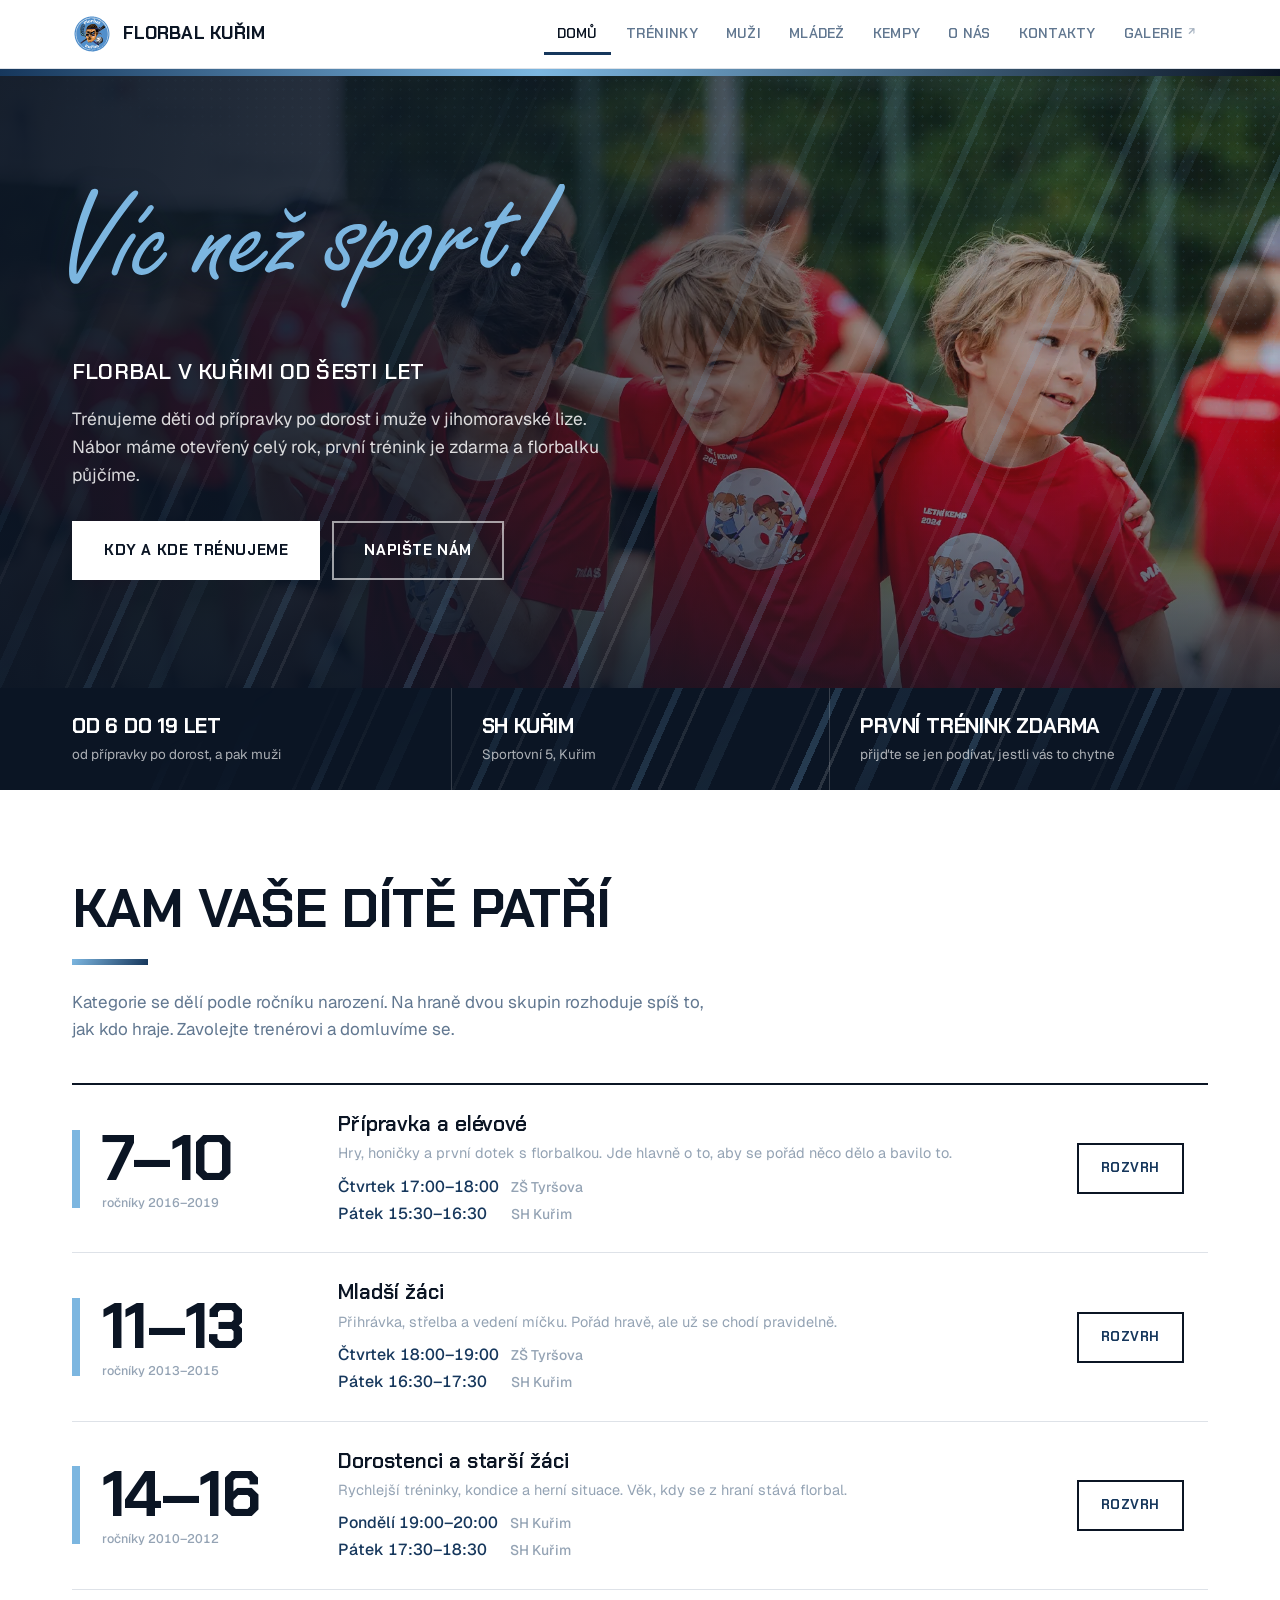
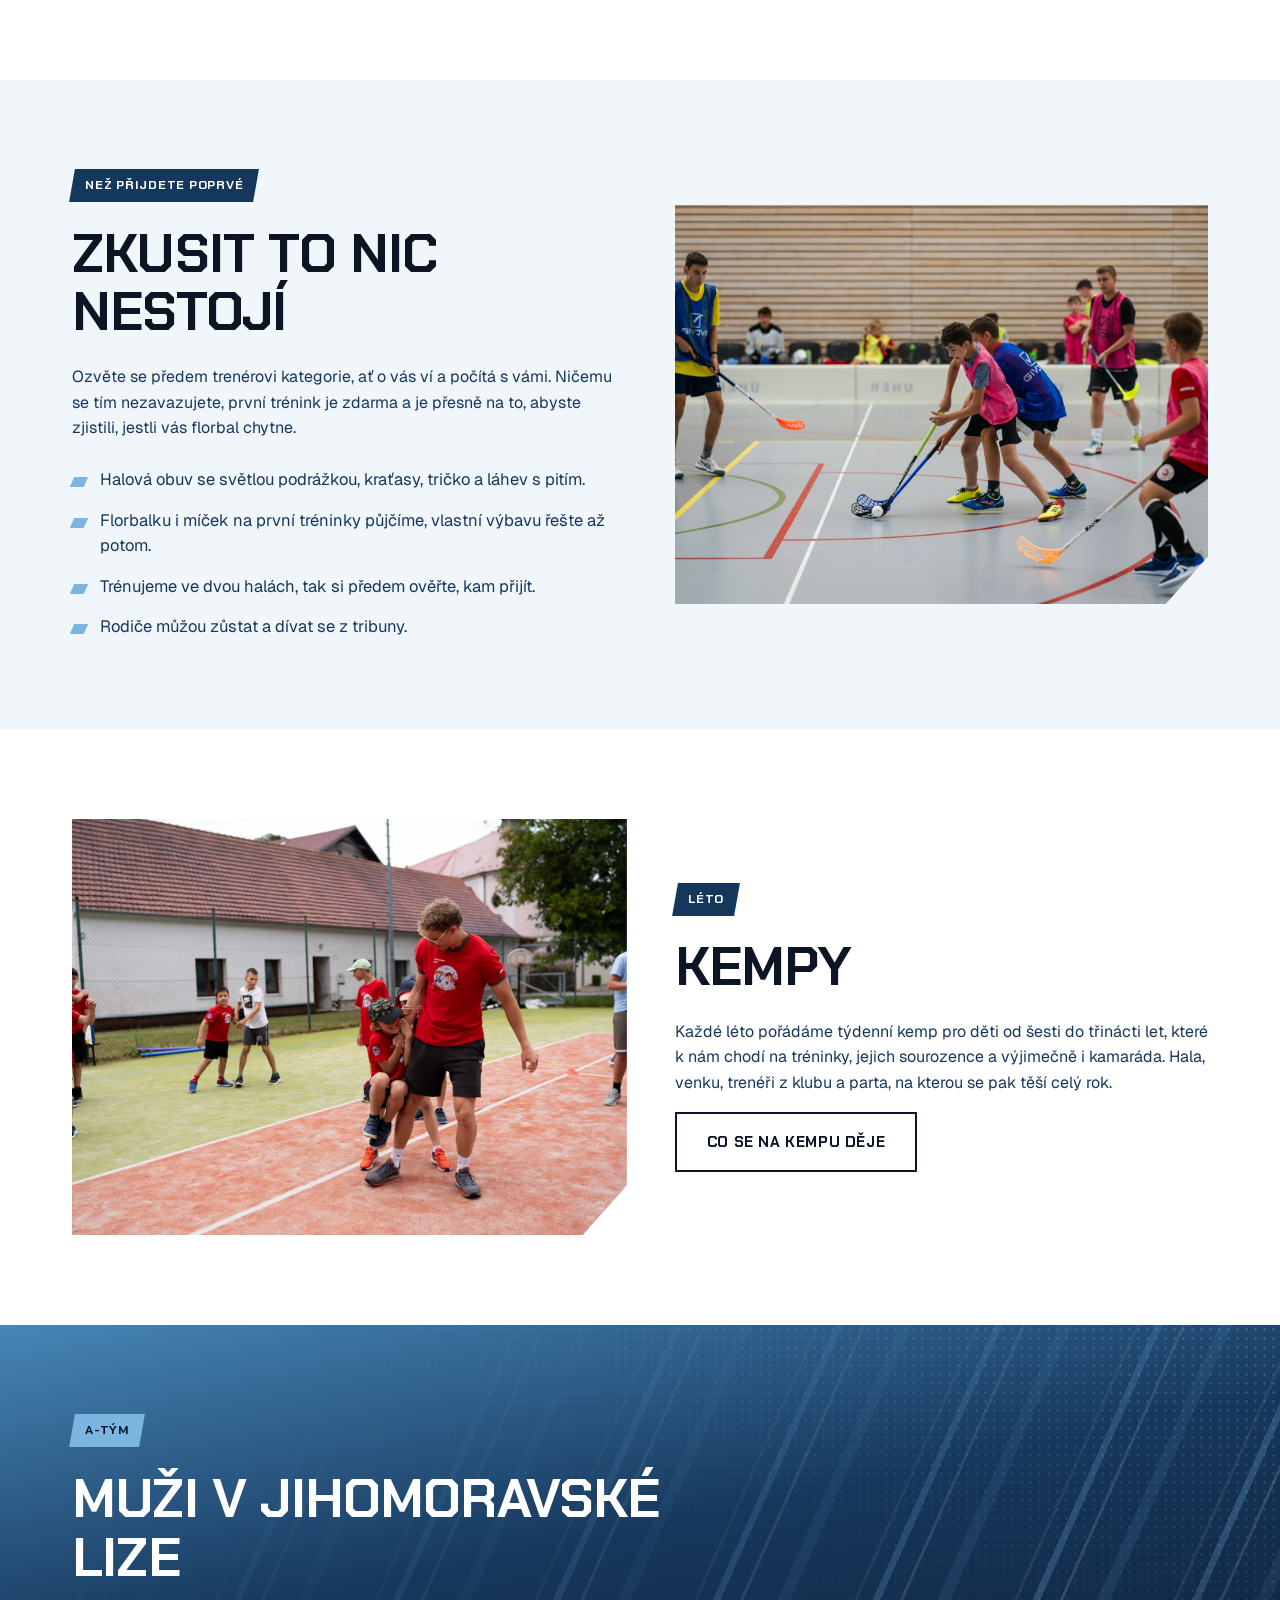
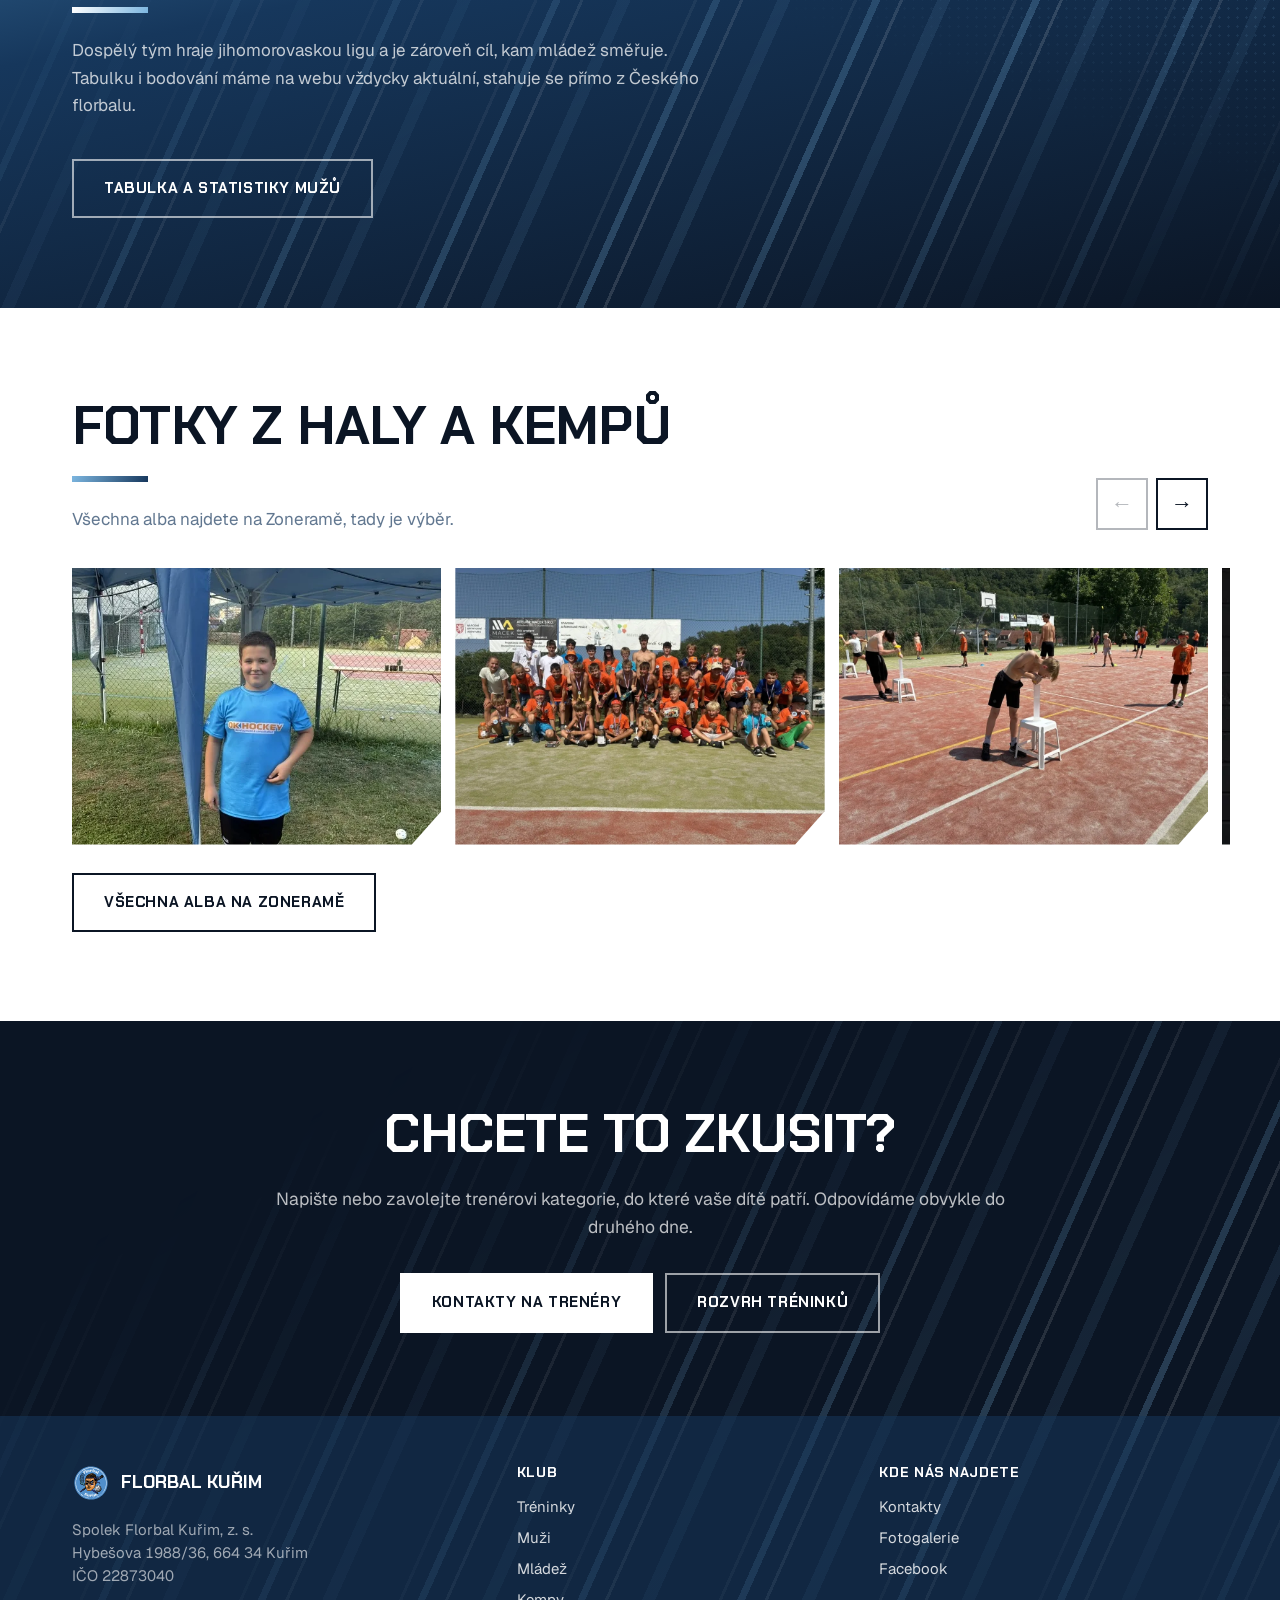
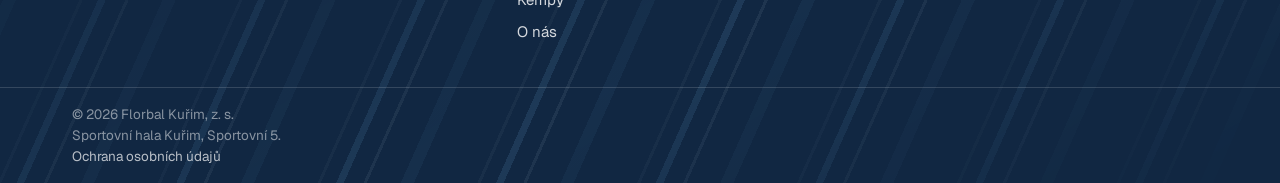
<file: index.html>
<!DOCTYPE html>
<html lang="cs">
<head>
<meta charset="utf-8">
<meta name="viewport" content="width=device-width,initial-scale=1">
<title>Florbal Kuřim | florbal pro děti i dospělé</title>
<meta name="description" content="Florbalový klub v Kuřimi. Trénujeme děti od přípravky po dorost i muže v jihomoravské lize. Nábor je otevřený celý rok, první trénink je zdarma.">
<link rel="canonical" href="https://florbalkurim.cz/">
<meta property="og:title" content="Florbal Kuřim">
<meta property="og:description" content="Florbalový klub v Kuřimi. Trénujeme děti od přípravky po dorost i muže v jihomoravské lize. Nábor je otevřený celý rok, první trénink je zdarma.">
<meta property="og:type" content="website">
<meta property="og:url" content="https://florbalkurim.cz/">
<meta property="og:site_name" content="Florbal Kuřim">
<meta property="og:locale" content="cs_CZ">
<meta property="og:image" content="https://florbalkurim.cz/nahled.jpg">
<meta property="og:image:width" content="1200">
<meta property="og:image:height" content="630">
<meta property="og:image:alt" content="Logo klubu Florbal Kuřim a slogan Víc než sport!">
<meta name="twitter:card" content="summary_large_image">
<link rel="icon" href="logo.svg" type="image/svg+xml">
<link rel="preconnect" href="https://fonts.googleapis.com">
<link rel="preconnect" href="https://fonts.gstatic.com" crossorigin>
<link href="https://fonts.googleapis.com/css2?family=Chakra+Petch:wght@600;700&family=Geist:wght@400;500;600&display=swap" rel="stylesheet">
<link rel="stylesheet" href="styl.css">
</head>
<body>

<header class="hlavicka">
  <div class="obal">
    <a class="znacka" href="./">
      <img src="logo.svg" alt=""><span>Florbal Kuřim</span>
    </a>
    <button class="prepinac" aria-label="Menu" aria-expanded="false" aria-controls="menu"><span></span></button>
    <nav class="menu" id="menu">
      <a href="./" aria-current="page">Domů</a>
      <a href="treninky/">Tréninky</a>
      <a href="muzi/">Muži</a>
      <a href="mladez/">Mládež</a>
      <a href="kempy-a-tabory/">Kempy</a>
      <a href="o-nas/">O nás</a>
      <a href="kontakty/">Kontakty</a>
      <a class="ven" href="https://FlorbalKurim.zonerama.com" target="_blank" rel="noopener">Galerie</a>
    </nav>
  </div>
</header>
<div class="lem"></div>

<section class="hero">
  <img class="fotka" src="fotky/hero.webp" alt=""
       data-misto="Široká fotka z haly, dění vpravo, vlevo místo na nadpis">
  <div class="stin"></div>
  <div class="srafy tmave"></div>
  <div class="rastr svetly"></div>
  <div class="obal">
    <div class="hero-text">
      <h1 class="slogan"><img src="slogan.svg" alt="Víc než sport!" width="558" height="143"></h1>
      <p class="podnadpis">Florbal v Kuřimi od šesti let</p>
      <p>Trénujeme děti od přípravky po dorost i muže v jihomoravské lize.
         Nábor máme otevřený celý rok, první trénink je zdarma a florbalku půjčíme.</p>
      <div class="tlacitka">
        <a class="tlacitko" href="treninky/">Kdy a kde trénujeme</a>
        <a class="tlacitko prazdne" href="kontakty/#napiste-nam">Napište nám</a>
      </div>
    </div>
  </div>
</section>

<section class="fakta">
  <div class="srafy tmave"></div>
  <div class="obal">
    <div><b>od 6 do 19 let</b><small>od přípravky po dorost, a pak muži</small></div>
    <div><b>SH Kuřim</b><small>Sportovní 5, Kuřim</small></div>
    <div><b>první trénink zdarma</b><small>přijďte se jen podívat, jestli vás to chytne</small></div>
  </div>
</section>

<section class="sekce">
  <div class="obal">
    <div class="hlava-sekce">
      <h2>Kam vaše dítě patří</h2>
      <p>Kategorie se dělí podle ročníku narození. Na hraně dvou skupin rozhoduje spíš to,
         jak kdo hraje. Zavolejte trenérovi a domluvíme se.</p>
    </div>

    <div class="kategorie">

      <article class="kat">
        <div class="srafy"></div>
        <div class="vek" data-vek="7-10">7–10 <small>ročníky <span class="rocniky-auto"></span></small></div>
        <div>
          <h3>Přípravka a elévové</h3>
          <p class="rocniky">Hry, honičky a první dotek s florbalkou. Jde hlavně o to, aby se pořád něco dělo a bavilo to.</p>
          <p class="rozvrh">Čtvrtek 17:00–18:00<em>ZŠ Tyršova</em>Pátek 15:30–16:30<em>SH Kuřim</em></p>
        </div>
        <a class="odkaz" href="treninky/">Rozvrh</a>
      </article>

      <article class="kat">
        <div class="srafy"></div>
        <div class="vek" data-vek="11-13">11–13 <small>ročníky <span class="rocniky-auto"></span></small></div>
        <div>
          <h3>Mladší žáci</h3>
          <p class="rocniky">Přihrávka, střelba a vedení míčku. Pořád hravě, ale už se chodí pravidelně.</p>
          <p class="rozvrh">Čtvrtek 18:00–19:00<em>ZŠ Tyršova</em>Pátek 16:30–17:30<em>SH Kuřim</em></p>
        </div>
        <a class="odkaz" href="treninky/">Rozvrh</a>
      </article>

      <article class="kat">
        <div class="srafy"></div>
        <div class="vek" data-vek="14-16">14–16 <small>ročníky <span class="rocniky-auto"></span></small></div>
        <div>
          <h3>Dorostenci a starší žáci</h3>
          <p class="rocniky">Rychlejší tréninky, kondice a herní situace. Věk, kdy se z hraní stává florbal.</p>
          <p class="rozvrh">Pondělí 19:00–20:00<em>SH Kuřim</em>Pátek 17:30–18:30<em>SH Kuřim</em></p>
        </div>
        <a class="odkaz" href="treninky/">Rozvrh</a>
      </article>

    </div>
  </div>
</section>

<section class="sekce svetla">
  <div class="obal">
    <div class="dvojice">
      <div>
        <span class="stitek"><span>Než přijdete poprvé</span></span>
        <h2>Zkusit to nic nestojí</h2>
        <p>Ozvěte se předem trenérovi kategorie, ať o vás ví a počítá s vámi.
           Ničemu se tím nezavazujete, první trénink je zdarma a je přesně na to,
           abyste zjistili, jestli vás florbal chytne.</p>
        <ul class="seznam">
          <li>Halová obuv se světlou podrážkou, kraťasy, tričko a láhev s pitím.</li>
          <li>Florbalku i míček na první tréninky půjčíme, vlastní výbavu řešte až potom.</li>
          <li>Trénujeme ve dvou halách, tak si předem ověřte, kam přijít.</li>
          <li>Rodiče můžou zůstat a dívat se z tribuny.</li>
        </ul>
      </div>
      <div class="ram">
        <img src="fotky/trenink.webp" alt="Trénink mládeže v hale" data-misto="Fotka z tréninku mládeže (4:3)">
      </div>
    </div>
  </div>
</section>

<section class="sekce">
  <div class="obal">
    <div class="dvojice">
      <div class="ram">
        <img src="fotky/kemp.webp" alt="Letní florbalový kemp" data-misto="Fotka z kempu (4:3)">
      </div>
      <div>
        <span class="stitek"><span>Léto</span></span>
        <h2>Kempy</h2>
        <p>Každé léto pořádáme týdenní kemp pro děti od šesti do třinácti let, které k nám
           chodí na tréninky, jejich sourozence a výjimečně i kamaráda. Hala, venku, trenéři
           z klubu a parta, na kterou se pak těší celý rok.</p>
        <p><a class="tlacitko svetle" href="kempy-a-tabory/">Co se na kempu děje</a></p>
      </div>
    </div>
  </div>
</section>

<section class="sekce tmava">
  <div class="srafy tmave"></div>
  <div class="rastr svetly"></div>
  <div class="obal">
    <div class="hlava-sekce">
      <span class="stitek"><span>A-tým</span></span>
      <h2>Muži v jihomoravské lize</h2>
      <p>Dospělý tým hraje jihomorovaskou ligu a je zároveň cíl, kam mládež směřuje.
         Tabulku i bodování máme na webu vždycky aktuální, stahuje se přímo
         z Českého florbalu.</p>
    </div>
    <p><a class="tlacitko prazdne" href="muzi/">Tabulka a statistiky mužů</a></p>
  </div>
</section>

<section class="sekce">
  <div class="obal">
    <div class="hlava-karusel">
      <div class="hlava-sekce">
        <h2>Fotky z haly a kempů</h2>
        <p>Všechna alba najdete na Zoneramě, tady je výběr.</p>
      </div>
      <div class="karusel-sipky">
        <button class="karusel-sipka" data-smer="-1" aria-label="Předchozí fotky" aria-controls="karusel">&#8592;</button>
        <button class="karusel-sipka" data-smer="1" aria-label="Další fotky" aria-controls="karusel">&#8594;</button>
      </div>
    </div>
    <div class="karusel" id="karusel" data-sada="hlavni" tabindex="0" aria-label="Fotky z galerie">
      <a class="karusel-snimek ram" href="https://FlorbalKurim.zonerama.com" target="_blank" rel="noopener"><img src="fotky/g1.webp" alt="Fotka z florbalu v Kuřimi" loading="lazy" data-misto="Fotka 1"></a>
      <a class="karusel-snimek ram" href="https://FlorbalKurim.zonerama.com" target="_blank" rel="noopener"><img src="fotky/g2.webp" alt="Fotka z florbalu v Kuřimi" loading="lazy" data-misto="Fotka 2"></a>
      <a class="karusel-snimek ram" href="https://FlorbalKurim.zonerama.com" target="_blank" rel="noopener"><img src="fotky/g3.webp" alt="Fotka z florbalu v Kuřimi" loading="lazy" data-misto="Fotka 3"></a>
    </div>
    <p style="margin-top:28px">
      <a class="tlacitko svetle" href="https://FlorbalKurim.zonerama.com" target="_blank" rel="noopener">Všechna alba na Zoneramě</a>
    </p>
  </div>
</section>

<div class="zaver">
  <div class="srafy tmave"></div>
  <section class="vyzva">
  <div class="obal">
    <h2>Chcete to zkusit?</h2>
    <p>Napište nebo zavolejte trenérovi kategorie, do které vaše dítě patří.
       Odpovídáme obvykle do druhého dne.</p>
    <div class="tlacitka">
      <a class="tlacitko" href="kontakty/">Kontakty na trenéry</a>
      <a class="tlacitko prazdne" href="treninky/">Rozvrh tréninků</a>
    </div>
  </div>
</section>

<footer class="paticka">
  <div class="obal">
    <div>
      <div class="znacka-p"><img src="logo.svg" alt=""><span>Florbal Kuřim</span></div>
      <p style="margin:0;color:rgba(255,255,255,.6)">Spolek Florbal Kuřim, z. s.<br>
         Hybešova 1988/36, 664 34 Kuřim<br>IČO 22873040</p>
    </div>
    <div>
      <h3>Klub</h3>
      <a href="treninky/">Tréninky</a>
      <a href="muzi/">Muži</a>
      <a href="mladez/">Mládež</a>
      <a href="kempy-a-tabory/">Kempy</a>
      <a href="o-nas/">O nás</a>
    </div>
    <div>
      <h3>Kde nás najdete</h3>
      <a href="kontakty/">Kontakty</a>
      <a href="https://FlorbalKurim.zonerama.com" target="_blank" rel="noopener">Fotogalerie</a>
      <a href="https://www.facebook.com/florbalkurim/" target="_blank" rel="noopener">Facebook</a>
    </div>
  </div>
  <div class="dole"><div class="obal">© <span class="rok-auto"></span> Florbal Kuřim, z. s.<br>Sportovní hala Kuřim, Sportovní 5.<br><a href="ochrana-osobnich-udaju/">Ochrana osobních údajů</a></div></div>
</footer>
</div>

<script src="web.js"></script>
</body>
</html>
</file>
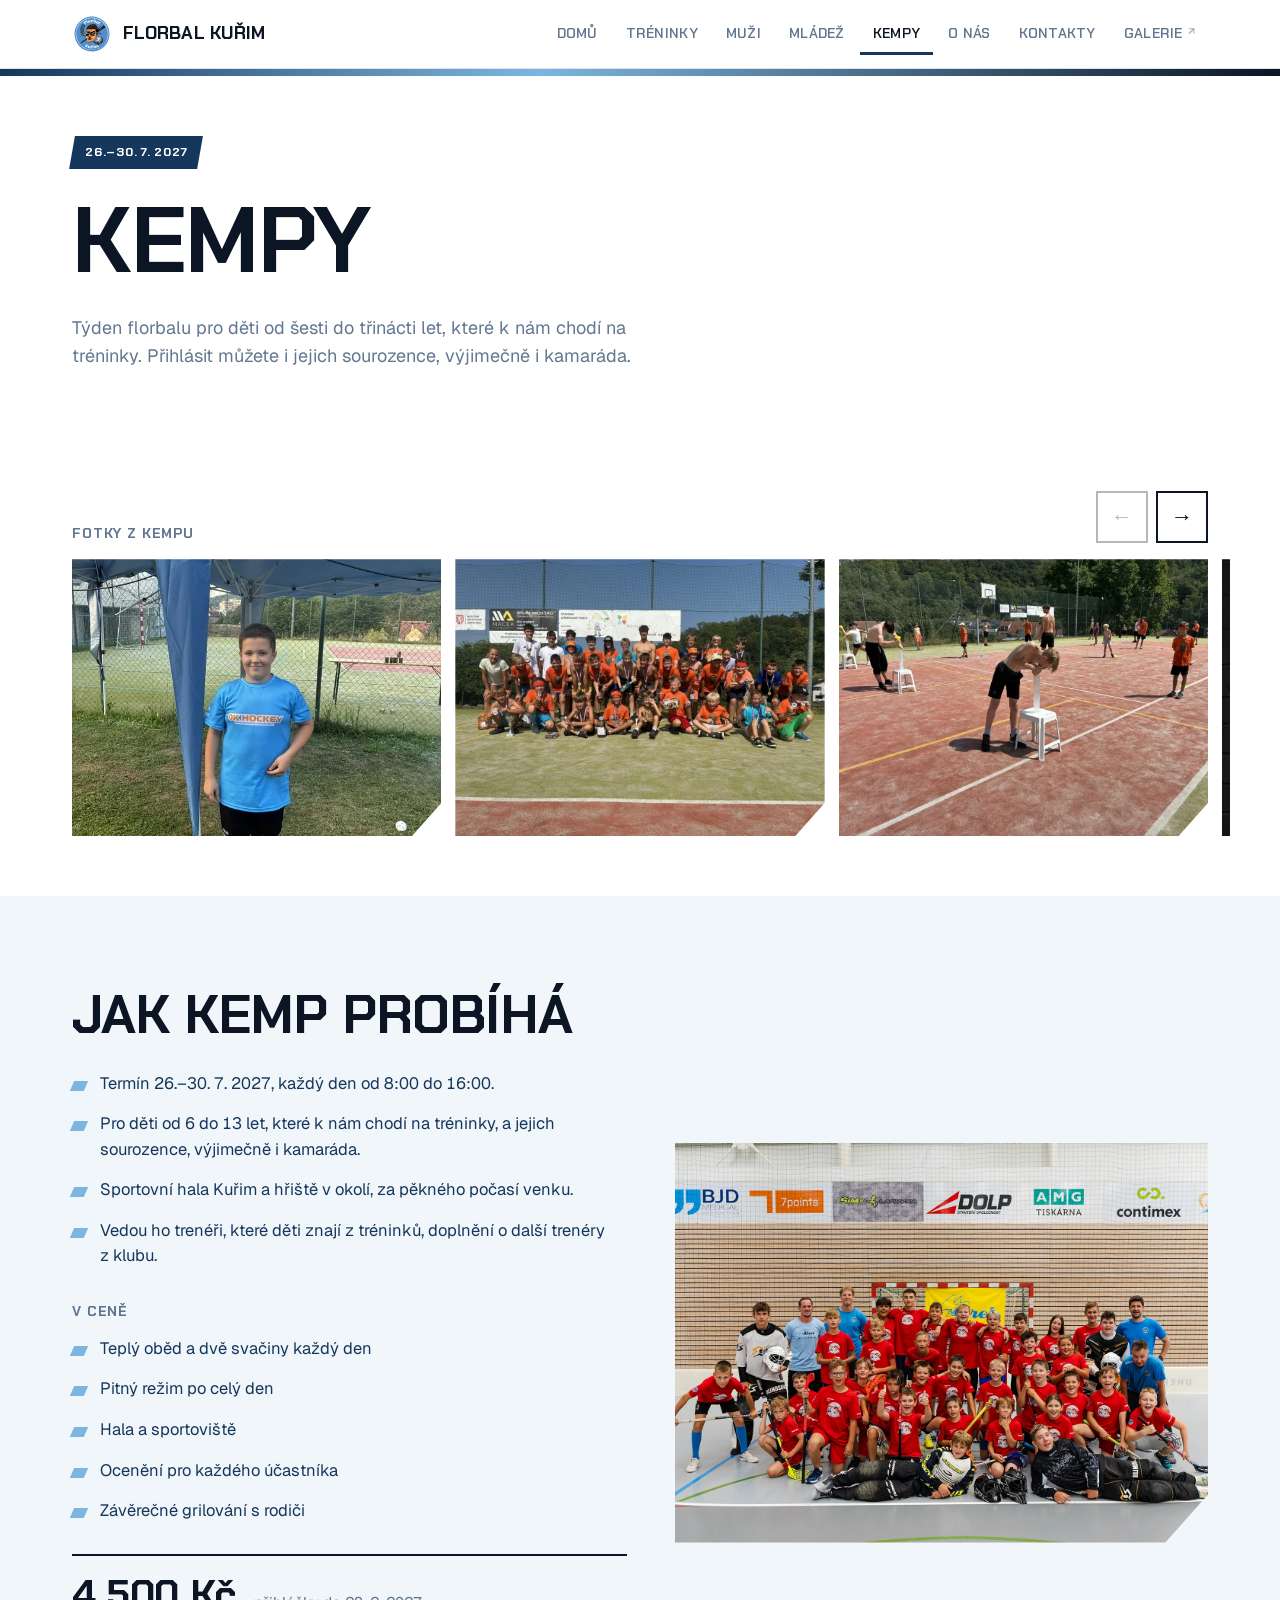
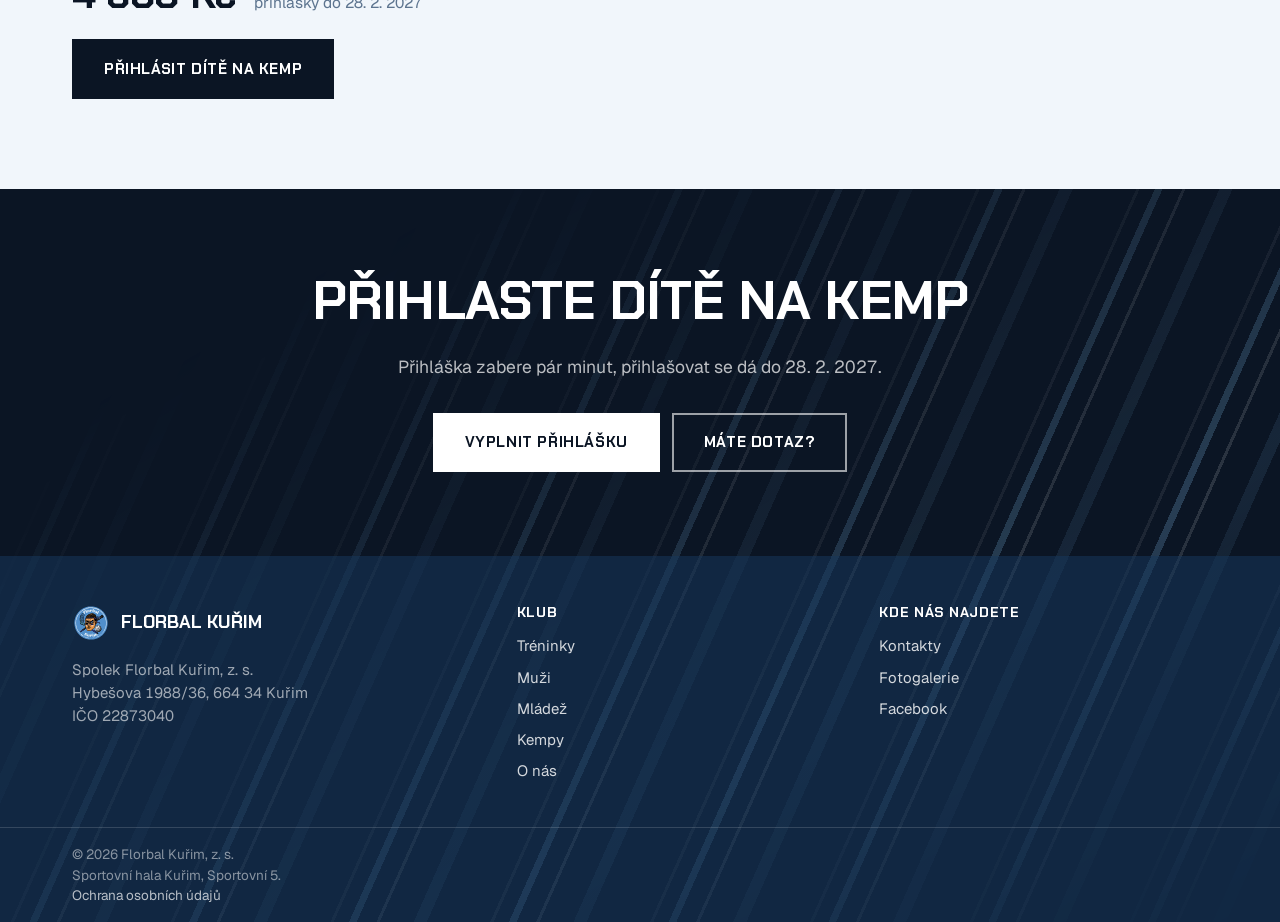
<file: kempy-a-tabory/index.html>
<!DOCTYPE html>
<html lang="cs">
<head>
<meta charset="utf-8">
<meta name="viewport" content="width=device-width,initial-scale=1">
<title>Kempy | Florbal Kuřim</title>
<meta name="description" content="Letní florbalový kemp pro děti v Kuřimi. Otevřený i dětem, které florbal nikdy nehrály.">
<link rel="canonical" href="https://florbalkurim.cz/kempy-a-tabory/">
<meta property="og:title" content="Kempy | Florbal Kuřim">
<meta property="og:description" content="Letní florbalový kemp pro děti v Kuřimi. Otevřený i dětem, které florbal nikdy nehrály.">
<meta property="og:type" content="website">
<meta property="og:url" content="https://florbalkurim.cz/kempy-a-tabory/">
<meta property="og:site_name" content="Florbal Kuřim">
<meta property="og:locale" content="cs_CZ">
<meta property="og:image" content="https://florbalkurim.cz/nahled.jpg">
<meta property="og:image:width" content="1200">
<meta property="og:image:height" content="630">
<meta property="og:image:alt" content="Logo klubu Florbal Kuřim a slogan Víc než sport!">
<meta name="twitter:card" content="summary_large_image">
<link rel="icon" href="../logo.svg" type="image/svg+xml">
<link rel="preconnect" href="https://fonts.googleapis.com">
<link rel="preconnect" href="https://fonts.gstatic.com" crossorigin>
<link href="https://fonts.googleapis.com/css2?family=Chakra+Petch:wght@600;700&family=Geist:wght@400;500;600&display=swap" rel="stylesheet">
<link rel="stylesheet" href="../styl.css">
</head>
<body>

<header class="hlavicka">
  <div class="obal">
    <a class="znacka" href="../">
      <img src="../logo.svg" alt=""><span>Florbal Kuřim</span>
    </a>
    <button class="prepinac" aria-label="Menu" aria-expanded="false" aria-controls="menu"><span></span></button>
    <nav class="menu" id="menu">
      <a href="../">Domů</a>
      <a href="../treninky/">Tréninky</a>
      <a href="../muzi/">Muži</a>
      <a href="../mladez/">Mládež</a>
      <a href="../kempy-a-tabory/" aria-current="page">Kempy</a>
      <a href="../o-nas/">O nás</a>
      <a href="../kontakty/">Kontakty</a>
      <a class="ven" href="https://FlorbalKurim.zonerama.com" target="_blank" rel="noopener">Galerie</a>
    </nav>
  </div>
</header>
<div class="lem"></div>

<section class="sekce tesna">
  <div class="obal">
    <span class="stitek"><span>26.–30. 7. 2027</span></span>
    <h1>Kempy</h1>
    <p class="vede">Týden florbalu pro děti od šesti do třinácti let, které k nám chodí
       na tréninky. Přihlásit můžete i jejich sourozence, výjimečně i kamaráda.</p>
  </div>
</section>

<section class="sekce tesna">
  <div class="obal">
    <div class="hlava-karusel">
      <h2 class="mezititulek">Fotky z kempu</h2>
      <div class="karusel-sipky">
        <button class="karusel-sipka" data-smer="-1" aria-label="Předchozí fotky" aria-controls="karusel-kemp">&#8592;</button>
        <button class="karusel-sipka" data-smer="1" aria-label="Další fotky" aria-controls="karusel-kemp">&#8594;</button>
      </div>
    </div>
    <div class="karusel" id="karusel-kemp" data-sada="kemp" tabindex="0" aria-label="Fotky z kempu">
      <a class="karusel-snimek ram" href="https://FlorbalKurim.zonerama.com" target="_blank" rel="noopener"><img src="../fotky/kemp1.webp" alt="Fotka z kempu" loading="lazy" data-misto="Fotka z kempu 1"></a>
      <a class="karusel-snimek ram" href="https://FlorbalKurim.zonerama.com" target="_blank" rel="noopener"><img src="../fotky/kemp2.webp" alt="Fotka z kempu" loading="lazy" data-misto="Fotka z kempu 2"></a>
      <a class="karusel-snimek ram" href="https://FlorbalKurim.zonerama.com" target="_blank" rel="noopener"><img src="../fotky/kemp3.webp" alt="Fotka z kempu" loading="lazy" data-misto="Fotka z kempu 3"></a>
    </div>
  </div>
</section>

<section class="sekce svetla">
  <div class="obal">
    <div class="dvojice">
      <div>
        <h2>Jak kemp probíhá</h2>
        <ul class="seznam">
          <li>Termín 26.–30. 7. 2027, každý den od 8:00 do 16:00.</li>
          <li>Pro děti od 6 do 13 let, které k nám chodí na tréninky, a jejich sourozence, výjimečně i kamaráda.</li>
          <li>Sportovní hala Kuřim a hřiště v okolí, za pěkného počasí venku.</li>
          <li>Vedou ho trenéři, které děti znají z tréninků, doplnění o další trenéry z klubu.</li>
        </ul>

        <h3 class="podnadpis-kemp">V ceně</h3>
        <ul class="seznam">
          <li>Teplý oběd a dvě svačiny každý den</li>
          <li>Pitný režim po celý den</li>
          <li>Hala a sportoviště</li>
          <li>Ocenění pro každého účastníka</li>
          <li>Závěrečné grilování s rodiči</li>
        </ul>

        <p class="cena"><b>4 500 Kč</b><span>přihlášky do 28. 2. 2027</span></p>
        <p class="kemp-akce"><a class="tlacitko" href="prihlaska/">Přihlásit dítě na kemp</a></p>
      </div>
      <div class="ram">
        <img src="../fotky/kemp-velka.webp" alt="Děti na kempu"
             data-misto="Větší fotka z kempu, nejlepší jakou máš">
      </div>
    </div>
  </div>
</section>

<div class="zaver">
  <div class="srafy tmave"></div>
  <section class="vyzva">
    <div class="obal">
      <h2>Přihlaste dítě na kemp</h2>
      <p>Přihláška zabere pár minut, přihlašovat se dá do 28. 2. 2027.</p>
      <div class="tlacitka"><a class="tlacitko" href="prihlaska/">Vyplnit přihlášku</a><a class="tlacitko prazdne" href="../kontakty/#napiste-nam">Máte dotaz?</a></div>
    </div>
  </section>
  <footer class="paticka">
    <div class="obal">
      <div>
        <div class="znacka-p"><img src="../logo.svg" alt=""><span>Florbal Kuřim</span></div>
        <p style="margin:0;color:rgba(255,255,255,.6)">Spolek Florbal Kuřim, z. s.<br>
           Hybešova 1988/36, 664 34 Kuřim<br>IČO 22873040</p>
      </div>
      <div>
        <h3>Klub</h3>
        <a href="../treninky/">Tréninky</a>
        <a href="../muzi/">Muži</a>
        <a href="../mladez/">Mládež</a>
        <a href="../kempy-a-tabory/">Kempy</a>
        <a href="../o-nas/">O nás</a>
      </div>
      <div>
        <h3>Kde nás najdete</h3>
        <a href="../kontakty/">Kontakty</a>
        <a href="https://FlorbalKurim.zonerama.com" target="_blank" rel="noopener">Fotogalerie</a>
      <a href="https://www.facebook.com/florbalkurim/" target="_blank" rel="noopener">Facebook</a>
      </div>
    </div>
    <div class="dole"><div class="obal">© <span class="rok-auto"></span> Florbal Kuřim, z. s.<br>Sportovní hala Kuřim, Sportovní 5.<br><a href="../ochrana-osobnich-udaju/">Ochrana osobních údajů</a></div></div>
  </footer>
</div>

<script src="../web.js"></script>
</body>
</html>
</file>
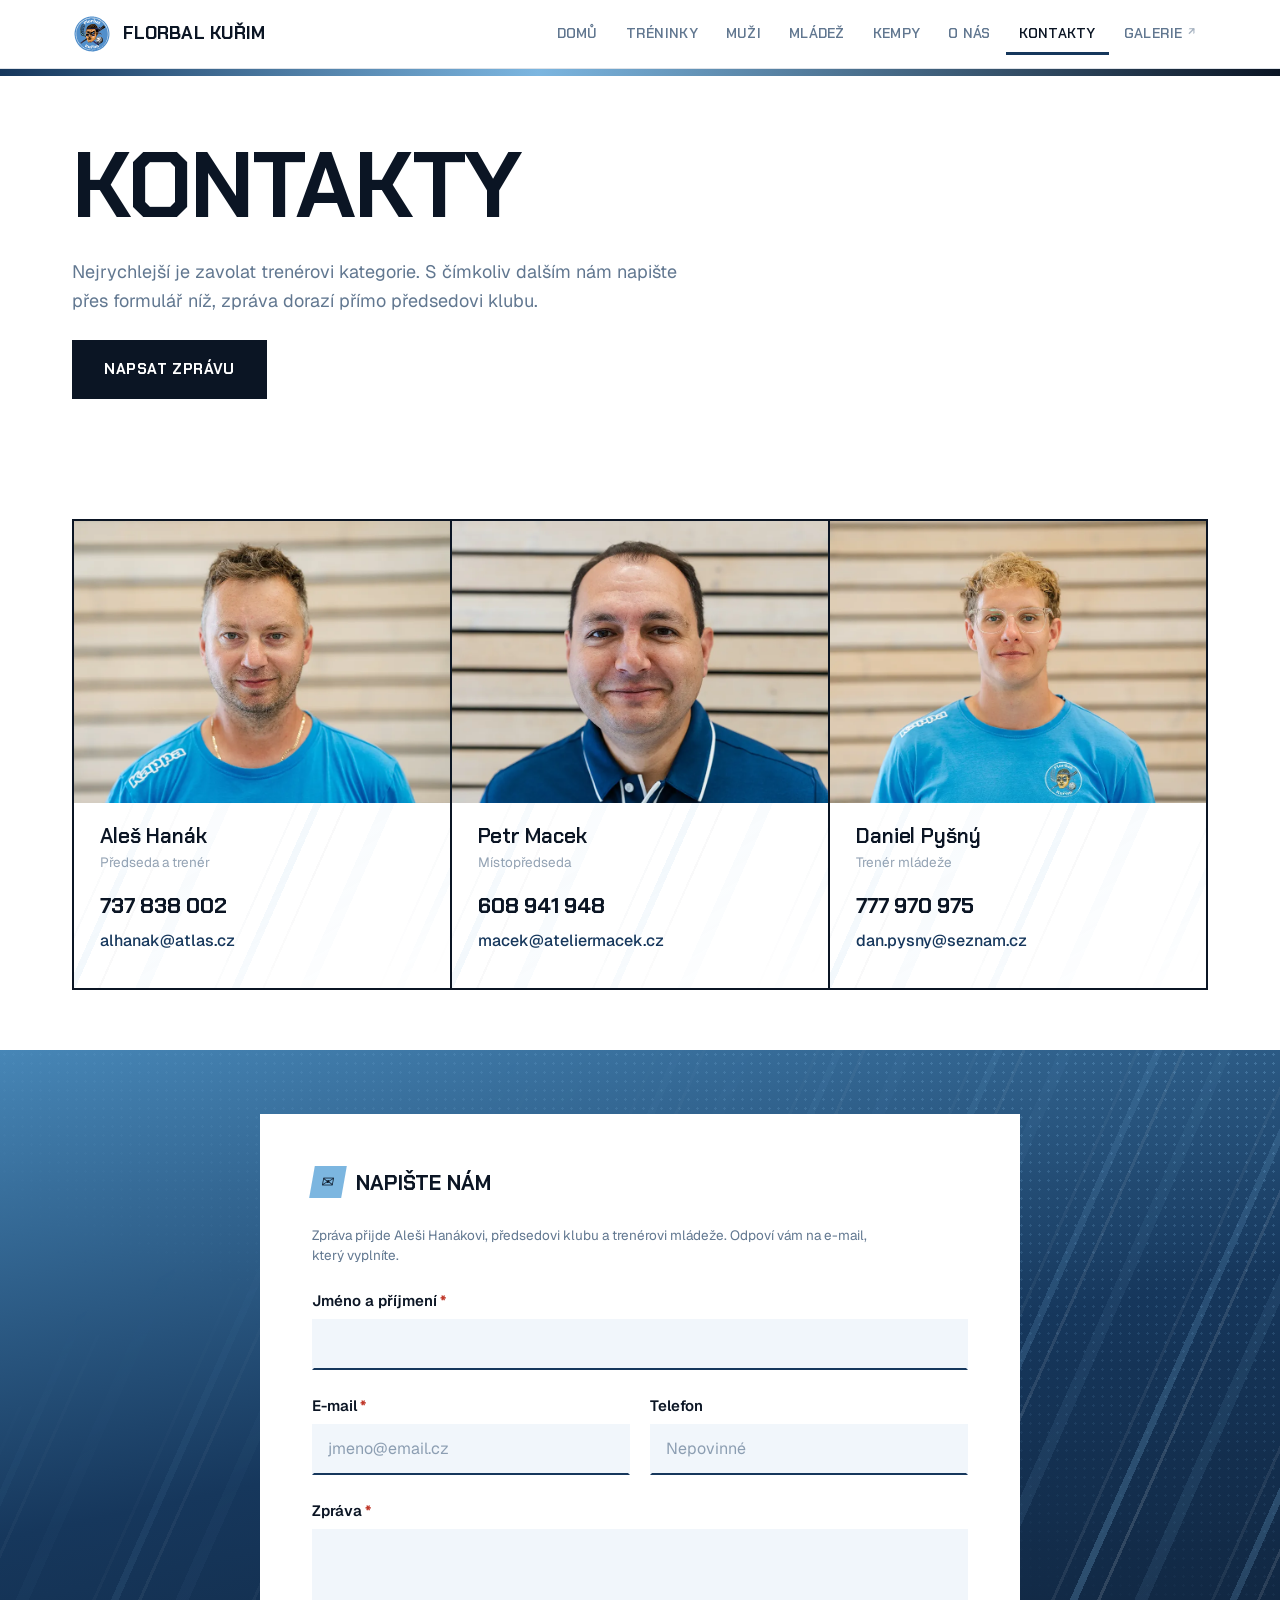
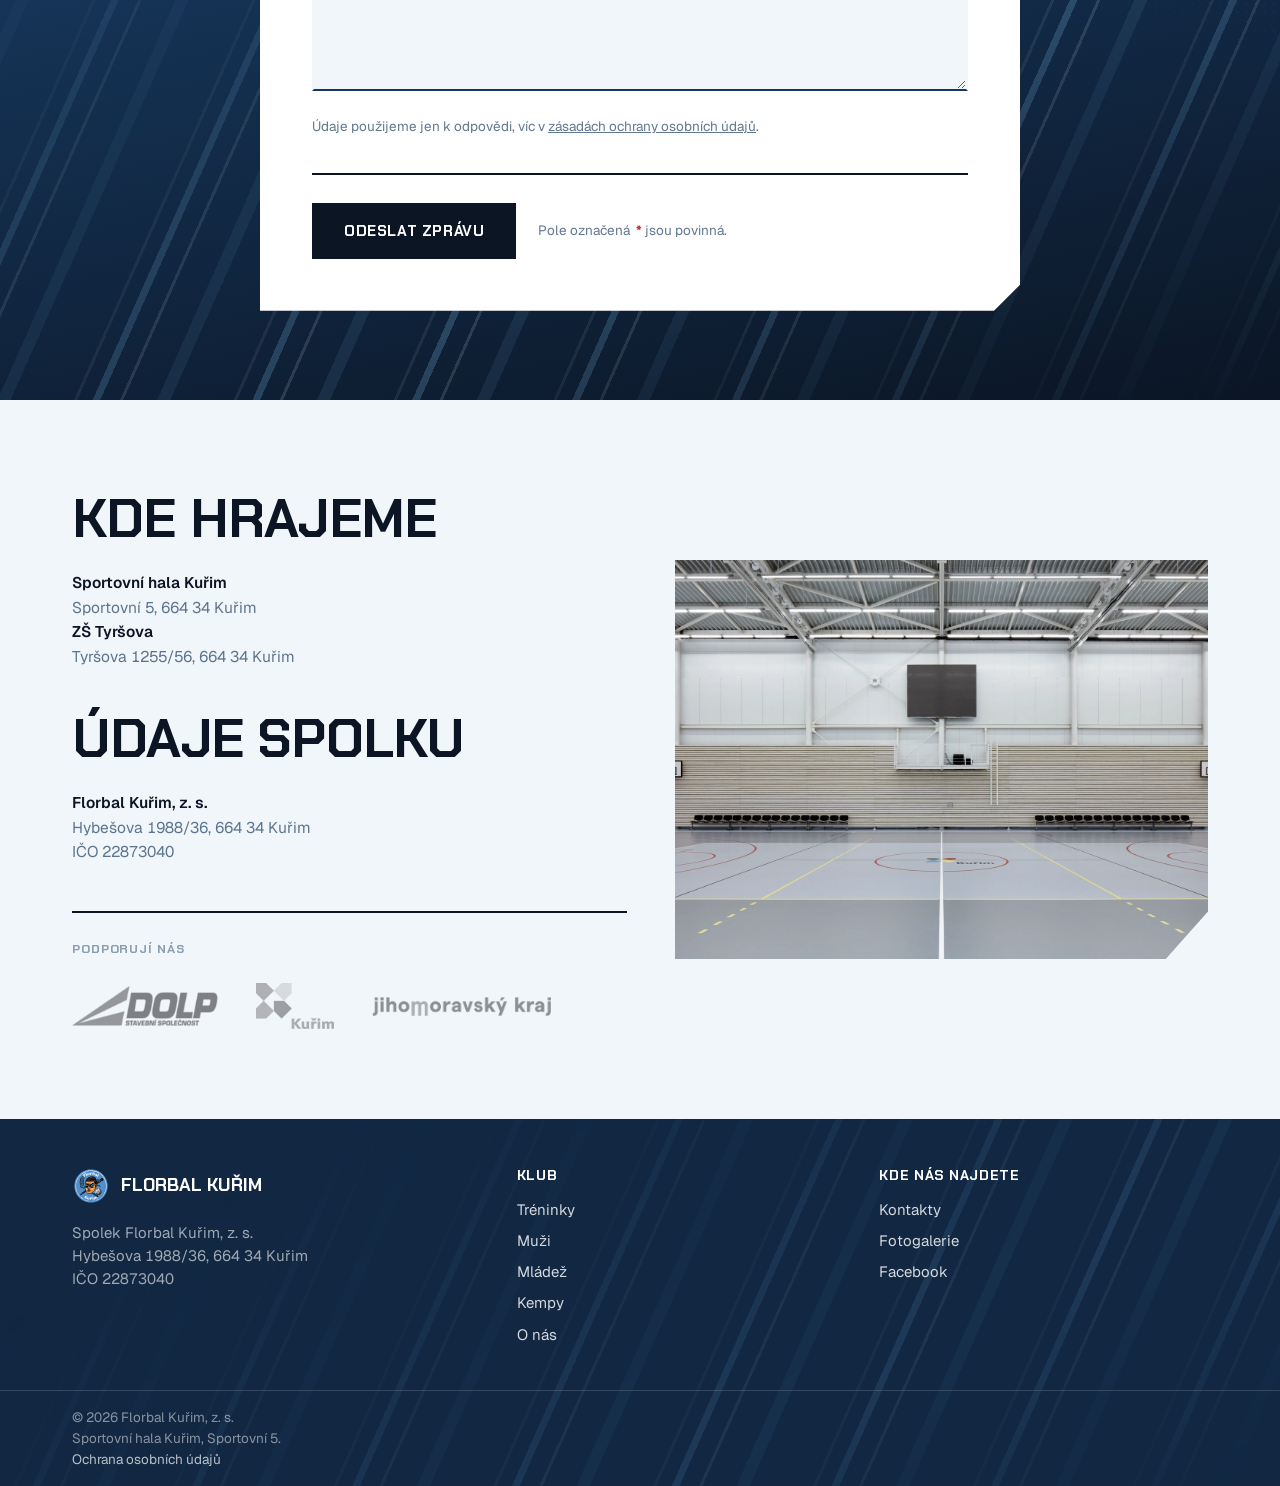
<file: kontakty/index.html>
<!DOCTYPE html>
<html lang="cs">
<head>
<meta charset="utf-8">
<meta name="viewport" content="width=device-width,initial-scale=1">
<title>Kontakty | Florbal Kuřim</title>
<meta name="description" content="Kontakty na trenéry a vedení klubu Florbal Kuřim, adresa haly a údaje spolku.">
<link rel="canonical" href="https://florbalkurim.cz/kontakty/">
<meta property="og:title" content="Kontakty | Florbal Kuřim">
<meta property="og:description" content="Kontakty na trenéry a vedení klubu Florbal Kuřim, adresa haly a údaje spolku.">
<meta property="og:type" content="website">
<meta property="og:url" content="https://florbalkurim.cz/kontakty/">
<meta property="og:site_name" content="Florbal Kuřim">
<meta property="og:locale" content="cs_CZ">
<meta property="og:image" content="https://florbalkurim.cz/nahled.jpg">
<meta property="og:image:width" content="1200">
<meta property="og:image:height" content="630">
<meta property="og:image:alt" content="Logo klubu Florbal Kuřim a slogan Víc než sport!">
<meta name="twitter:card" content="summary_large_image">
<link rel="icon" href="../logo.svg" type="image/svg+xml">
<link rel="preconnect" href="https://fonts.googleapis.com">
<link rel="preconnect" href="https://fonts.gstatic.com" crossorigin>
<link href="https://fonts.googleapis.com/css2?family=Chakra+Petch:wght@600;700&family=Geist:wght@400;500;600&display=swap" rel="stylesheet">
<link rel="stylesheet" href="../styl.css">
</head>
<body>

<header class="hlavicka">
  <div class="obal">
    <a class="znacka" href="../">
      <img src="../logo.svg" alt=""><span>Florbal Kuřim</span>
    </a>
    <button class="prepinac" aria-label="Menu" aria-expanded="false" aria-controls="menu"><span></span></button>
    <nav class="menu" id="menu">
      <a href="../">Domů</a>
      <a href="../treninky/">Tréninky</a>
      <a href="../muzi/">Muži</a>
      <a href="../mladez/">Mládež</a>
      <a href="../kempy-a-tabory/">Kempy</a>
      <a href="../o-nas/">O nás</a>
      <a href="../kontakty/" aria-current="page">Kontakty</a>
      <a class="ven" href="https://FlorbalKurim.zonerama.com" target="_blank" rel="noopener">Galerie</a>
    </nav>
  </div>
</header>
<div class="lem"></div>

<section class="sekce tesna">
  <div class="obal">
    <h1>Kontakty</h1>
    <p class="vede">Nejrychlejší je zavolat trenérovi kategorie. S čímkoliv dalším
       nám napište přes formulář níž, zpráva dorazí přímo předsedovi klubu.</p>
    <p class="kontakt-skok"><a class="tlacitko" href="#napiste-nam">Napsat zprávu</a></p>
  </div>
</section>

<section class="sekce tesna">
  <div class="obal">
    <div class="mrizka">
      <div class="karta">
        <div class="srafy"></div>
        <div class="portret">
          <img src="../fotky/ales-hanak.webp" alt="Aleš Hanák" data-misto="Fotka Aleš Hanák">
        </div>
        <h3>Aleš Hanák</h3>
        <p class="role">Předseda a trenér</p>
        <a class="tel" href="tel:+420737838002">737 838 002</a>
        <a data-ucet="alhanak" data-domena="atlas.cz">e-mail</a>
      </div>
      <div class="karta">
        <div class="srafy"></div>
        <div class="portret">
          <img src="../fotky/petr-macek.webp" alt="Petr Macek" data-misto="Fotka Petr Macek">
        </div>
        <h3>Petr Macek</h3>
        <p class="role">Místopředseda</p>
        <a class="tel" href="tel:+420608941948">608 941 948</a>
        <a data-ucet="macek" data-domena="ateliermacek.cz">e-mail</a>
      </div>
      <div class="karta">
        <div class="srafy"></div>
        <div class="portret">
          <img src="../fotky/daniel-pysny.webp" alt="Daniel Pyšný" data-misto="Fotka Daniel Pyšný">
        </div>
        <h3>Daniel Pyšný</h3>
        <p class="role">Trenér mládeže</p>
        <a class="tel" href="tel:+420777970975">777 970 975</a>
        <a data-ucet="dan.pysny" data-domena="seznam.cz">e-mail</a>
      </div>
    </div>
  </div>
</section>

<section class="sekce tmava sekce-formular" id="napiste-nam">
  <div class="srafy tmave"></div>
  <div class="rastr svetly"></div>
  <div class="obal">

    <div class="formular-karta hlaseni" id="dotaz-odeslan" tabindex="-1">
      <div class="hotovo-ikona" aria-hidden="true">✓</div>
      <h2>Zpráva je odeslaná</h2>
      <p id="dotaz-odeslan-text">Děkujeme, odpovíme vám co nejdřív na e-mail, který jste vyplnili.</p>
      <p class="napoveda">Kopie zprávy vám přišla e-mailem. Když ji nenajdete, mrkněte do spamu.</p>
    </div>

    <form class="formular formular-karta" id="dotaz" action="#" method="POST" novalidate>
      <div class="past" aria-hidden="true"><label>Toto pole nevyplňujte <input type="text" name="web_firmy" tabindex="-1" autocomplete="off"></label></div>
      <fieldset>
        <legend><span class="krok">✉</span>Napište nám</legend>
        <p class="napoveda siroke">Zpráva přijde Aleši Hanákovi, předsedovi klubu a trenérovi mládeže. Odpoví vám na e-mail, který vyplníte.</p>
        <div class="pole siroke">
          <label for="d-jmeno">Jméno a příjmení<span class="povinne" aria-hidden="true">*</span></label>
          <input id="d-jmeno" name="jmeno" required autocomplete="name" data-chyba="Napište prosím své jméno.">
        </div>
        <div class="pole">
          <label for="d-email">E-mail<span class="povinne" aria-hidden="true">*</span></label>
          <input id="d-email" name="email" type="email" required autocomplete="email" inputmode="email"
                 placeholder="jmeno@email.cz" pattern="[^@\s]+@[^@\s]+\.[^@\s]{2,}"
                 data-chyba="Napište platný e-mail, jinak vám nemůžeme odpovědět.">
        </div>
        <div class="pole">
          <label for="d-telefon">Telefon</label>
          <input id="d-telefon" name="telefon" type="tel" autocomplete="tel" inputmode="tel" placeholder="Nepovinné">
        </div>
        <div class="pole siroke">
          <label for="d-zprava">Zpráva<span class="povinne" aria-hidden="true">*</span></label>
          <textarea id="d-zprava" name="zprava" rows="6" required data-chyba="Napište prosím zprávu."></textarea>
        </div>
        <p class="napoveda siroke">Údaje použijeme jen k odpovědi, víc v <a href="../ochrana-osobnich-udaju/">zásadách ochrany osobních údajů</a>.</p>
      </fieldset>
      <p class="chyba-odeslani" id="dotaz-chyba" role="alert"></p>
      <div class="odeslat">
        <button class="tlacitko" type="submit">Odeslat zprávu</button>
        <p class="napoveda">Pole označená <span class="povinne">*</span> jsou povinná.</p>
        <p class="odesilam" id="dotaz-odesilam" role="status">Odesíláme zprávu, chvilku to trvá.</p>
      </div>
    </form>

  </div>
</section>


<section class="sekce svetla">
  <div class="obal">
    <div class="dvojice">
      <div>
        <h2>Kde hrajeme</h2>
        <p class="udaje">
          <b>Sportovní hala Kuřim</b><br>Sportovní 5, 664 34 Kuřim<br>
          <b>ZŠ Tyršova</b><br>Tyršova 1255/56, 664 34 Kuřim
        </p>
        <h2 style="margin-top:40px">Údaje spolku</h2>
        <p class="udaje">
          <b>Florbal Kuřim, z. s.</b><br>
          Hybešova 1988/36, 664 34 Kuřim<br>
          IČO 22873040
        </p>

        <div class="podpora">
          <p class="podpora-nadpis">Podporují nás</p>
          <div class="loga">
            <img class="l-dolp" src="../fotky/logo-dolp.webp"
                 alt="DOLP stavební společnost" data-misto="Logo DOLP">
            <img class="l-kurim" src="../fotky/logo-kurim.webp"
                 alt="Město Kuřim" data-misto="Logo Kuřim">
            <img class="l-jmk" src="../fotky/logo-jmk.webp"
                 alt="Jihomoravský kraj" data-misto="Logo JMK">
          </div>
        </div>
      </div>
      <div class="ram">
        <img src="../fotky/hala.webp" alt="Sportovní hala Kuřim"
             data-misto="Fotka haly nebo výřez z mapy">
      </div>
    </div>
  </div>
</section>

<div class="zaver">
  <div class="srafy tmave"></div>

  <footer class="paticka">
    <div class="obal">
      <div>
        <div class="znacka-p"><img src="../logo.svg" alt=""><span>Florbal Kuřim</span></div>
        <p style="margin:0;color:rgba(255,255,255,.6)">Spolek Florbal Kuřim, z. s.<br>
           Hybešova 1988/36, 664 34 Kuřim<br>IČO 22873040</p>
      </div>
      <div>
        <h3>Klub</h3>
        <a href="../treninky/">Tréninky</a>
        <a href="../muzi/">Muži</a>
        <a href="../mladez/">Mládež</a>
        <a href="../kempy-a-tabory/">Kempy</a>
        <a href="../o-nas/">O nás</a>
      </div>
      <div>
        <h3>Kde nás najdete</h3>
        <a href="../kontakty/">Kontakty</a>
        <a href="https://FlorbalKurim.zonerama.com" target="_blank" rel="noopener">Fotogalerie</a>
      <a href="https://www.facebook.com/florbalkurim/" target="_blank" rel="noopener">Facebook</a>
      </div>
    </div>
    <div class="dole"><div class="obal">© <span class="rok-auto"></span> Florbal Kuřim, z. s.<br>Sportovní hala Kuřim, Sportovní 5.<br><a href="../ochrana-osobnich-udaju/">Ochrana osobních údajů</a></div></div>
  </footer>
</div>

<script src="../web.js"></script>
<script src="../kontakt.js"></script>
</body>
</html>
</file>
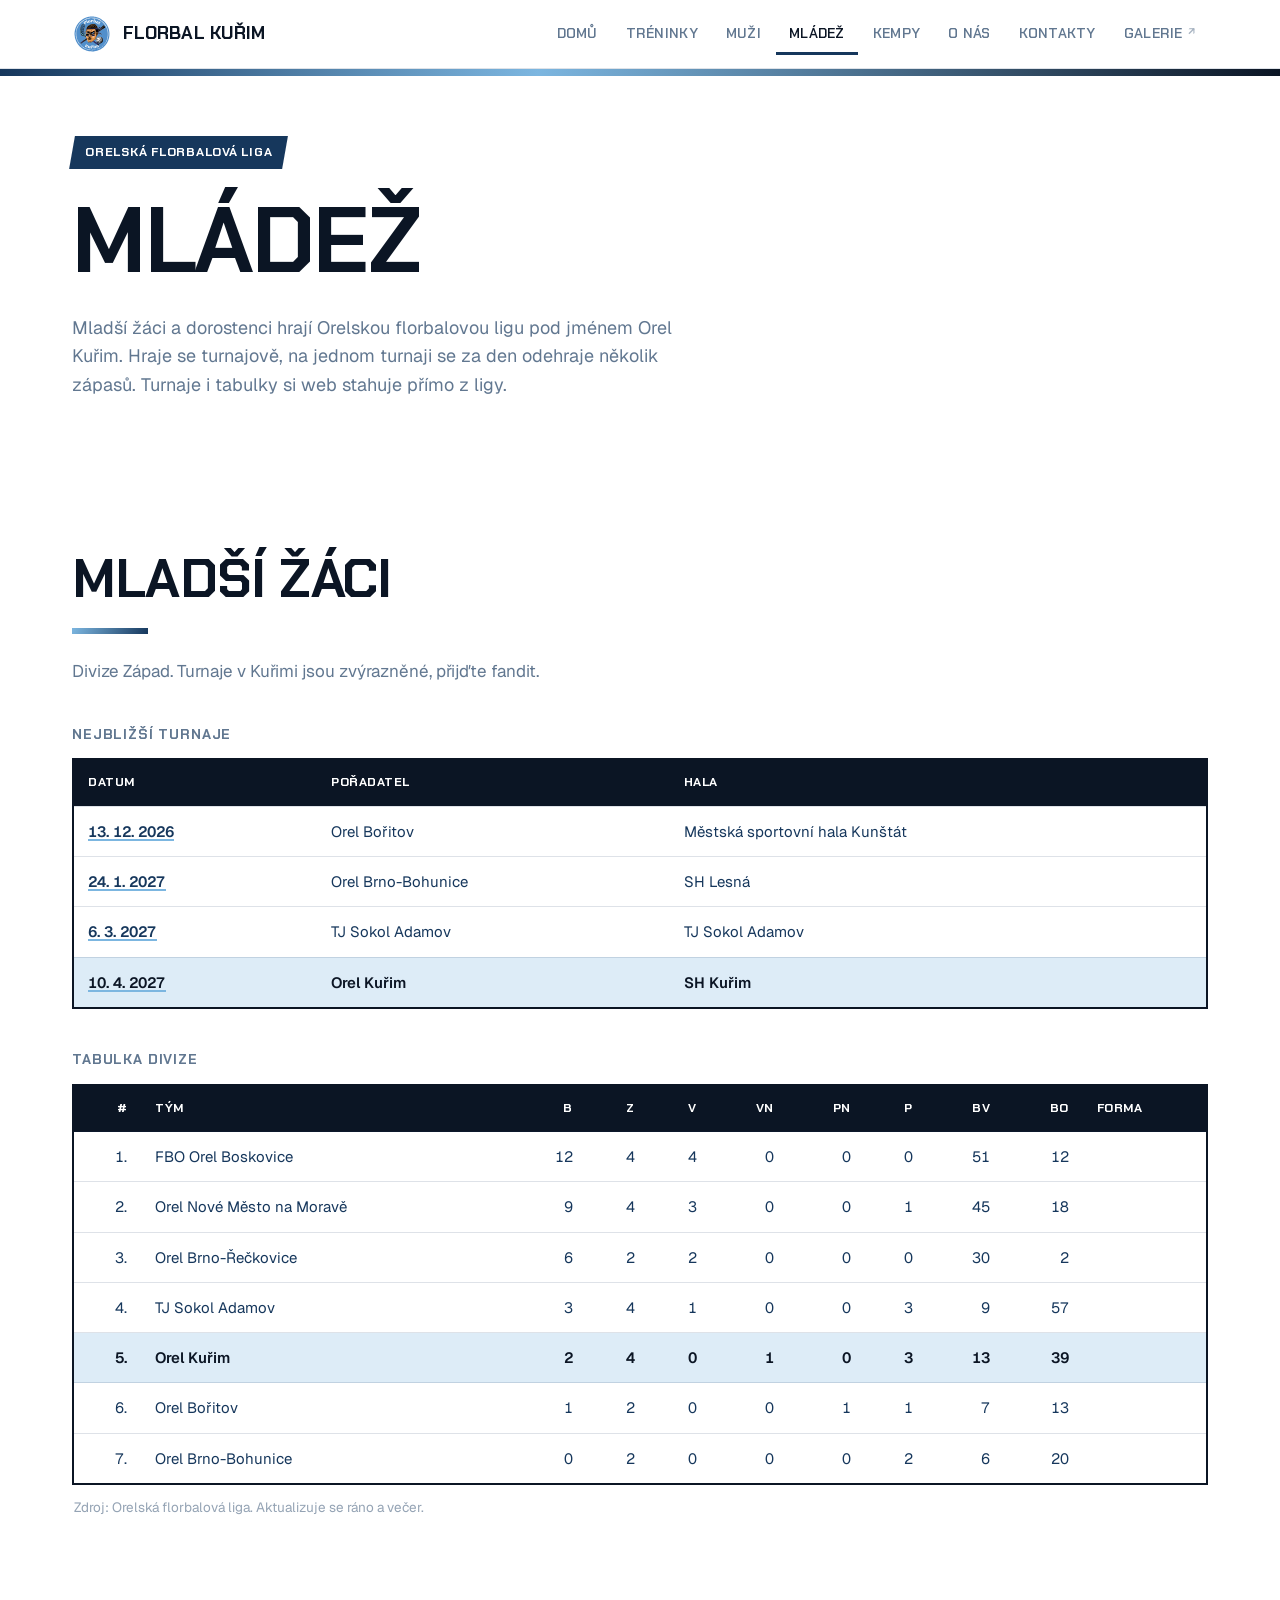
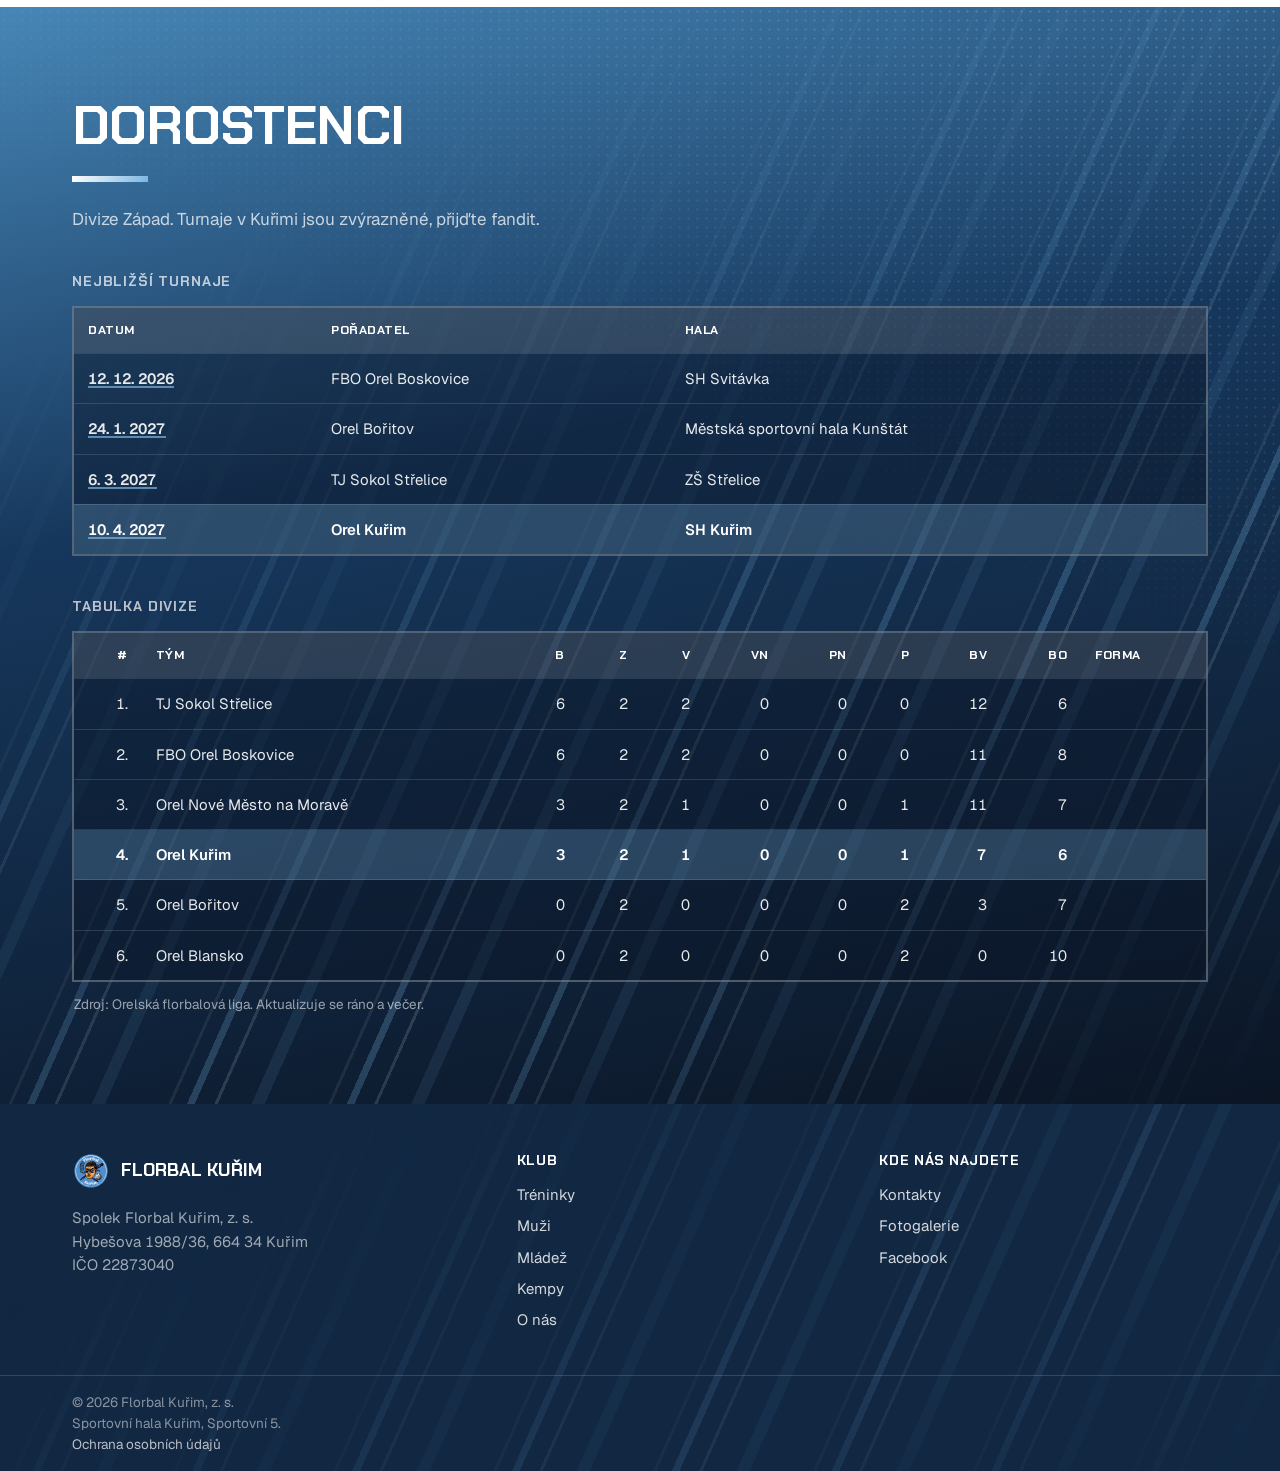
<file: mladez/index.html>
<!DOCTYPE html>
<html lang="cs">
<head>
<meta charset="utf-8">
<meta name="viewport" content="width=device-width,initial-scale=1">
<title>Mládež | Florbal Kuřim</title>
<meta name="description" content="Mladší žáci a dorostenci Florbalu Kuřim v Orelské florbalové lize. Nejbližší turnaje a tabulky divize Západ.">
<link rel="canonical" href="https://florbalkurim.cz/mladez/">
<meta property="og:title" content="Mládež | Florbal Kuřim">
<meta property="og:description" content="Mladší žáci a dorostenci Florbalu Kuřim v Orelské florbalové lize. Nejbližší turnaje a tabulky divize Západ.">
<meta property="og:type" content="website">
<meta property="og:url" content="https://florbalkurim.cz/mladez/">
<meta property="og:site_name" content="Florbal Kuřim">
<meta property="og:locale" content="cs_CZ">
<meta property="og:image" content="https://florbalkurim.cz/nahled.jpg">
<meta property="og:image:width" content="1200">
<meta property="og:image:height" content="630">
<meta property="og:image:alt" content="Logo klubu Florbal Kuřim a slogan Víc než sport!">
<meta name="twitter:card" content="summary_large_image">
<link rel="icon" href="../logo.svg" type="image/svg+xml">
<link rel="preconnect" href="https://fonts.googleapis.com">
<link rel="preconnect" href="https://fonts.gstatic.com" crossorigin>
<link href="https://fonts.googleapis.com/css2?family=Chakra+Petch:wght@600;700&family=Geist:wght@400;500;600&display=swap" rel="stylesheet">
<link rel="stylesheet" href="../styl.css">
</head>
<body>

<header class="hlavicka">
  <div class="obal">
    <a class="znacka" href="../">
      <img src="../logo.svg" alt=""><span>Florbal Kuřim</span>
    </a>
    <button class="prepinac" aria-label="Menu" aria-expanded="false" aria-controls="menu"><span></span></button>
    <nav class="menu" id="menu">
      <a href="../">Domů</a>
      <a href="../treninky/">Tréninky</a>
      <a href="../muzi/">Muži</a>
      <a href="../mladez/" aria-current="page">Mládež</a>
      <a href="../kempy-a-tabory/">Kempy</a>
      <a href="../o-nas/">O nás</a>
      <a href="../kontakty/">Kontakty</a>
      <a class="ven" href="https://FlorbalKurim.zonerama.com" target="_blank" rel="noopener">Galerie</a>
    </nav>
  </div>
</header>
<div class="lem"></div>

<section class="sekce tesna">
  <div class="obal">
    <span class="stitek"><span>Orelská florbalová liga</span></span>
    <h1>Mládež</h1>
    <p class="vede">Mladší žáci a dorostenci hrají Orelskou florbalovou ligu pod jménem Orel Kuřim.
       Hraje se turnajově, na jednom turnaji se za den odehraje několik zápasů.
       Turnaje i tabulky si web stahuje přímo z ligy.</p>
  </div>
</section>

<section class="sekce" id="mladsi-zaci">
  <div class="obal">
    <div class="hlava-sekce">
      <h2>Mladší žáci</h2>
      <p>Divize Západ. Turnaje v Kuřimi jsou zvýrazněné, přijďte fandit.</p>
    </div>

    <h3 class="mezititulek">Nejbližší turnaje</h3>
    <div class="tabulka-obal">
      <table>
        <thead><tr><th>Datum</th><th>Pořadatel</th><th class="skryt-mobil">Hala</th></tr></thead>
        <tbody id="turnaje-mladsi-zaci">
          <tr><td colspan="3" style="text-align:center;padding:26px">Načítám turnaje…</td></tr>
        </tbody>
      </table>
    </div>

    <h3 class="mezititulek">Tabulka divize</h3>
    <div class="tabulka-obal">
      <table>
        <thead id="hlava-mladsi-zaci"></thead>
        <tbody id="tabulka-mladsi-zaci">
          <tr><td style="text-align:center;padding:26px">Načítám tabulku…</td></tr>
        </tbody>
      </table>
    </div>
    <p class="poznamka-dat">Zdroj: Orelská florbalová liga. Aktualizuje se ráno a večer.</p>
  </div>
</section>

<section class="sekce tmava" id="dorostenci">
  <div class="srafy tmave"></div>
  <div class="rastr svetly"></div>
  <div class="obal">
    <div class="hlava-sekce">
      <h2>Dorostenci</h2>
      <p>Divize Západ. Turnaje v Kuřimi jsou zvýrazněné, přijďte fandit.</p>
    </div>

    <h3 class="mezititulek">Nejbližší turnaje</h3>
    <div class="tabulka-obal">
      <table>
        <thead><tr><th>Datum</th><th>Pořadatel</th><th class="skryt-mobil">Hala</th></tr></thead>
        <tbody id="turnaje-dorostenci">
          <tr><td colspan="3" style="text-align:center;padding:26px">Načítám turnaje…</td></tr>
        </tbody>
      </table>
    </div>

    <h3 class="mezititulek">Tabulka divize</h3>
    <div class="tabulka-obal">
      <table>
        <thead id="hlava-dorostenci"></thead>
        <tbody id="tabulka-dorostenci">
          <tr><td style="text-align:center;padding:26px">Načítám tabulku…</td></tr>
        </tbody>
      </table>
    </div>
    <p class="poznamka-dat">Zdroj: Orelská florbalová liga. Aktualizuje se ráno a večer.</p>
  </div>
</section>
<div class="zaver">
  <div class="srafy tmave"></div>

  <footer class="paticka">
    <div class="obal">
      <div>
        <div class="znacka-p"><img src="../logo.svg" alt=""><span>Florbal Kuřim</span></div>
        <p style="margin:0;color:rgba(255,255,255,.6)">Spolek Florbal Kuřim, z. s.<br>
           Hybešova 1988/36, 664 34 Kuřim<br>IČO 22873040</p>
      </div>
      <div>
        <h3>Klub</h3>
        <a href="../treninky/">Tréninky</a>
        <a href="../muzi/">Muži</a>
        <a href="../mladez/">Mládež</a>
        <a href="../kempy-a-tabory/">Kempy</a>
        <a href="../o-nas/">O nás</a>
      </div>
      <div>
        <h3>Kde nás najdete</h3>
        <a href="../kontakty/">Kontakty</a>
        <a href="https://FlorbalKurim.zonerama.com" target="_blank" rel="noopener">Fotogalerie</a>
      <a href="https://www.facebook.com/florbalkurim/" target="_blank" rel="noopener">Facebook</a>
      </div>
    </div>
    <div class="dole"><div class="obal">© <span class="rok-auto"></span> Florbal Kuřim, z. s.<br>Sportovní hala Kuřim, Sportovní 5.<br><a href="../ochrana-osobnich-udaju/">Ochrana osobních údajů</a></div></div>
  </footer>
</div>

<script src="../web.js"></script>
</body>
</html>
</file>
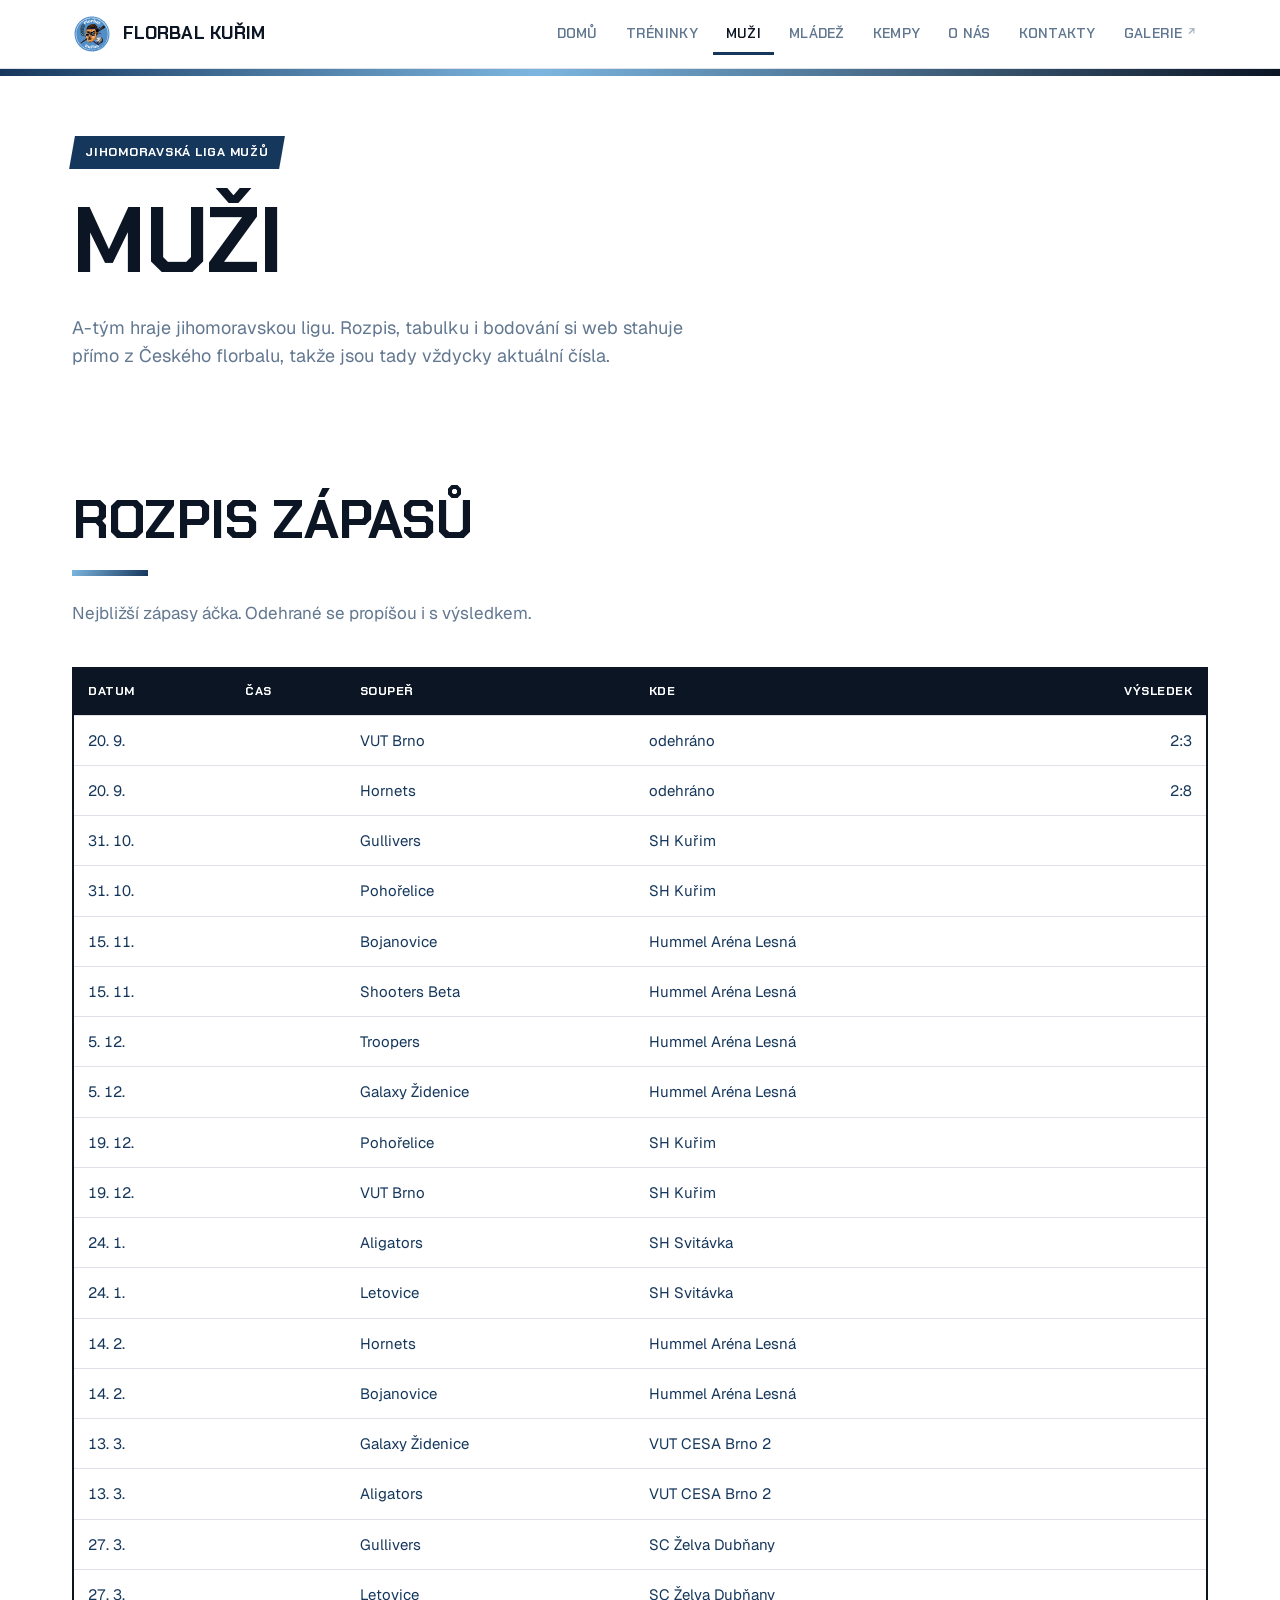
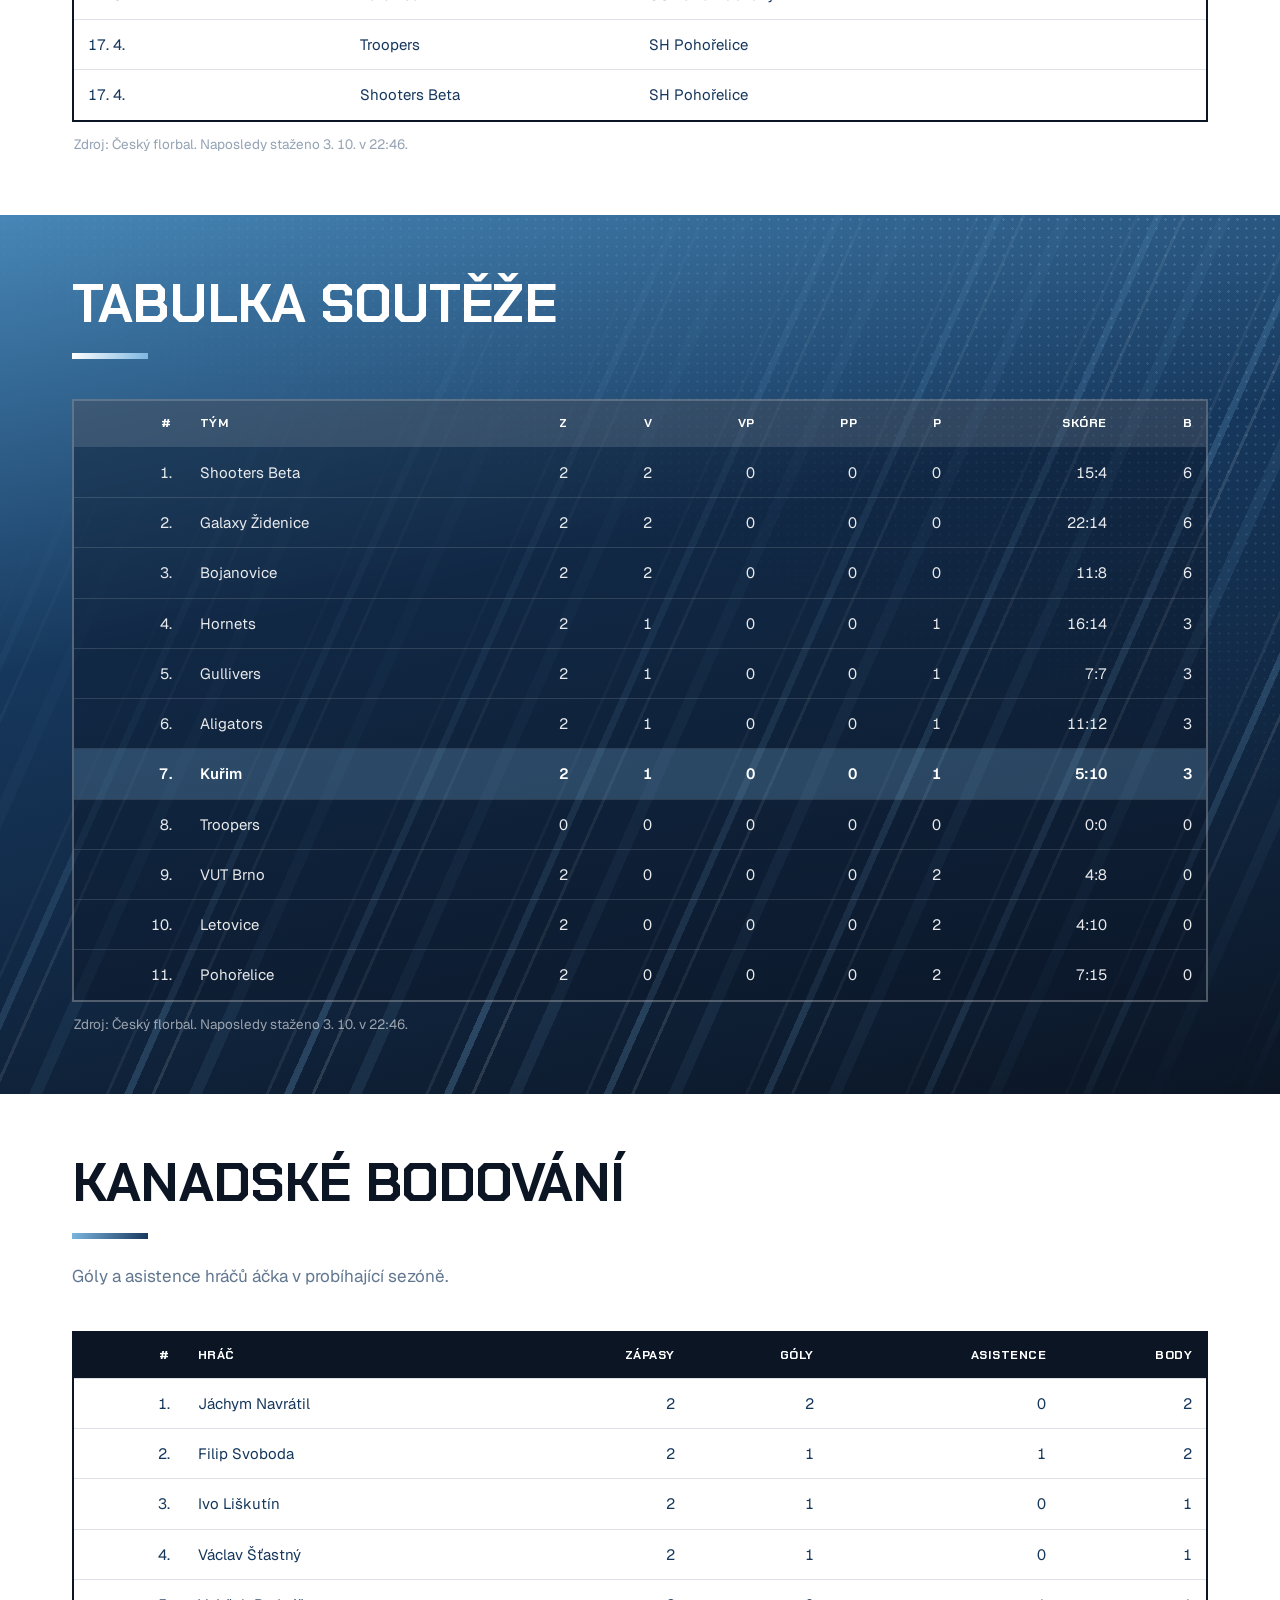
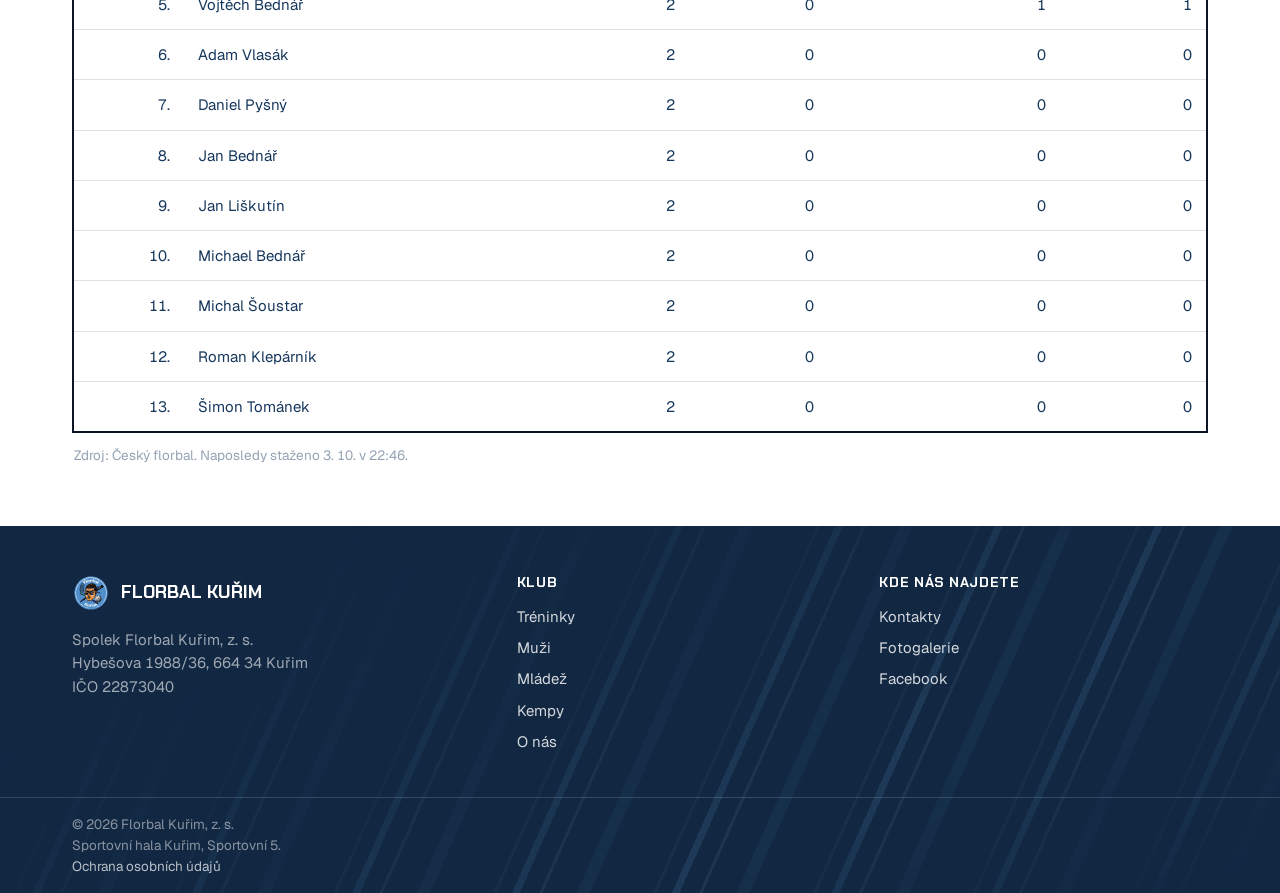
<file: muzi/index.html>
<!DOCTYPE html>
<html lang="cs">
<head>
<meta charset="utf-8">
<meta name="viewport" content="width=device-width,initial-scale=1">
<title>Muži | Florbal Kuřim</title>
<meta name="description" content="A-tým Florbalu Kuřim v jihomoravské lize. Rozpis zápasů, aktuální tabulka soutěže a kanadské bodování hráčů.">
<link rel="canonical" href="https://florbalkurim.cz/muzi/">
<meta property="og:title" content="Muži | Florbal Kuřim">
<meta property="og:description" content="A-tým Florbalu Kuřim v jihomoravské lize. Rozpis zápasů, aktuální tabulka soutěže a kanadské bodování hráčů.">
<meta property="og:type" content="website">
<meta property="og:url" content="https://florbalkurim.cz/muzi/">
<meta property="og:site_name" content="Florbal Kuřim">
<meta property="og:locale" content="cs_CZ">
<meta property="og:image" content="https://florbalkurim.cz/nahled.jpg">
<meta property="og:image:width" content="1200">
<meta property="og:image:height" content="630">
<meta property="og:image:alt" content="Logo klubu Florbal Kuřim a slogan Víc než sport!">
<meta name="twitter:card" content="summary_large_image">
<link rel="icon" href="../logo.svg" type="image/svg+xml">
<link rel="preconnect" href="https://fonts.googleapis.com">
<link rel="preconnect" href="https://fonts.gstatic.com" crossorigin>
<link href="https://fonts.googleapis.com/css2?family=Chakra+Petch:wght@600;700&family=Geist:wght@400;500;600&display=swap" rel="stylesheet">
<link rel="stylesheet" href="../styl.css">
</head>
<body>

<header class="hlavicka">
  <div class="obal">
    <a class="znacka" href="../">
      <img src="../logo.svg" alt=""><span>Florbal Kuřim</span>
    </a>
    <button class="prepinac" aria-label="Menu" aria-expanded="false" aria-controls="menu"><span></span></button>
    <nav class="menu" id="menu">
      <a href="../">Domů</a>
      <a href="../treninky/">Tréninky</a>
      <a href="../muzi/" aria-current="page">Muži</a>
      <a href="../mladez/">Mládež</a>
      <a href="../kempy-a-tabory/">Kempy</a>
      <a href="../o-nas/">O nás</a>
      <a href="../kontakty/">Kontakty</a>
      <a class="ven" href="https://FlorbalKurim.zonerama.com" target="_blank" rel="noopener">Galerie</a>
    </nav>
  </div>
</header>
<div class="lem"></div>

<section class="sekce tesna">
  <div class="obal">
    <span class="stitek"><span>Jihomoravská liga mužů</span></span>
    <h1>Muži</h1>
    <p class="vede">A-tým hraje jihomoravskou ligu. Rozpis, tabulku i bodování si web stahuje
       přímo z Českého florbalu, takže jsou tady vždycky aktuální čísla.</p>
  </div>
</section>

<section class="sekce tesna">
  <div class="obal">
    <div class="hlava-sekce">
      <h2>Rozpis zápasů</h2>
      <p>Nejbližší zápasy áčka. Odehrané se propíšou i s výsledkem.</p>
    </div>
    <div class="tabulka-obal">
      <table>
        <thead>
          <tr><th>Datum</th><th class="skryt-mobil">Čas</th><th>Soupeř</th>
              <th class="skryt-mobil">Kde</th><th class="cislo">Výsledek</th></tr>
        </thead>
        <tbody id="zapasy">
          <tr><td colspan="5" style="text-align:center;padding:26px">
            Načítám rozpis…</td></tr>
        </tbody>
      </table>
    </div>
    <p class="poznamka-dat">Zdroj: Český florbal. Aktualizuje se ráno a večer.</p>
  </div>
</section>

<section class="sekce tmava tesna">
  <div class="srafy tmave"></div>
  <div class="rastr svetly"></div>
  <div class="obal">
    <div class="hlava-sekce"><h2>Tabulka soutěže</h2></div>
    <div class="tabulka-obal">
      <table>
        <thead>
          <tr><th class="cislo">#</th><th>Tým</th><th class="cislo">Z</th>
              <th class="cislo skryt-mobil">V</th><th class="cislo skryt-mobil">VP</th>
              <th class="cislo skryt-mobil">PP</th><th class="cislo skryt-mobil">P</th>
              <th class="cislo skryt-mobil">Skóre</th><th class="cislo">B</th></tr>
        </thead>
        <tbody id="tabulka">
          <tr><td colspan="9" style="text-align:center;padding:26px">
            Načítám tabulku…</td></tr>
        </tbody>
      </table>
    </div>
    <p class="poznamka-dat">Zdroj: Český florbal. Aktualizuje se ráno a večer.</p>
  </div>
</section>

<section class="sekce tesna">
  <div class="obal">
    <div class="hlava-sekce">
      <h2>Kanadské bodování</h2>
      <p>Góly a asistence hráčů áčka v probíhající sezóně.</p>
    </div>
    <div class="tabulka-obal">
      <table>
        <thead>
          <tr><th class="cislo">#</th><th>Hráč</th><th class="cislo skryt-mobil">Zápasy</th>
              <th class="cislo">Góly</th><th class="cislo skryt-mobil">Asistence</th>
              <th class="cislo">Body</th></tr>
        </thead>
        <tbody id="hraci">
          <tr><td colspan="6" style="text-align:center;padding:26px">
            Načítám bodování…</td></tr>
        </tbody>
      </table>
    </div>
    <p class="poznamka-dat">Zdroj: Český florbal. Aktualizuje se ráno a večer.</p>
  </div>
</section>

<div class="zaver">
  <div class="srafy tmave"></div>

  <footer class="paticka">
    <div class="obal">
      <div>
        <div class="znacka-p"><img src="../logo.svg" alt=""><span>Florbal Kuřim</span></div>
        <p style="margin:0;color:rgba(255,255,255,.6)">Spolek Florbal Kuřim, z. s.<br>
           Hybešova 1988/36, 664 34 Kuřim<br>IČO 22873040</p>
      </div>
      <div>
        <h3>Klub</h3>
        <a href="../treninky/">Tréninky</a>
        <a href="../muzi/">Muži</a>
        <a href="../mladez/">Mládež</a>
        <a href="../kempy-a-tabory/">Kempy</a>
        <a href="../o-nas/">O nás</a>
      </div>
      <div>
        <h3>Kde nás najdete</h3>
        <a href="../kontakty/">Kontakty</a>
        <a href="https://FlorbalKurim.zonerama.com" target="_blank" rel="noopener">Fotogalerie</a>
      <a href="https://www.facebook.com/florbalkurim/" target="_blank" rel="noopener">Facebook</a>
      </div>
    </div>
    <div class="dole"><div class="obal">© <span class="rok-auto"></span> Florbal Kuřim, z. s.<br>Sportovní hala Kuřim, Sportovní 5.<br><a href="../ochrana-osobnich-udaju/">Ochrana osobních údajů</a></div></div>
  </footer>
</div>

<script src="../web.js"></script>
</body>
</html>
</file>
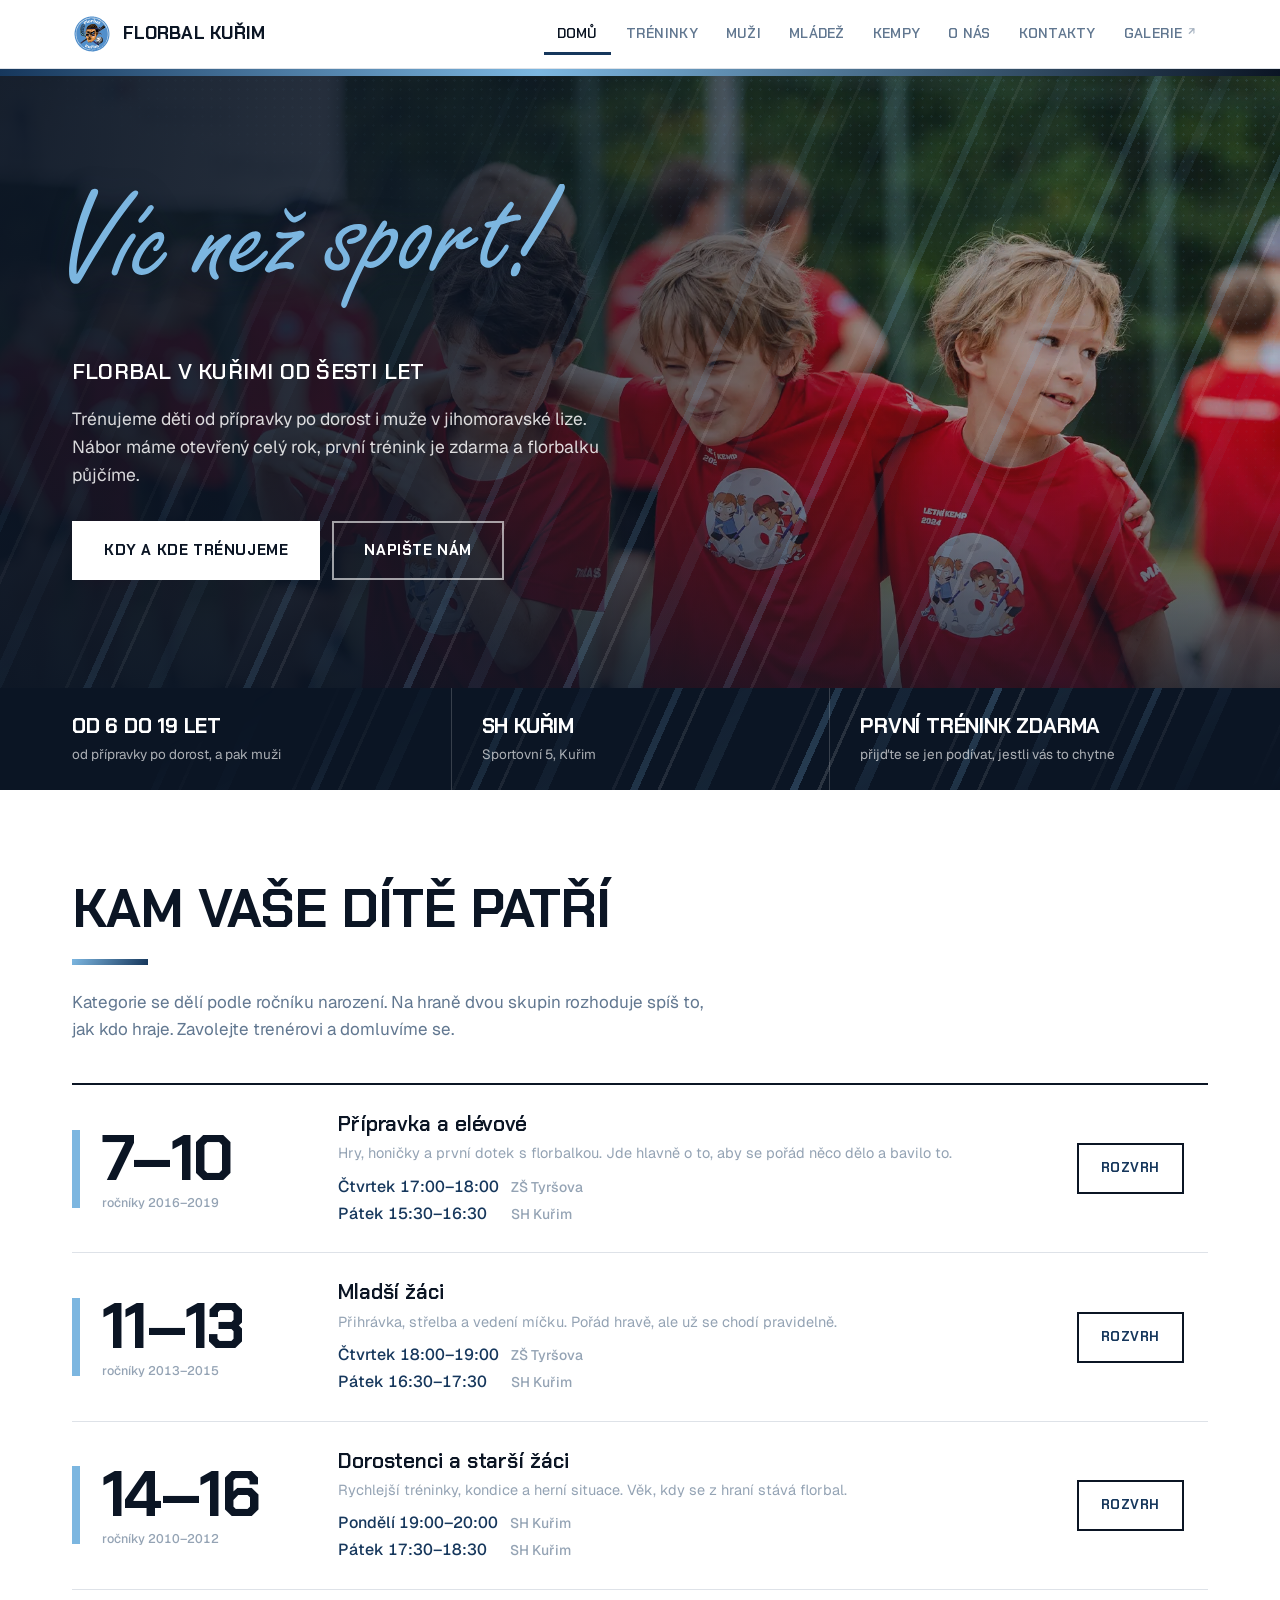
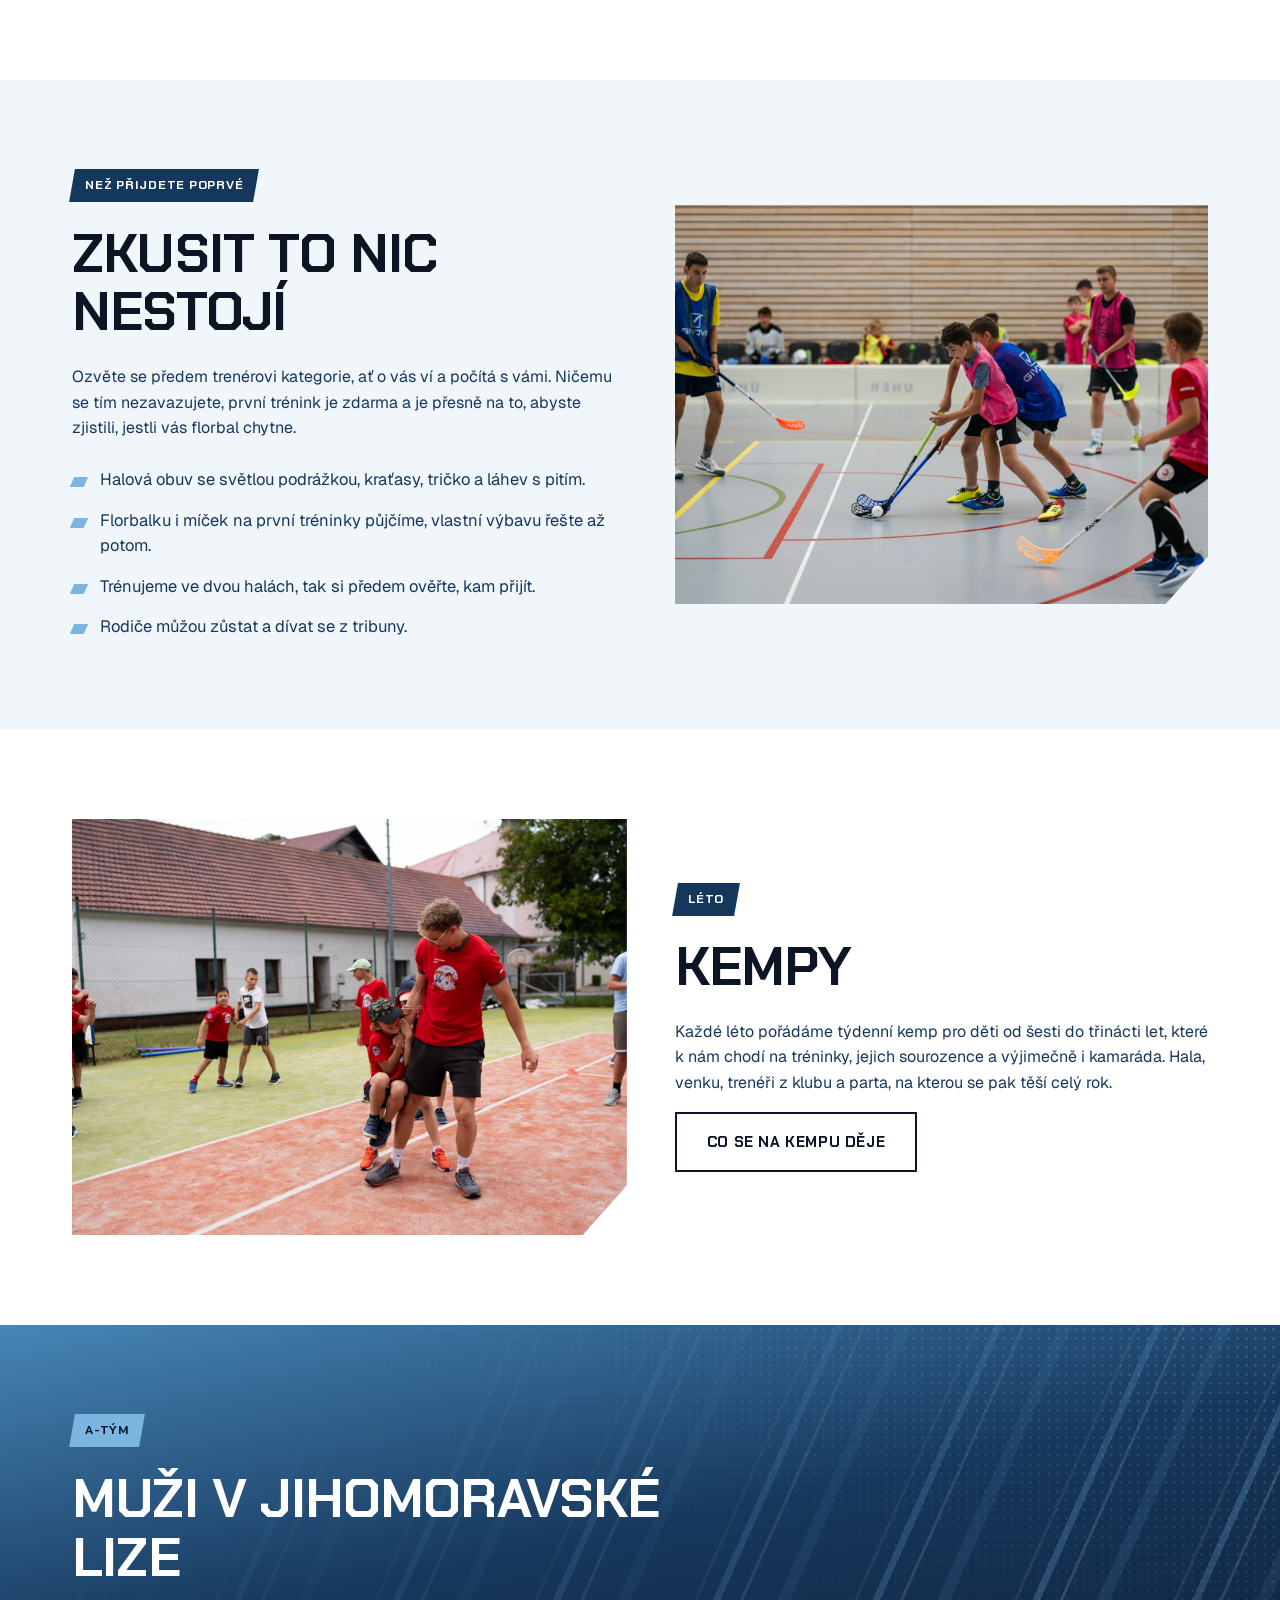
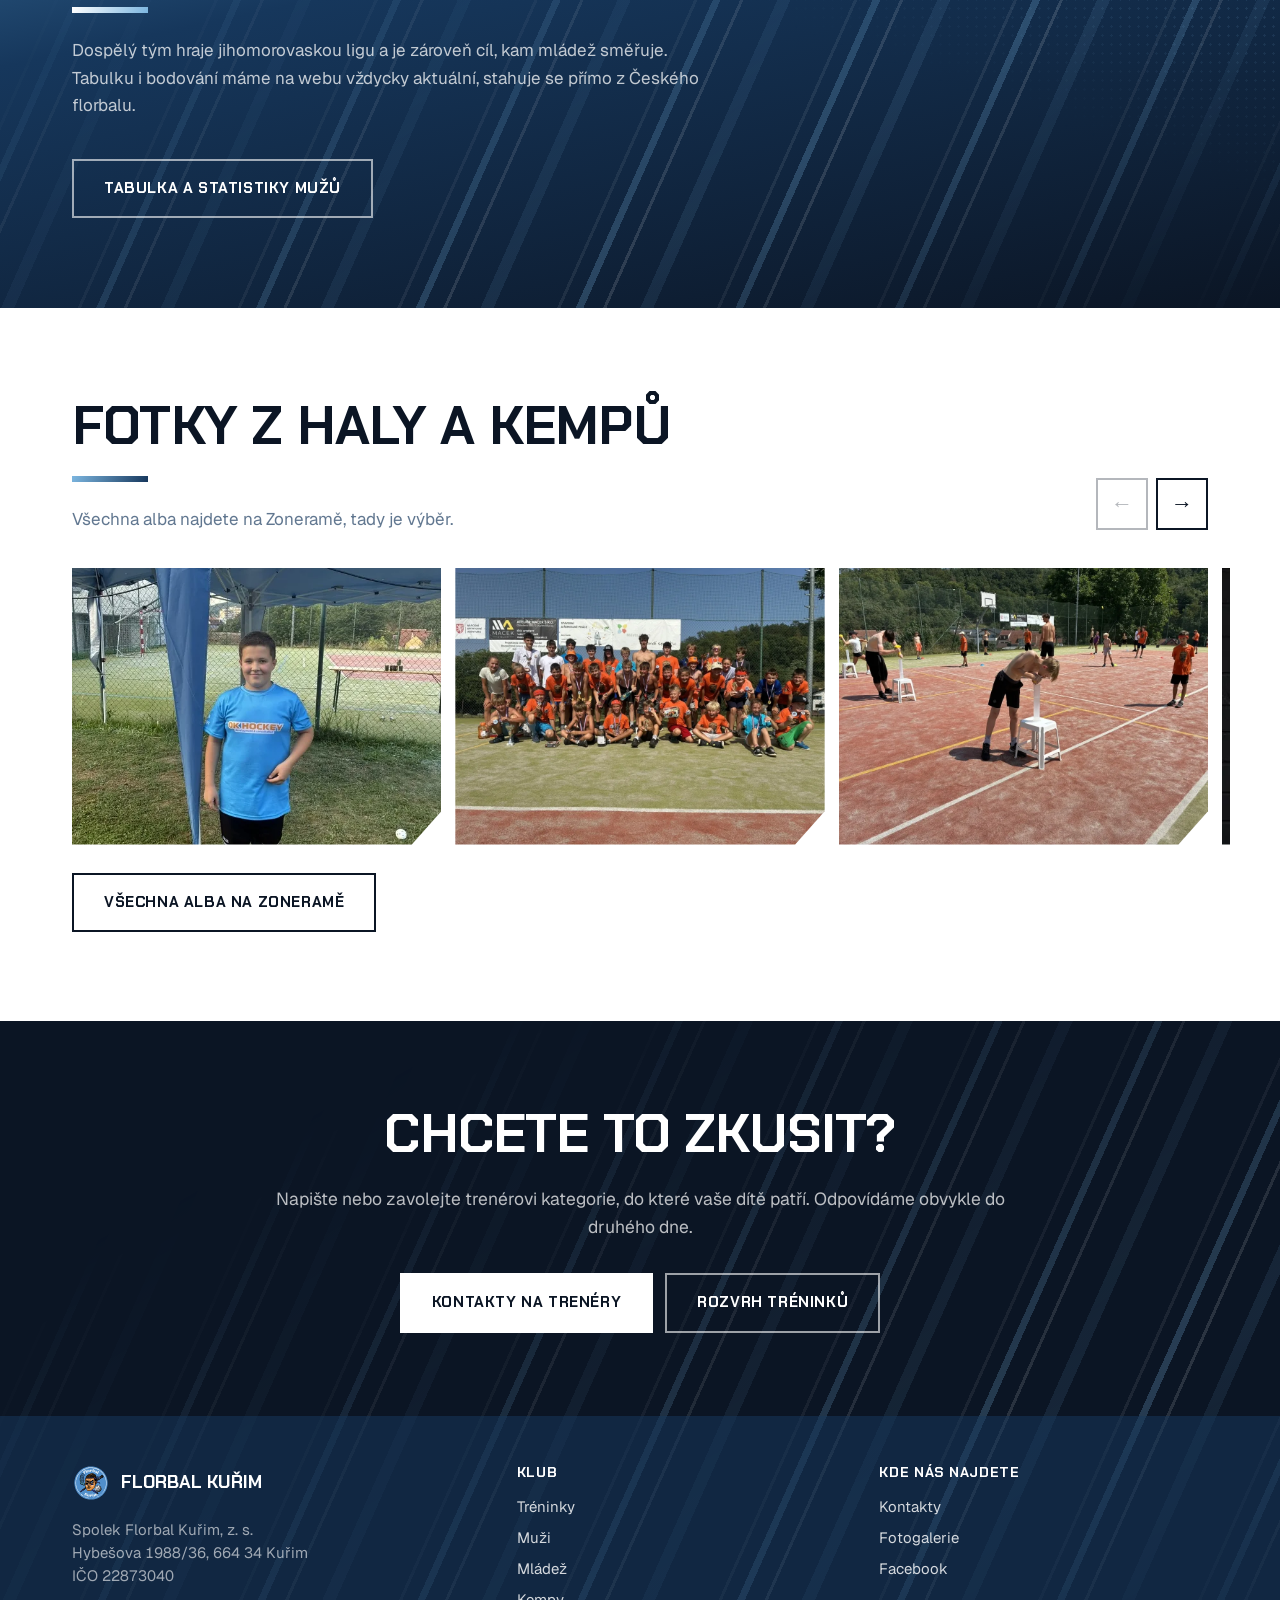
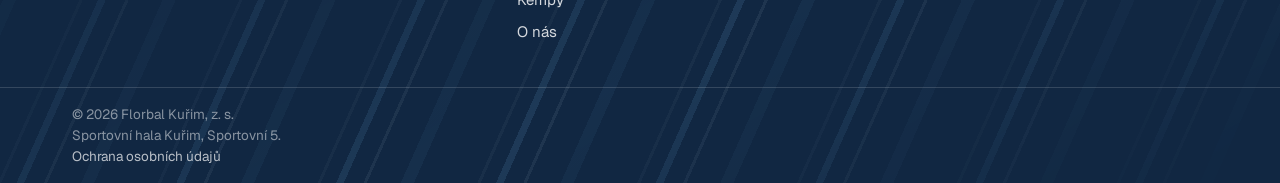
<file: nabor/index.html>
<!DOCTYPE html>
<html lang="cs">
<head>
<meta charset="utf-8">
<title>Nábor | Florbal Kuřim</title>
<meta name="robots" content="noindex">
<link rel="canonical" href="https://florbalkurim.cz/">
<meta http-equiv="refresh" content="0; url=/">
<script>location.replace('/' + location.hash);</script>
</head>
<body>
<p>Stránka se přestěhovala na <a href="/">florbalkurim.cz/</a>.</p>
</body>
</html>
</file>
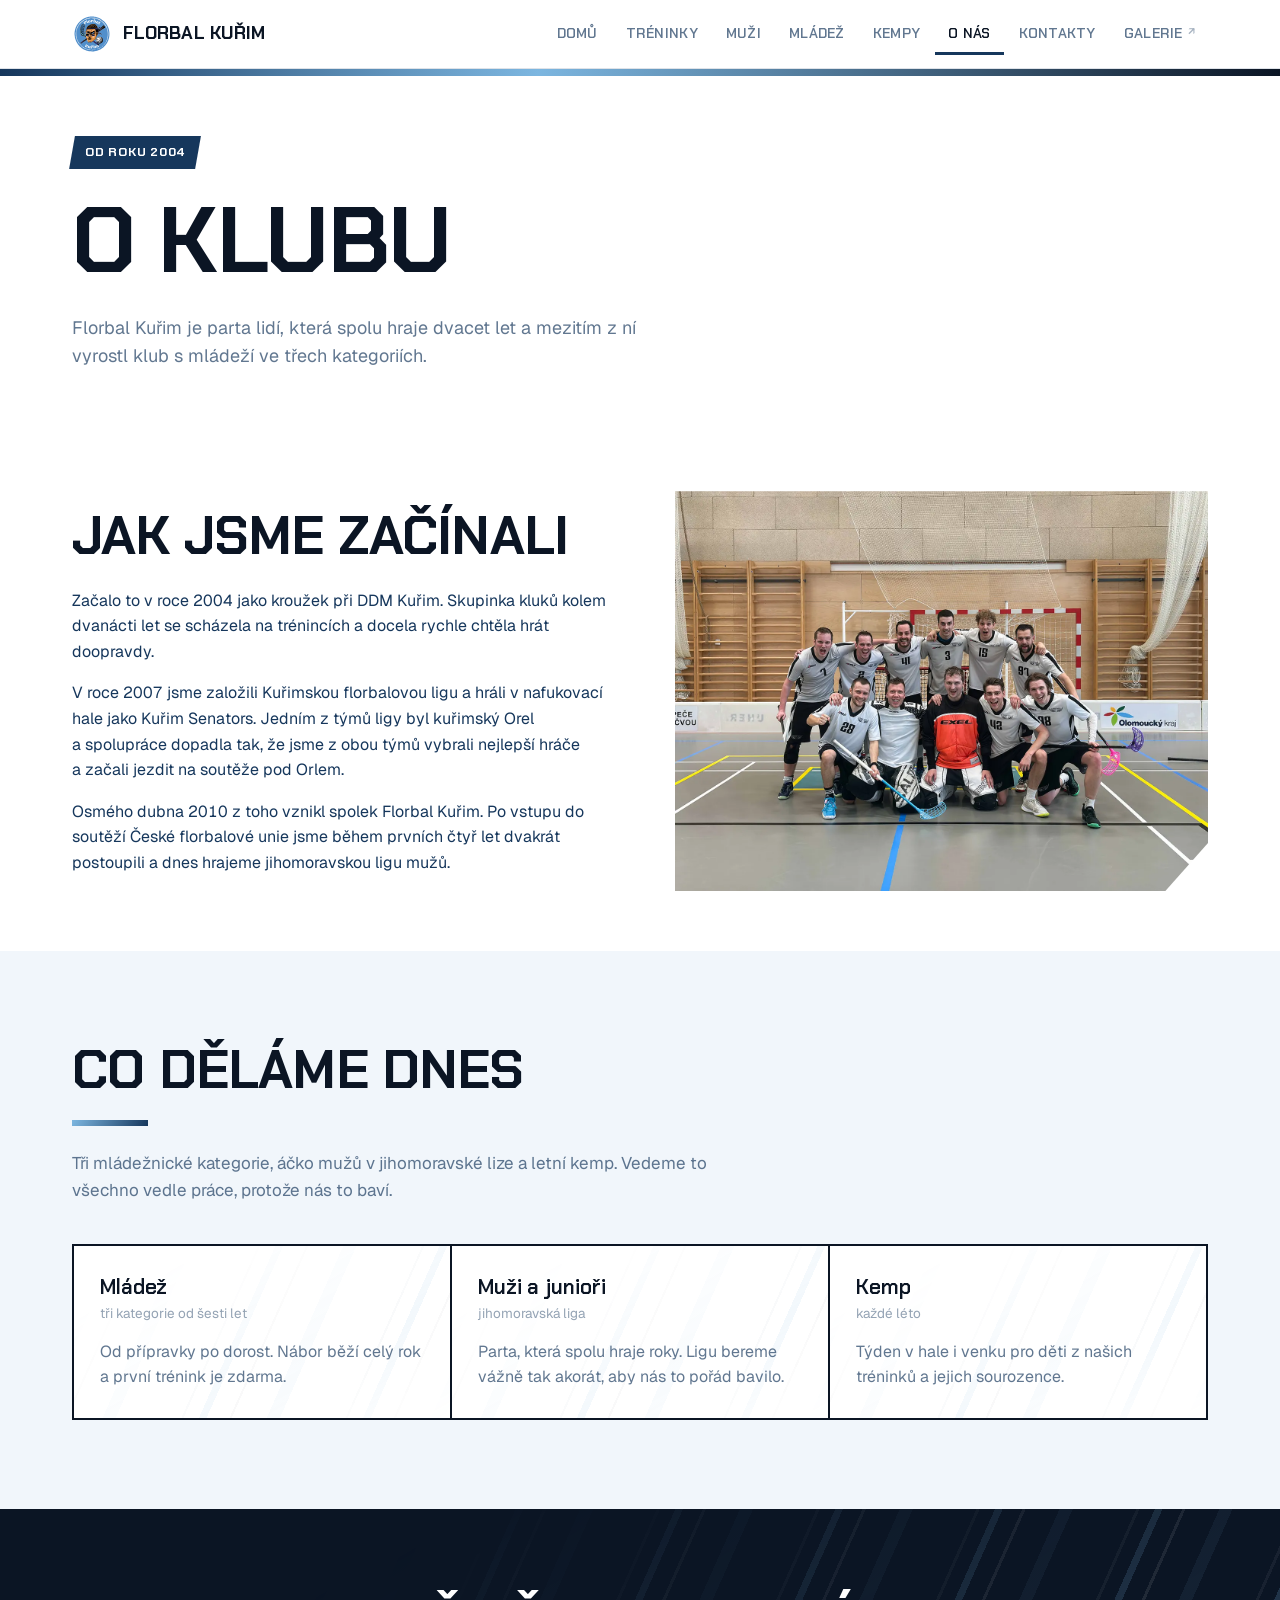
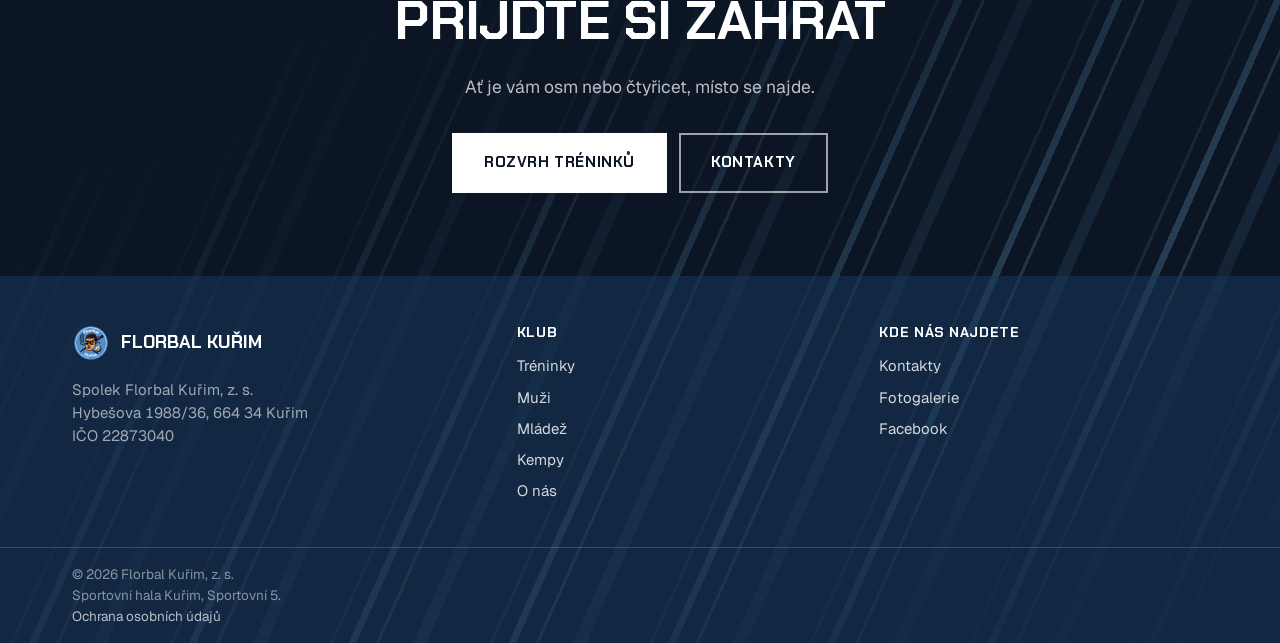
<file: o-nas/index.html>
<!DOCTYPE html>
<html lang="cs">
<head>
<meta charset="utf-8">
<meta name="viewport" content="width=device-width,initial-scale=1">
<title>O nás | Florbal Kuřim</title>
<meta name="description" content="Historie klubu Florbal Kuřim od kroužku při DDM v roce 2004 po spolek a jihomoravskou ligu mužů.">
<link rel="canonical" href="https://florbalkurim.cz/o-nas/">
<meta property="og:title" content="O nás | Florbal Kuřim">
<meta property="og:description" content="Historie klubu Florbal Kuřim od kroužku při DDM v roce 2004 po spolek a jihomoravskou ligu mužů.">
<meta property="og:type" content="website">
<meta property="og:url" content="https://florbalkurim.cz/o-nas/">
<meta property="og:site_name" content="Florbal Kuřim">
<meta property="og:locale" content="cs_CZ">
<meta property="og:image" content="https://florbalkurim.cz/nahled.jpg">
<meta property="og:image:width" content="1200">
<meta property="og:image:height" content="630">
<meta property="og:image:alt" content="Logo klubu Florbal Kuřim a slogan Víc než sport!">
<meta name="twitter:card" content="summary_large_image">
<link rel="icon" href="../logo.svg" type="image/svg+xml">
<link rel="preconnect" href="https://fonts.googleapis.com">
<link rel="preconnect" href="https://fonts.gstatic.com" crossorigin>
<link href="https://fonts.googleapis.com/css2?family=Chakra+Petch:wght@600;700&family=Geist:wght@400;500;600&display=swap" rel="stylesheet">
<link rel="stylesheet" href="../styl.css">
</head>
<body>

<header class="hlavicka">
  <div class="obal">
    <a class="znacka" href="../">
      <img src="../logo.svg" alt=""><span>Florbal Kuřim</span>
    </a>
    <button class="prepinac" aria-label="Menu" aria-expanded="false" aria-controls="menu"><span></span></button>
    <nav class="menu" id="menu">
      <a href="../">Domů</a>
      <a href="../treninky/">Tréninky</a>
      <a href="../muzi/">Muži</a>
      <a href="../mladez/">Mládež</a>
      <a href="../kempy-a-tabory/">Kempy</a>
      <a href="../o-nas/" aria-current="page">O nás</a>
      <a href="../kontakty/">Kontakty</a>
      <a class="ven" href="https://FlorbalKurim.zonerama.com" target="_blank" rel="noopener">Galerie</a>
    </nav>
  </div>
</header>
<div class="lem"></div>

<section class="sekce tesna">
  <div class="obal">
    <span class="stitek"><span>Od roku 2004</span></span>
    <h1>O klubu</h1>
    <p class="vede">Florbal Kuřim je parta lidí, která spolu hraje dvacet let
       a mezitím z ní vyrostl klub s mládeží ve třech kategoriích.</p>
  </div>
</section>

<section class="sekce tesna">
  <div class="obal">
    <div class="dvojice">
      <div>
        <h2>Jak jsme začínali</h2>
        <p>Začalo to v roce 2004 jako kroužek při DDM Kuřim. Skupinka kluků kolem dvanácti let
           se scházela na trénincích a docela rychle chtěla hrát doopravdy.</p>
        <p>V roce 2007 jsme založili Kuřimskou florbalovou ligu a hráli v nafukovací hale
           jako Kuřim Senators. Jedním z týmů ligy byl kuřimský Orel a spolupráce dopadla tak,
           že jsme z obou týmů vybrali nejlepší hráče a začali jezdit na soutěže pod Orlem.</p>
        <p>Osmého dubna 2010 z toho vznikl spolek Florbal Kuřim. Po vstupu do soutěží
           České florbalové unie jsme během prvních čtyř let dvakrát postoupili a dnes
           hrajeme jihomoravskou ligu mužů.</p>
      </div>
      <div class="ram">
        <img src="../fotky/historie.webp" alt="Tým Florbal Kuřim"
             data-misto="Stará fotka týmu, klidně zrnitá">
      </div>
    </div>
  </div>
</section>

<section class="sekce svetla">
  <div class="obal">
    <div class="hlava-sekce">
      <h2>Co děláme dnes</h2>
      <p>Tři mládežnické kategorie, áčko mužů v jihomoravské lize a letní kemp.
         Vedeme to všechno vedle práce, protože nás to baví.</p>
    </div>
    <div class="mrizka">
      <div class="karta">
        <div class="srafy"></div>
        <h3>Mládež</h3>
        <p class="role">tři kategorie od šesti let</p>
        <p style="color:var(--text-60)">Od přípravky po dorost. Nábor běží celý rok
           a první trénink je zdarma.</p>
      </div>
      <div class="karta">
        <div class="srafy"></div>
        <h3>Muži a junioři</h3>
        <p class="role">jihomoravská liga</p>
        <p style="color:var(--text-60)">Parta, která spolu hraje roky. Ligu bereme
           vážně tak akorát, aby nás to pořád bavilo.</p>
      </div>
      <div class="karta">
        <div class="srafy"></div>
        <h3>Kemp</h3>
        <p class="role">každé léto</p>
        <p style="color:var(--text-60)">Týden v hale i venku pro děti z našich
           tréninků a jejich sourozence.</p>
      </div>
    </div>
  </div>
</section>

<div class="zaver">
  <div class="srafy tmave"></div>
  <section class="vyzva">
    <div class="obal">
      <h2>Přijďte si zahrát</h2>
      <p>Ať je vám osm nebo čtyřicet, místo se najde.</p>
      <div class="tlacitka"><a class="tlacitko" href="../treninky/">Rozvrh tréninků</a><a class="tlacitko prazdne" href="../kontakty/">Kontakty</a></div>
    </div>
  </section>
  <footer class="paticka">
    <div class="obal">
      <div>
        <div class="znacka-p"><img src="../logo.svg" alt=""><span>Florbal Kuřim</span></div>
        <p style="margin:0;color:rgba(255,255,255,.6)">Spolek Florbal Kuřim, z. s.<br>
           Hybešova 1988/36, 664 34 Kuřim<br>IČO 22873040</p>
      </div>
      <div>
        <h3>Klub</h3>
        <a href="../treninky/">Tréninky</a>
        <a href="../muzi/">Muži</a>
        <a href="../mladez/">Mládež</a>
        <a href="../kempy-a-tabory/">Kempy</a>
        <a href="../o-nas/">O nás</a>
      </div>
      <div>
        <h3>Kde nás najdete</h3>
        <a href="../kontakty/">Kontakty</a>
        <a href="https://FlorbalKurim.zonerama.com" target="_blank" rel="noopener">Fotogalerie</a>
      <a href="https://www.facebook.com/florbalkurim/" target="_blank" rel="noopener">Facebook</a>
      </div>
    </div>
    <div class="dole"><div class="obal">© <span class="rok-auto"></span> Florbal Kuřim, z. s.<br>Sportovní hala Kuřim, Sportovní 5.<br><a href="../ochrana-osobnich-udaju/">Ochrana osobních údajů</a></div></div>
  </footer>
</div>

<script src="../web.js"></script>
</body>
</html>
</file>
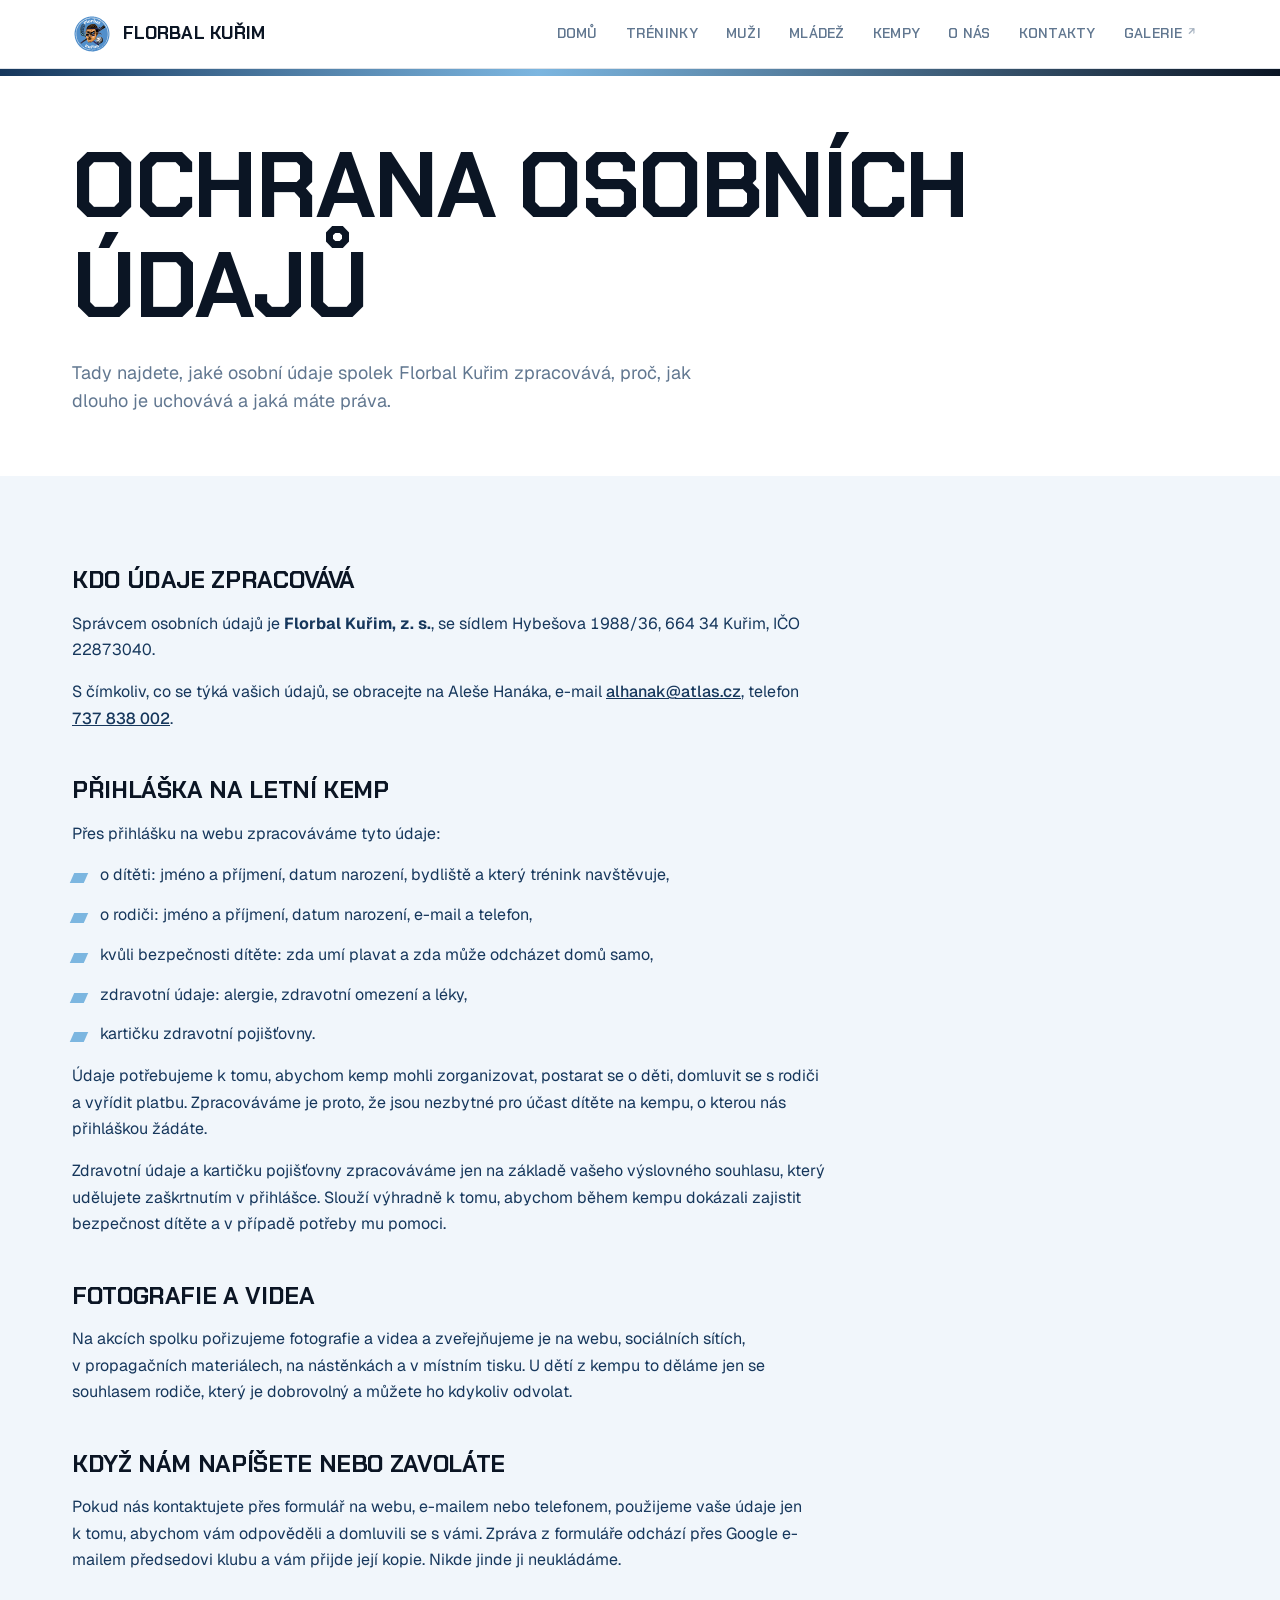
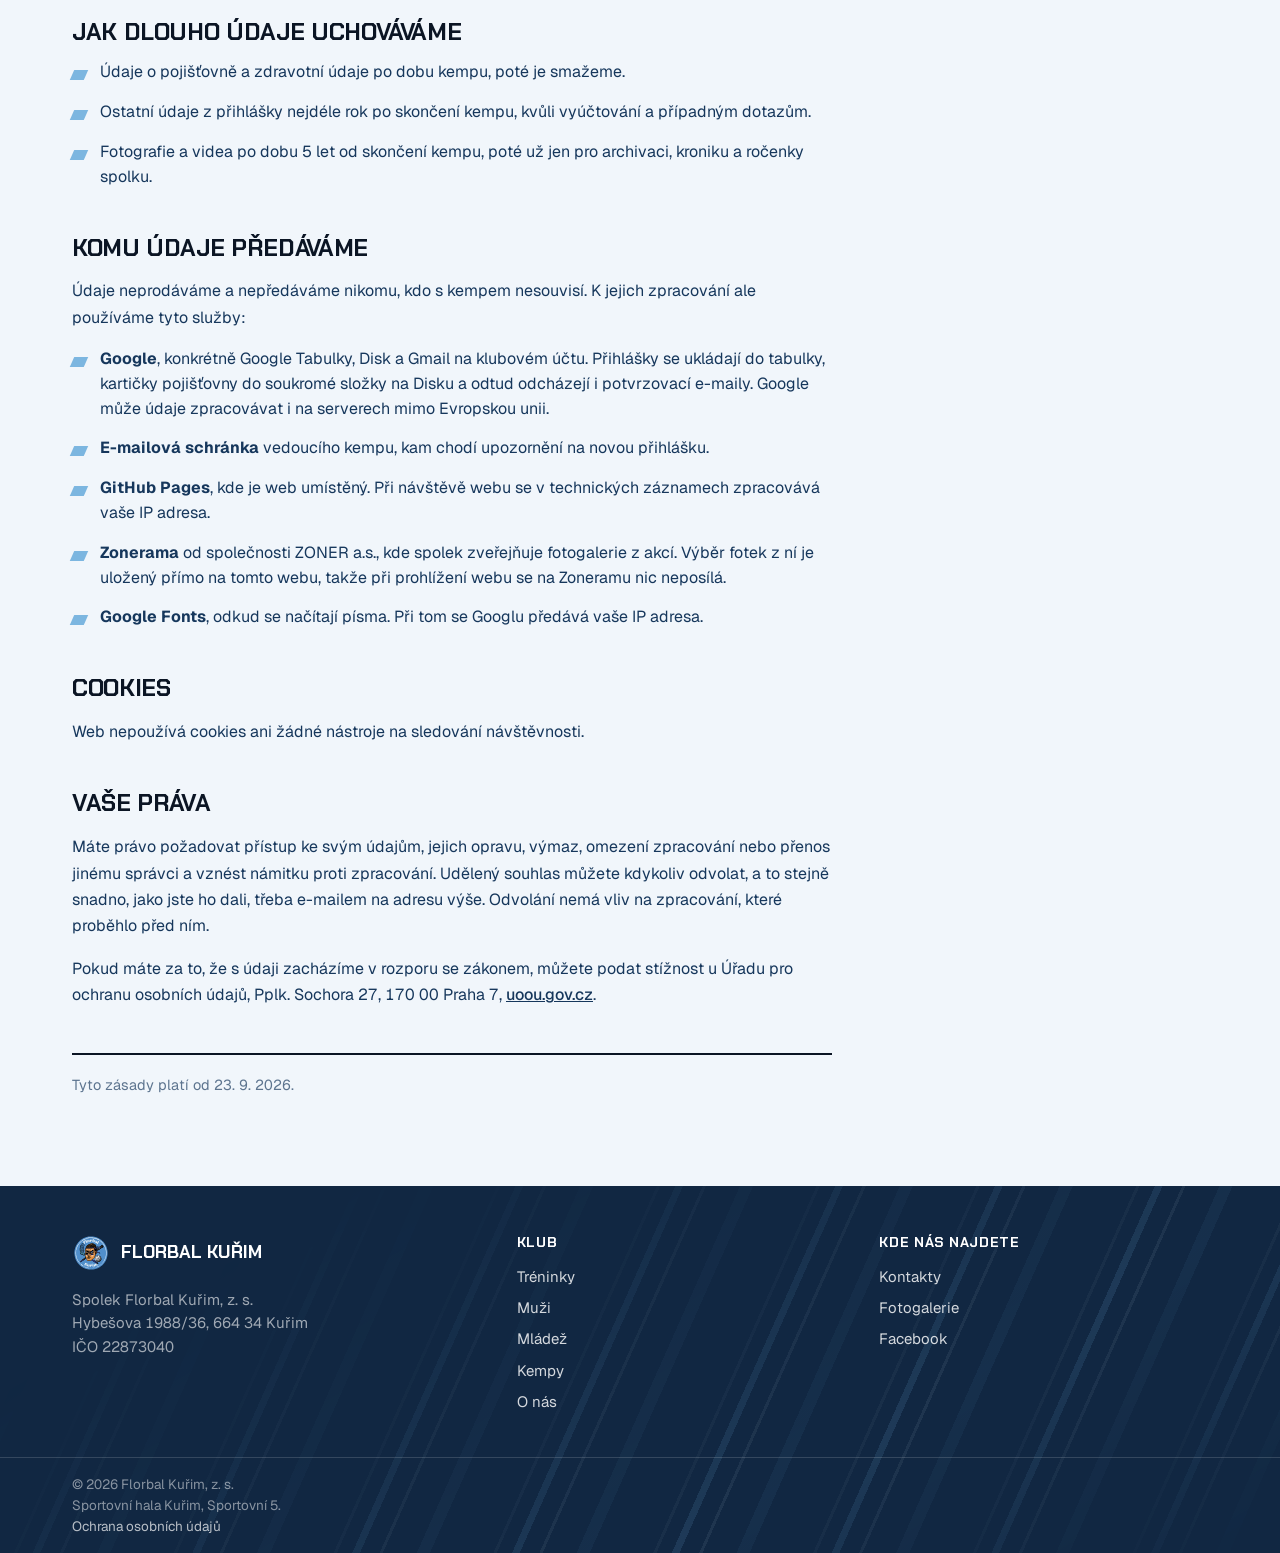
<file: ochrana-osobnich-udaju/index.html>
<!DOCTYPE html>
<html lang="cs">
<head>
<meta charset="utf-8">
<meta name="viewport" content="width=device-width,initial-scale=1">
<title>O nás | Florbal Kuřim</title>
<meta name="description" content="Jak spolek Florbal Kuřim zpracovává osobní údaje, zejména z přihlášek na letní kemp.">
<link rel="canonical" href="https://florbalkurim.cz/ochrana-osobnich-udaju/">
<meta property="og:title" content="Ochrana osobních údajů | Florbal Kuřim">
<meta property="og:description" content="Jak spolek Florbal Kuřim zpracovává osobní údaje, zejména z přihlášek na letní kemp.">
<meta property="og:type" content="website">
<meta property="og:url" content="https://florbalkurim.cz/ochrana-osobnich-udaju/">
<meta property="og:site_name" content="Florbal Kuřim">
<meta property="og:locale" content="cs_CZ">
<meta property="og:image" content="https://florbalkurim.cz/nahled.jpg">
<meta property="og:image:width" content="1200">
<meta property="og:image:height" content="630">
<meta property="og:image:alt" content="Logo klubu Florbal Kuřim a slogan Víc než sport!">
<meta name="twitter:card" content="summary_large_image">
<link rel="icon" href="../logo.svg" type="image/svg+xml">
<link rel="preconnect" href="https://fonts.googleapis.com">
<link rel="preconnect" href="https://fonts.gstatic.com" crossorigin>
<link href="https://fonts.googleapis.com/css2?family=Chakra+Petch:wght@600;700&family=Geist:wght@400;500;600&display=swap" rel="stylesheet">
<link rel="stylesheet" href="../styl.css">
</head>
<body>

<header class="hlavicka">
  <div class="obal">
    <a class="znacka" href="../">
      <img src="../logo.svg" alt=""><span>Florbal Kuřim</span>
    </a>
    <button class="prepinac" aria-label="Menu" aria-expanded="false" aria-controls="menu"><span></span></button>
    <nav class="menu" id="menu">
      <a href="../">Domů</a>
      <a href="../treninky/">Tréninky</a>
      <a href="../muzi/">Muži</a>
      <a href="../mladez/">Mládež</a>
      <a href="../kempy-a-tabory/">Kempy</a>
      <a href="../o-nas/">O nás</a>
      <a href="../kontakty/">Kontakty</a>
      <a class="ven" href="https://FlorbalKurim.zonerama.com" target="_blank" rel="noopener">Galerie</a>
    </nav>
  </div>
</header>
<div class="lem"></div>

<section class="sekce tesna">
  <div class="obal">
    <h1>Ochrana osobních údajů</h1>
    <p class="vede">Tady najdete, jaké osobní údaje spolek Florbal Kuřim zpracovává, proč,
       jak dlouho je uchovává a jaká máte práva.</p>
  </div>
</section>

<section class="sekce svetla">
  <div class="obal pravni">

    <h2>Kdo údaje zpracovává</h2>
    <p>Správcem osobních údajů je <b>Florbal Kuřim, z. s.</b>, se sídlem Hybešova 1988/36,
       664 34 Kuřim, IČO 22873040.</p>
    <p>S čímkoliv, co se týká vašich údajů, se obracejte na Aleše Hanáka,
       e-mail <a data-ucet="alhanak" data-domena="atlas.cz">e-mail</a>,
       telefon <a href="tel:+420737838002">737 838 002</a>.</p>

    <h2>Přihláška na letní kemp</h2>
    <p>Přes přihlášku na webu zpracováváme tyto údaje:</p>
    <ul class="seznam">
      <li>o dítěti: jméno a příjmení, datum narození, bydliště a který trénink navštěvuje,</li>
      <li>o rodiči: jméno a příjmení, datum narození, e-mail a telefon,</li>
      <li>kvůli bezpečnosti dítěte: zda umí plavat a zda může odcházet domů samo,</li>
      <li>zdravotní údaje: alergie, zdravotní omezení a léky,</li>
      <li>kartičku zdravotní pojišťovny.</li>
    </ul>
    <p>Údaje potřebujeme k tomu, abychom kemp mohli zorganizovat, postarat se o děti,
       domluvit se s rodiči a vyřídit platbu. Zpracováváme je proto, že jsou nezbytné
       pro účast dítěte na kempu, o kterou nás přihláškou žádáte.</p>
    <p>Zdravotní údaje a kartičku pojišťovny zpracováváme jen na základě vašeho výslovného
       souhlasu, který udělujete zaškrtnutím v přihlášce. Slouží výhradně k tomu, abychom
       během kempu dokázali zajistit bezpečnost dítěte a v případě potřeby mu pomoci.</p>

    <h2>Fotografie a videa</h2>
    <p>Na akcích spolku pořizujeme fotografie a videa a zveřejňujeme je na webu, sociálních sítích,
       v propagačních materiálech, na nástěnkách a v místním tisku. U dětí z kempu to děláme jen
       se souhlasem rodiče, který je dobrovolný a můžete ho kdykoliv odvolat.</p>

    <h2>Když nám napíšete nebo zavoláte</h2>
    <p>Pokud nás kontaktujete přes formulář na webu, e-mailem nebo telefonem, použijeme vaše údaje
       jen k tomu, abychom vám odpověděli a domluvili se s vámi. Zpráva z formuláře odchází přes Google
       e-mailem předsedovi klubu a vám přijde její kopie. Nikde jinde ji neukládáme.</p>

    <h2>Jak dlouho údaje uchováváme</h2>
    <ul class="seznam">
      <li>Údaje o pojišťovně a zdravotní údaje po dobu kempu, poté je smažeme.</li>
      <li>Ostatní údaje z přihlášky nejdéle rok po skončení kempu,
          kvůli vyúčtování a případným dotazům.</li>
      <li>Fotografie a videa po dobu 5 let od skončení kempu, poté už jen pro archivaci,
          kroniku a ročenky spolku.</li>
    </ul>

    <h2>Komu údaje předáváme</h2>
    <p>Údaje neprodáváme a nepředáváme nikomu, kdo s kempem nesouvisí. K jejich zpracování
       ale používáme tyto služby:</p>
    <ul class="seznam">
      <li><b>Google</b>, konkrétně Google Tabulky, Disk a Gmail na klubovém účtu. Přihlášky se ukládají
          do tabulky, kartičky pojišťovny do soukromé složky na Disku a odtud odcházejí i potvrzovací e-maily.
          Google může údaje zpracovávat i na serverech mimo Evropskou unii.</li>
      <li><b>E-mailová schránka</b> vedoucího kempu, kam chodí upozornění na novou přihlášku.</li>
      <li><b>GitHub Pages</b>, kde je web umístěný. Při návštěvě webu se v technických
          záznamech zpracovává vaše IP adresa.</li>
      <li><b>Zonerama</b> od společnosti ZONER a.s., kde spolek zveřejňuje fotogalerie z akcí. Výběr fotek z ní je uložený přímo na tomto webu, takže při prohlížení webu se na Zoneramu nic neposílá.</li>
      <li><b>Google Fonts</b>, odkud se načítají písma. Při tom se Googlu předává vaše IP adresa.</li>
    </ul>

    <h2>Cookies</h2>
    <p>Web nepoužívá cookies ani žádné nástroje na sledování návštěvnosti.</p>

    <h2>Vaše práva</h2>
    <p>Máte právo požadovat přístup ke svým údajům, jejich opravu, výmaz, omezení zpracování
       nebo přenos jinému správci a vznést námitku proti zpracování. Udělený souhlas můžete
       kdykoliv odvolat, a to stejně snadno, jako jste ho dali, třeba e-mailem na adresu výše.
       Odvolání nemá vliv na zpracování, které proběhlo před ním.</p>
    <p>Pokud máte za to, že s údaji zacházíme v rozporu se zákonem, můžete podat stížnost
       u Úřadu pro ochranu osobních údajů, Pplk. Sochora 27, 170 00 Praha 7,
       <a href="https://www.uoou.gov.cz" target="_blank" rel="noopener">uoou.gov.cz</a>.</p>

    <p class="platnost">Tyto zásady platí od 23. 9. 2026.</p>
  </div>
</section>
<div class="zaver">
  <div class="srafy tmave"></div>
  
  <footer class="paticka">
    <div class="obal">
      <div>
        <div class="znacka-p"><img src="../logo.svg" alt=""><span>Florbal Kuřim</span></div>
        <p style="margin:0;color:rgba(255,255,255,.6)">Spolek Florbal Kuřim, z. s.<br>
           Hybešova 1988/36, 664 34 Kuřim<br>IČO 22873040</p>
      </div>
      <div>
        <h3>Klub</h3>
        <a href="../treninky/">Tréninky</a>
        <a href="../muzi/">Muži</a>
        <a href="../mladez/">Mládež</a>
        <a href="../kempy-a-tabory/">Kempy</a>
        <a href="../o-nas/">O nás</a>
      </div>
      <div>
        <h3>Kde nás najdete</h3>
        <a href="../kontakty/">Kontakty</a>
        <a href="https://FlorbalKurim.zonerama.com" target="_blank" rel="noopener">Fotogalerie</a>
      <a href="https://www.facebook.com/florbalkurim/" target="_blank" rel="noopener">Facebook</a>
      </div>
    </div>
    <div class="dole"><div class="obal">© <span class="rok-auto"></span> Florbal Kuřim, z. s.<br>Sportovní hala Kuřim, Sportovní 5.<br><a href="../ochrana-osobnich-udaju/">Ochrana osobních údajů</a></div></div>
  </footer>
</div>

<script src="../web.js"></script>
</body>
</html>
</file>
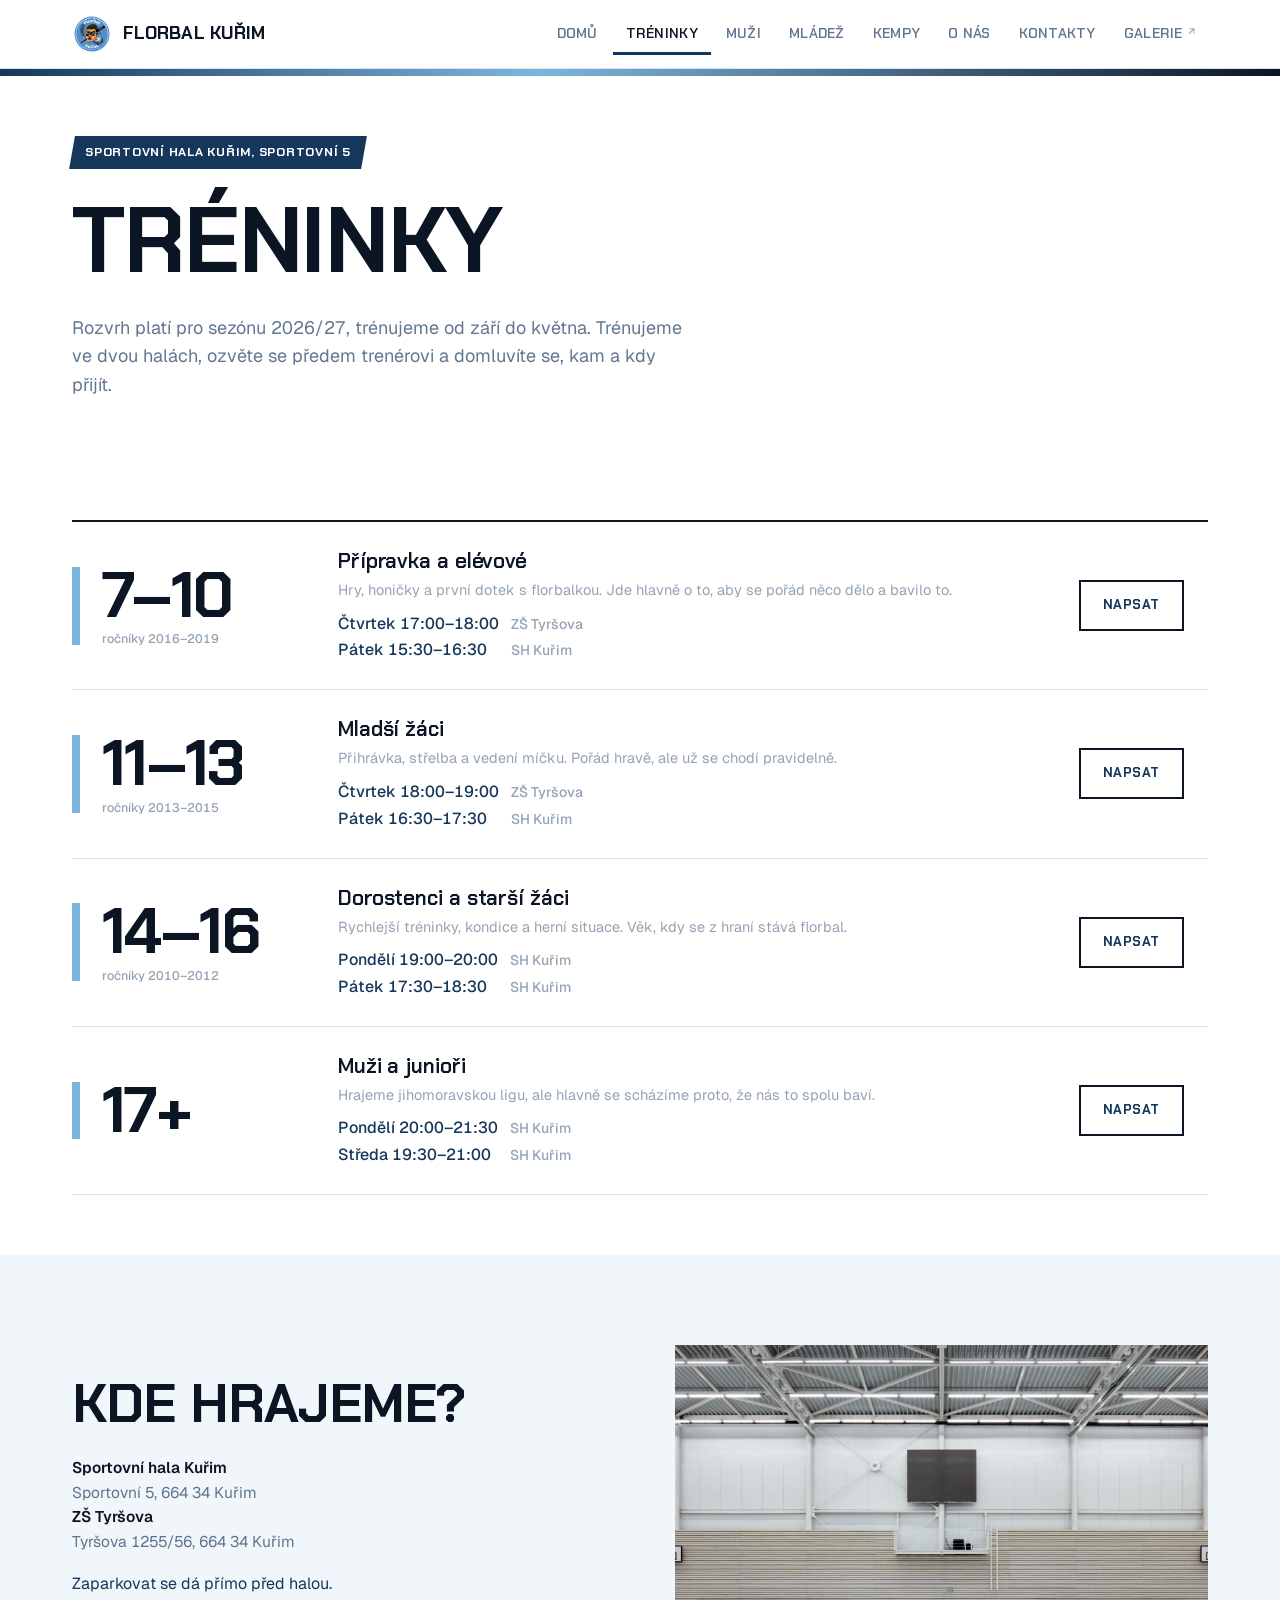
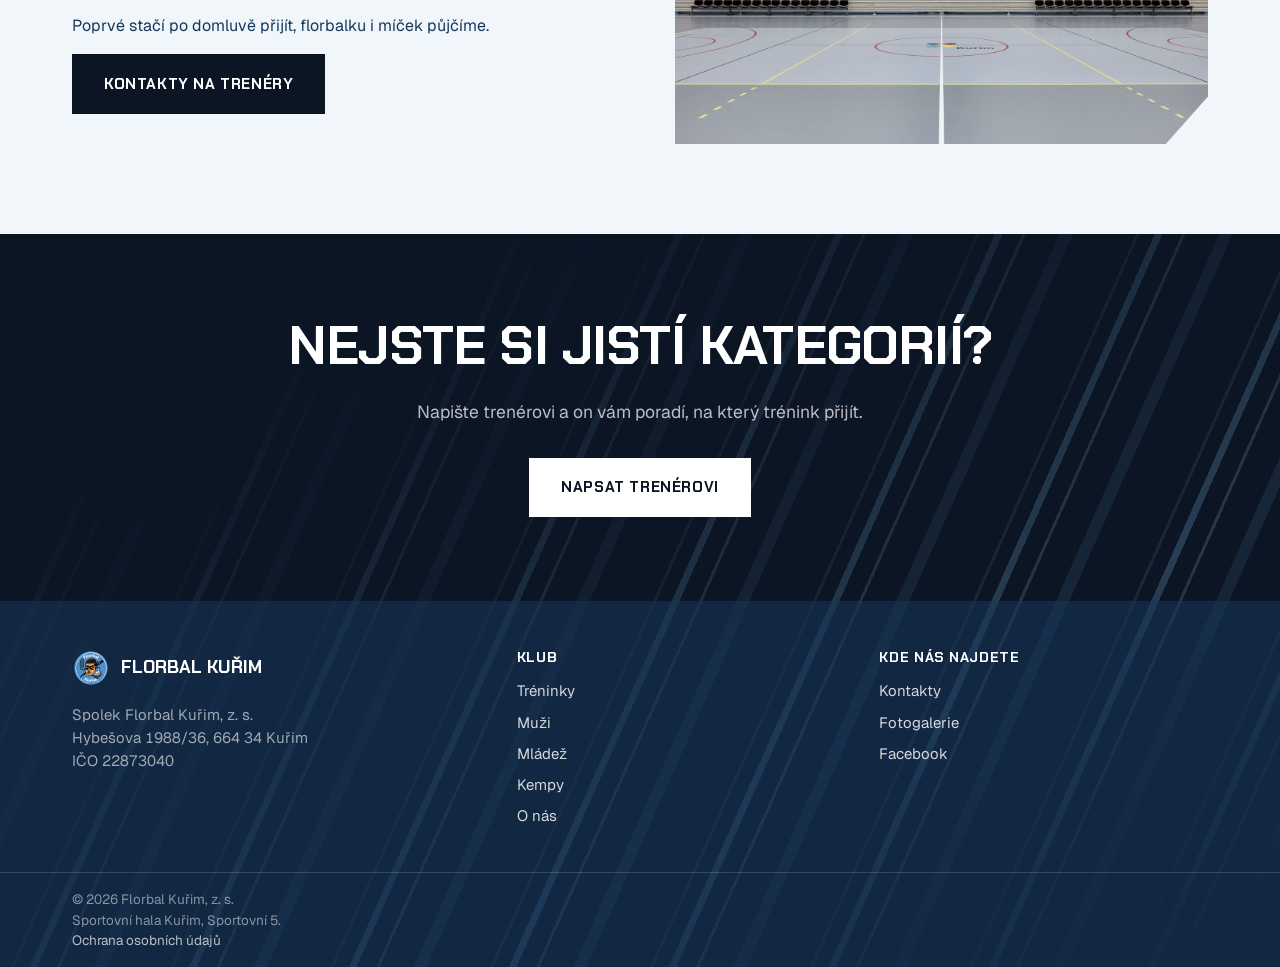
<file: treninky/index.html>
<!DOCTYPE html>
<html lang="cs">
<head>
<meta charset="utf-8">
<meta name="viewport" content="width=device-width,initial-scale=1">
<title>Tréninky | Florbal Kuřim</title>
<meta name="description" content="Rozvrh tréninků všech kategorií Florbalu Kuřim. Trénujeme v SH Kuřim a v ZŠ Tyršova. První trénink je zdarma.">
<link rel="canonical" href="https://florbalkurim.cz/treninky/">
<meta property="og:title" content="Tréninky | Florbal Kuřim">
<meta property="og:description" content="Rozvrh tréninků všech kategorií Florbalu Kuřim. Trénujeme v SH Kuřim a v ZŠ Tyršova. První trénink je zdarma.">
<meta property="og:type" content="website">
<meta property="og:url" content="https://florbalkurim.cz/treninky/">
<meta property="og:site_name" content="Florbal Kuřim">
<meta property="og:locale" content="cs_CZ">
<meta property="og:image" content="https://florbalkurim.cz/nahled.jpg">
<meta property="og:image:width" content="1200">
<meta property="og:image:height" content="630">
<meta property="og:image:alt" content="Logo klubu Florbal Kuřim a slogan Víc než sport!">
<meta name="twitter:card" content="summary_large_image">
<link rel="icon" href="../logo.svg" type="image/svg+xml">
<link rel="preconnect" href="https://fonts.googleapis.com">
<link rel="preconnect" href="https://fonts.gstatic.com" crossorigin>
<link href="https://fonts.googleapis.com/css2?family=Chakra+Petch:wght@600;700&family=Geist:wght@400;500;600&display=swap" rel="stylesheet">
<link rel="stylesheet" href="../styl.css">
</head>
<body>

<header class="hlavicka">
  <div class="obal">
    <a class="znacka" href="../">
      <img src="../logo.svg" alt=""><span>Florbal Kuřim</span>
    </a>
    <button class="prepinac" aria-label="Menu" aria-expanded="false" aria-controls="menu"><span></span></button>
    <nav class="menu" id="menu">
      <a href="../">Domů</a>
      <a href="../treninky/" aria-current="page">Tréninky</a>
      <a href="../muzi/">Muži</a>
      <a href="../mladez/">Mládež</a>
      <a href="../kempy-a-tabory/">Kempy</a>
      <a href="../o-nas/">O nás</a>
      <a href="../kontakty/">Kontakty</a>
      <a class="ven" href="https://FlorbalKurim.zonerama.com" target="_blank" rel="noopener">Galerie</a>
    </nav>
  </div>
</header>
<div class="lem"></div>

<section class="sekce tesna">
  <div class="obal">
    <span class="stitek"><span>Sportovní hala Kuřim, Sportovní 5</span></span>
    <h1>Tréninky</h1>
    <p class="vede">Rozvrh platí pro sezónu <span class="sezona-auto"></span>, trénujeme od září do května.
       Trénujeme ve dvou halách, ozvěte se předem trenérovi a domluvíte se,
       kam a kdy přijít.</p>
  </div>
</section>

<section class="sekce tesna">
  <div class="obal">
    <div class="kategorie">
      <article class="kat">
        <div class="srafy"></div>
        <div class="vek" data-vek="7-10">7–10 <small>ročníky <span class="rocniky-auto"></span></small></div>
        <div>
          <h3>Přípravka a elévové</h3>
          <p class="rocniky">Hry, honičky a první dotek s florbalkou. Jde hlavně o to, aby se pořád něco dělo a bavilo to.</p>
          <p class="rozvrh">Čtvrtek 17:00–18:00<em>ZŠ Tyršova</em>Pátek 15:30–16:30<em>SH Kuřim</em></p>
        </div>
        <a class="odkaz" href="../kontakty/#napiste-nam">Napsat</a>
      </article>
      <article class="kat">
        <div class="srafy"></div>
        <div class="vek" data-vek="11-13">11–13 <small>ročníky <span class="rocniky-auto"></span></small></div>
        <div>
          <h3>Mladší žáci</h3>
          <p class="rocniky">Přihrávka, střelba a vedení míčku. Pořád hravě, ale už se chodí pravidelně.</p>
          <p class="rozvrh">Čtvrtek 18:00–19:00<em>ZŠ Tyršova</em>Pátek 16:30–17:30<em>SH Kuřim</em></p>
        </div>
        <a class="odkaz" href="../kontakty/#napiste-nam">Napsat</a>
      </article>
      <article class="kat">
        <div class="srafy"></div>
        <div class="vek" data-vek="14-16">14–16 <small>ročníky <span class="rocniky-auto"></span></small></div>
        <div>
          <h3>Dorostenci a starší žáci</h3>
          <p class="rocniky">Rychlejší tréninky, kondice a herní situace. Věk, kdy se z hraní stává florbal.</p>
          <p class="rozvrh">Pondělí 19:00–20:00<em>SH Kuřim</em>Pátek 17:30–18:30<em>SH Kuřim</em></p>
        </div>
        <a class="odkaz" href="../kontakty/#napiste-nam">Napsat</a>
      </article>
      <article class="kat">
        <div class="srafy"></div>
        <div class="vek" data-vek="17+">17+ </div>
        <div>
          <h3>Muži a junioři</h3>
          <p class="rocniky">Hrajeme jihomoravskou ligu, ale hlavně se scházíme proto, že nás to spolu baví.</p>
          <p class="rozvrh">Pondělí 20:00–21:30<em>SH Kuřim</em>Středa 19:30–21:00<em>SH Kuřim</em></p>
        </div>
        <a class="odkaz" href="../kontakty/#napiste-nam">Napsat</a>
      </article>
    </div>
  </div>
</section>

<section class="sekce svetla">
  <div class="obal">
    <div class="dvojice">
      <div>
        <h2>Kde hrajeme?</h2>
        <p class="udaje">
          <b>Sportovní hala Kuřim</b><br>Sportovní 5, 664 34 Kuřim<br>
          <b>ZŠ Tyršova</b><br>Tyršova 1255/56, 664 34 Kuřim
        </p>
        <p>Zaparkovat se dá přímo před halou.</p>
        <p>Poprvé stačí po domluvě přijít, florbalku i míček půjčíme.</p>
        <p><a class="tlacitko" href="../kontakty/">Kontakty na trenéry</a></p>
      </div>
      <div class="ram">
        <img src="../fotky/hala.webp" alt="Sportovní hala Kuřim"
             data-misto="Fotka haly nebo výřez z mapy">
      </div>
    </div>
  </div>
</section>

<div class="zaver">
  <div class="srafy tmave"></div>
  <section class="vyzva">
    <div class="obal">
      <h2>Nejste si jistí kategorií?</h2>
      <p>Napište trenérovi a on vám poradí, na který trénink přijít.</p>
      <div class="tlacitka"><a class="tlacitko" href="../kontakty/#napiste-nam">Napsat trenérovi</a></div>
    </div>
  </section>
  <footer class="paticka">
    <div class="obal">
      <div>
        <div class="znacka-p"><img src="../logo.svg" alt=""><span>Florbal Kuřim</span></div>
        <p style="margin:0;color:rgba(255,255,255,.6)">Spolek Florbal Kuřim, z. s.<br>
           Hybešova 1988/36, 664 34 Kuřim<br>IČO 22873040</p>
      </div>
      <div>
        <h3>Klub</h3>
        <a href="../treninky/">Tréninky</a>
        <a href="../muzi/">Muži</a>
        <a href="../mladez/">Mládež</a>
        <a href="../kempy-a-tabory/">Kempy</a>
        <a href="../o-nas/">O nás</a>
      </div>
      <div>
        <h3>Kde nás najdete</h3>
        <a href="../kontakty/">Kontakty</a>
        <a href="https://FlorbalKurim.zonerama.com" target="_blank" rel="noopener">Fotogalerie</a>
      <a href="https://www.facebook.com/florbalkurim/" target="_blank" rel="noopener">Facebook</a>
      </div>
    </div>
    <div class="dole"><div class="obal">© <span class="rok-auto"></span> Florbal Kuřim, z. s.<br>Sportovní hala Kuřim, Sportovní 5.<br><a href="../ochrana-osobnich-udaju/">Ochrana osobních údajů</a></div></div>
  </footer>
</div>

<script src="../web.js"></script>
</body>
</html>
</file>
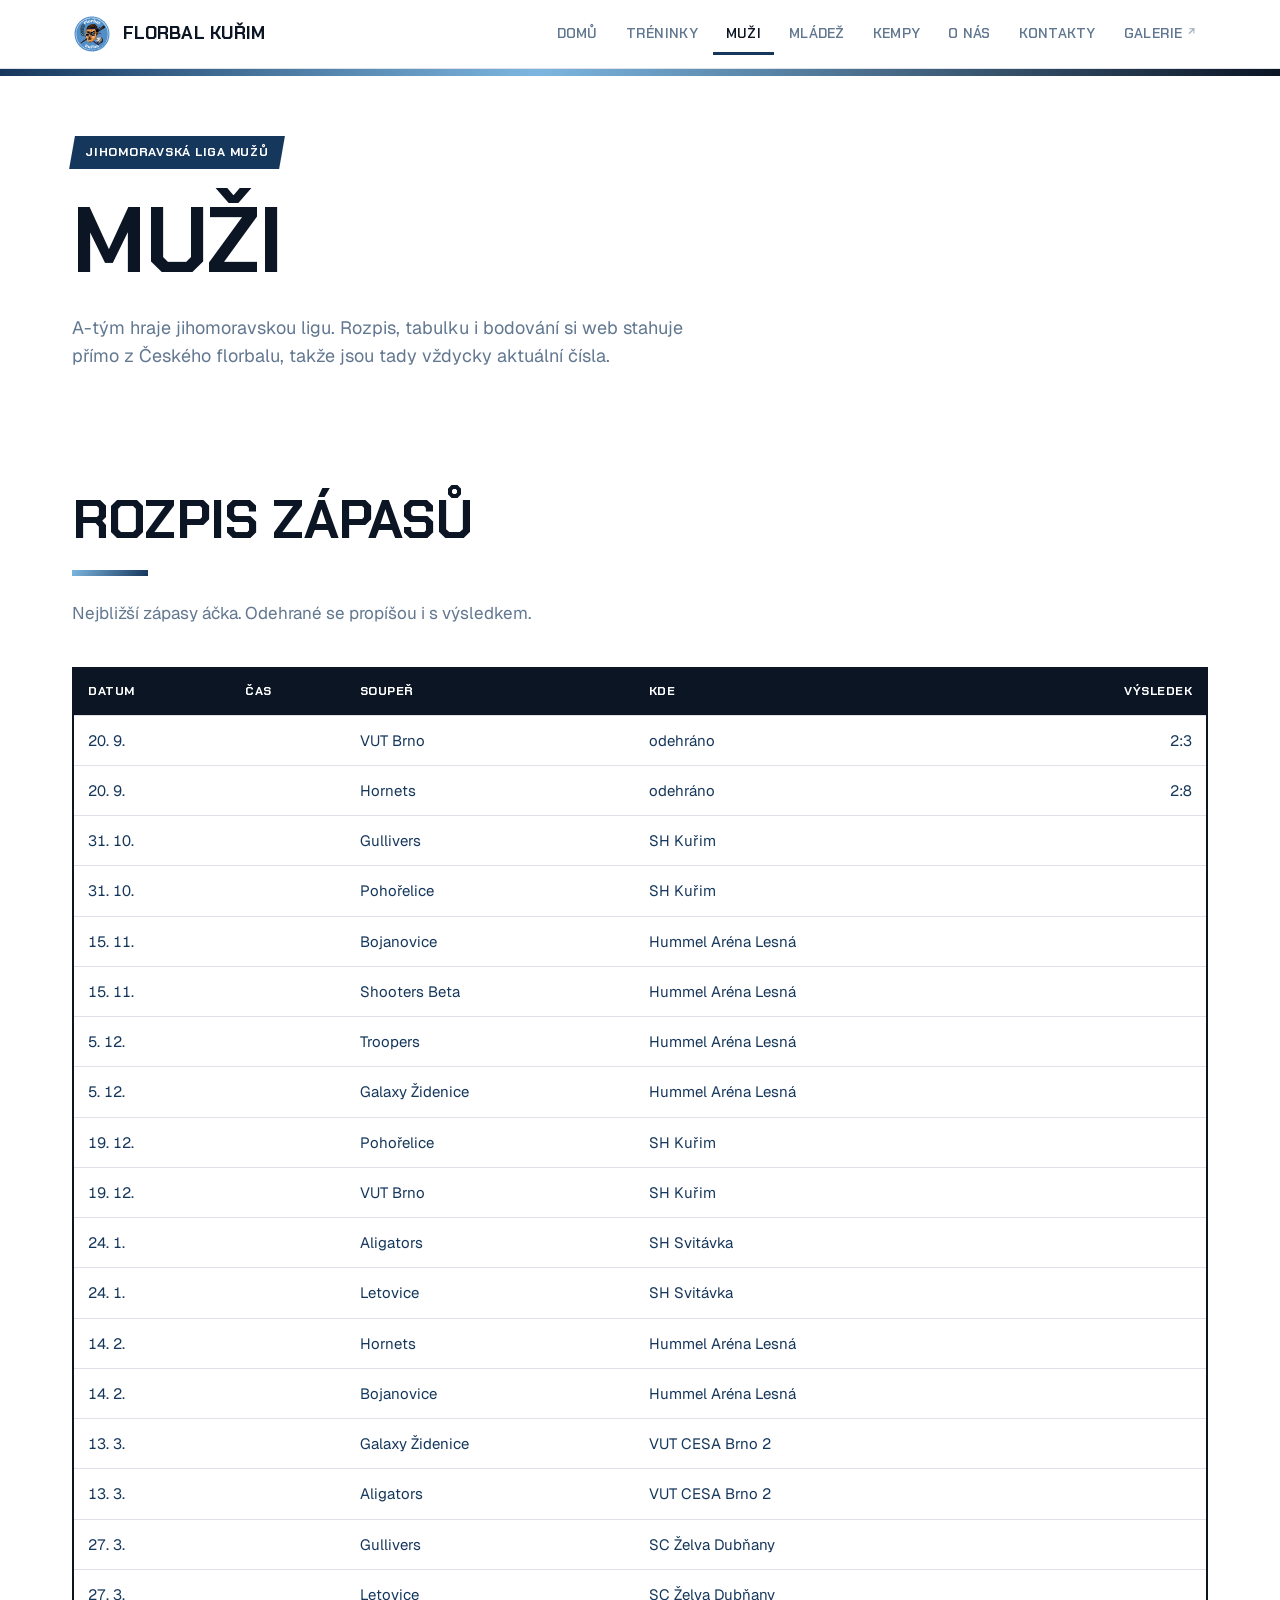
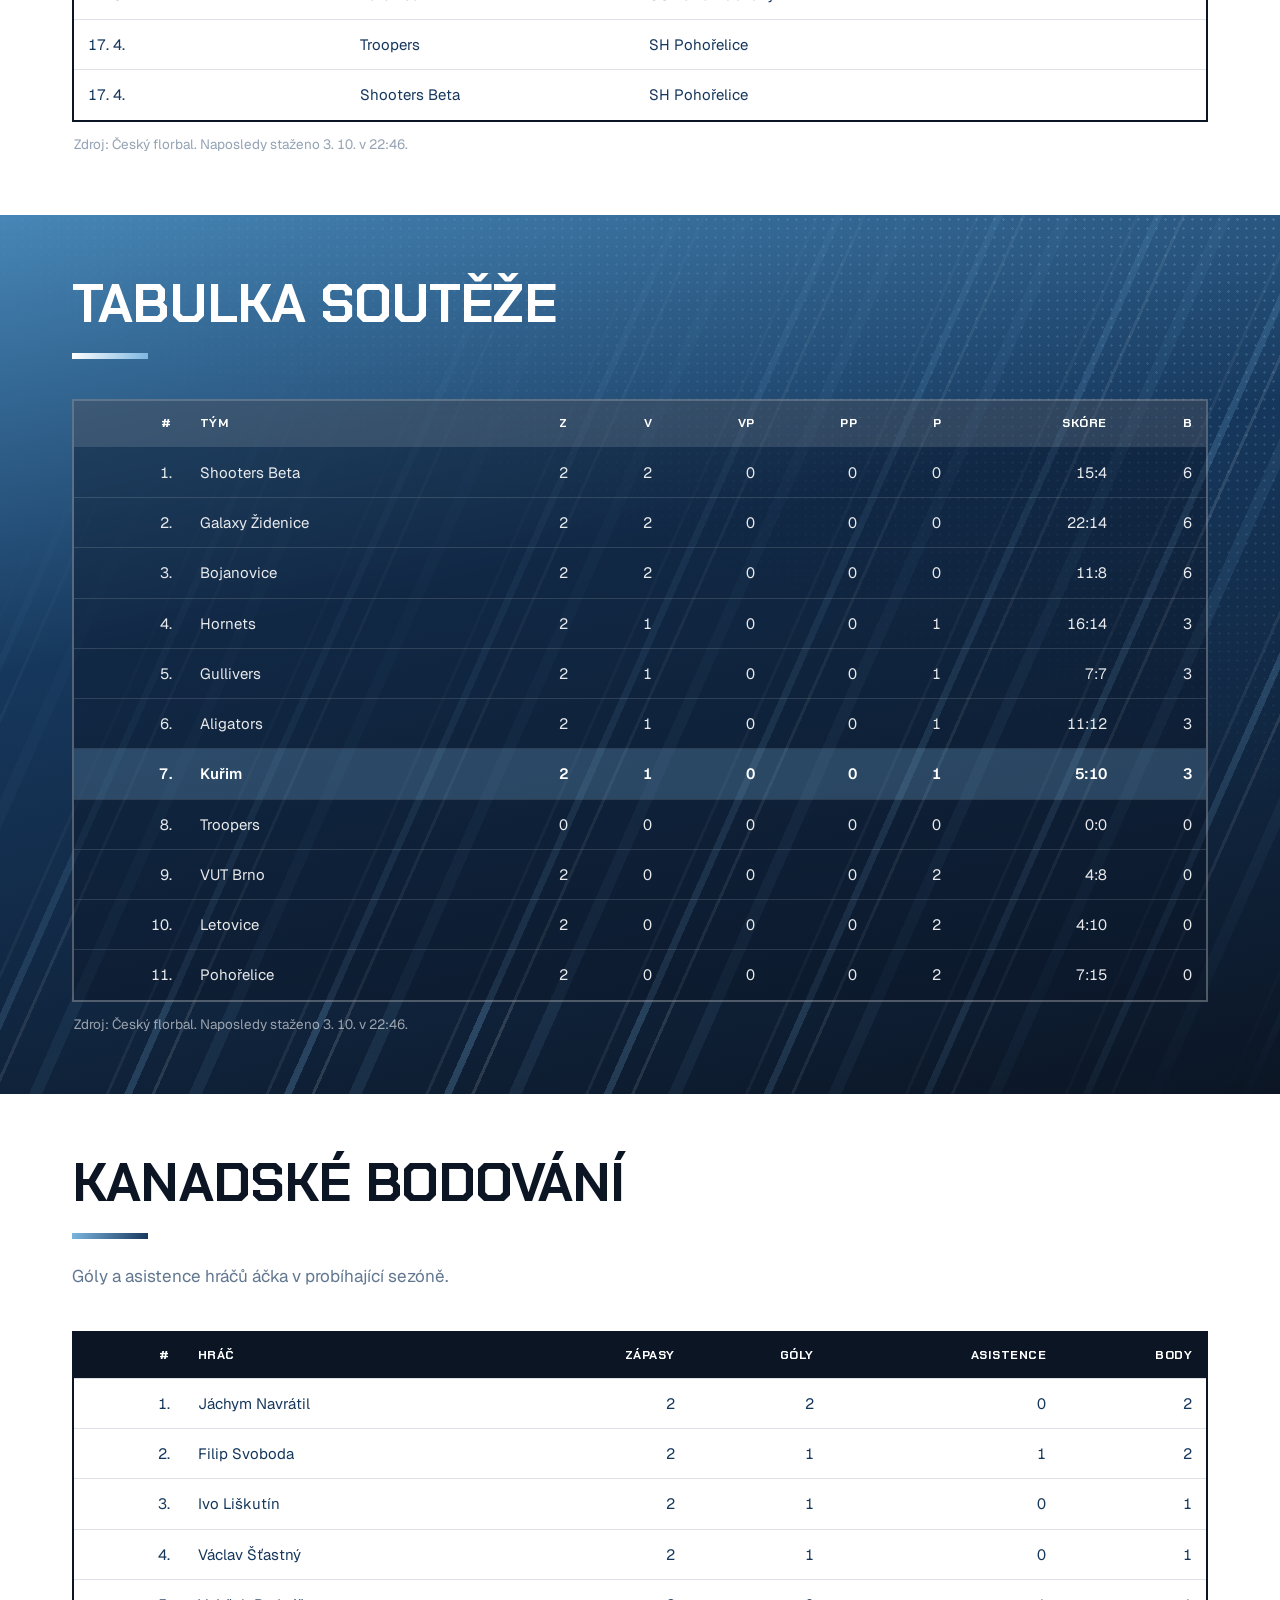
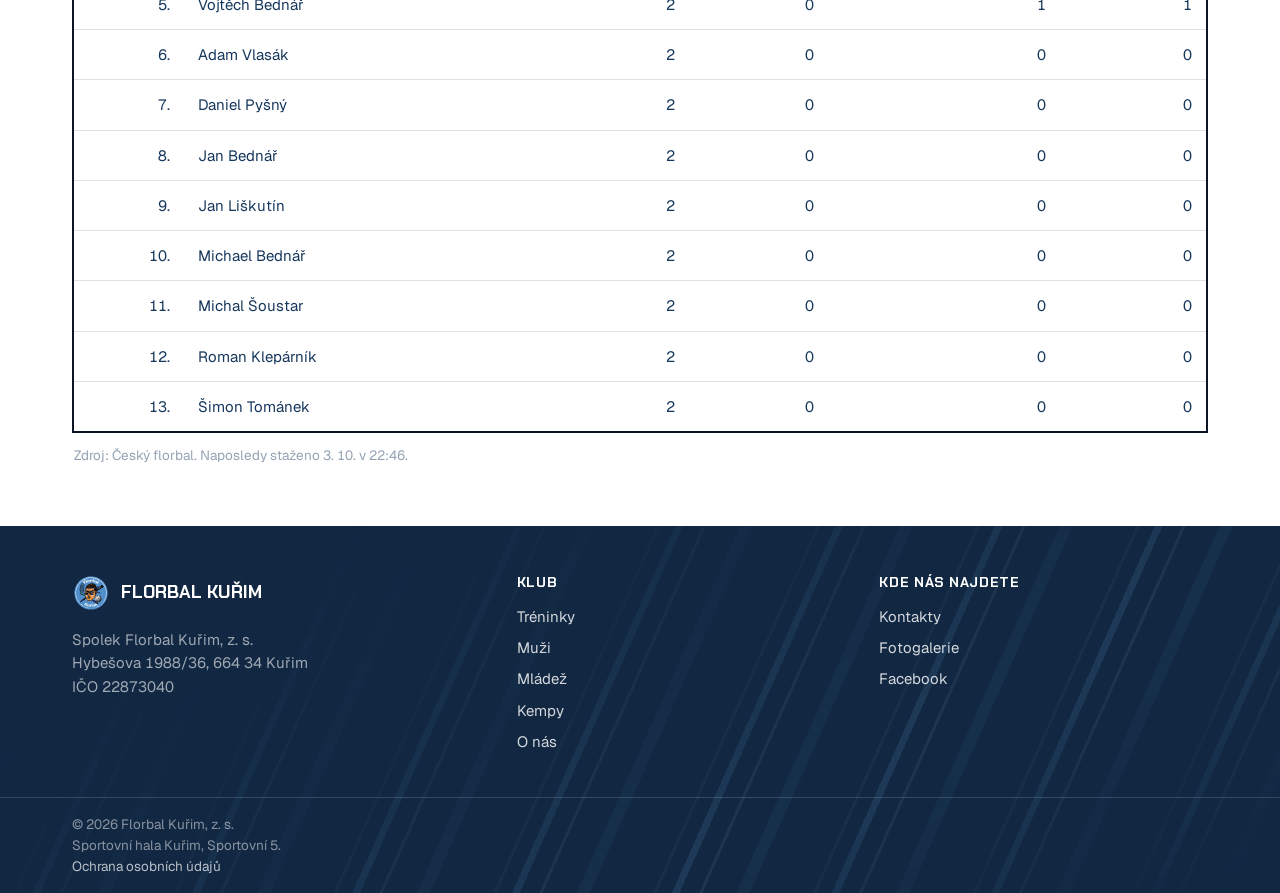
<file: tymy/index.html>
<!DOCTYPE html>
<html lang="cs">
<head>
<meta charset="utf-8">
<title>Týmy | Florbal Kuřim</title>
<meta name="robots" content="noindex">
<link rel="canonical" href="https://florbalkurim.cz/muzi/">
<meta http-equiv="refresh" content="0; url=/muzi/">
<script>location.replace('/muzi/' + location.hash);</script>
</head>
<body>
<p>Stránka se přestěhovala na <a href="/muzi/">florbalkurim.cz/muzi/</a>.</p>
</body>
</html>
</file>
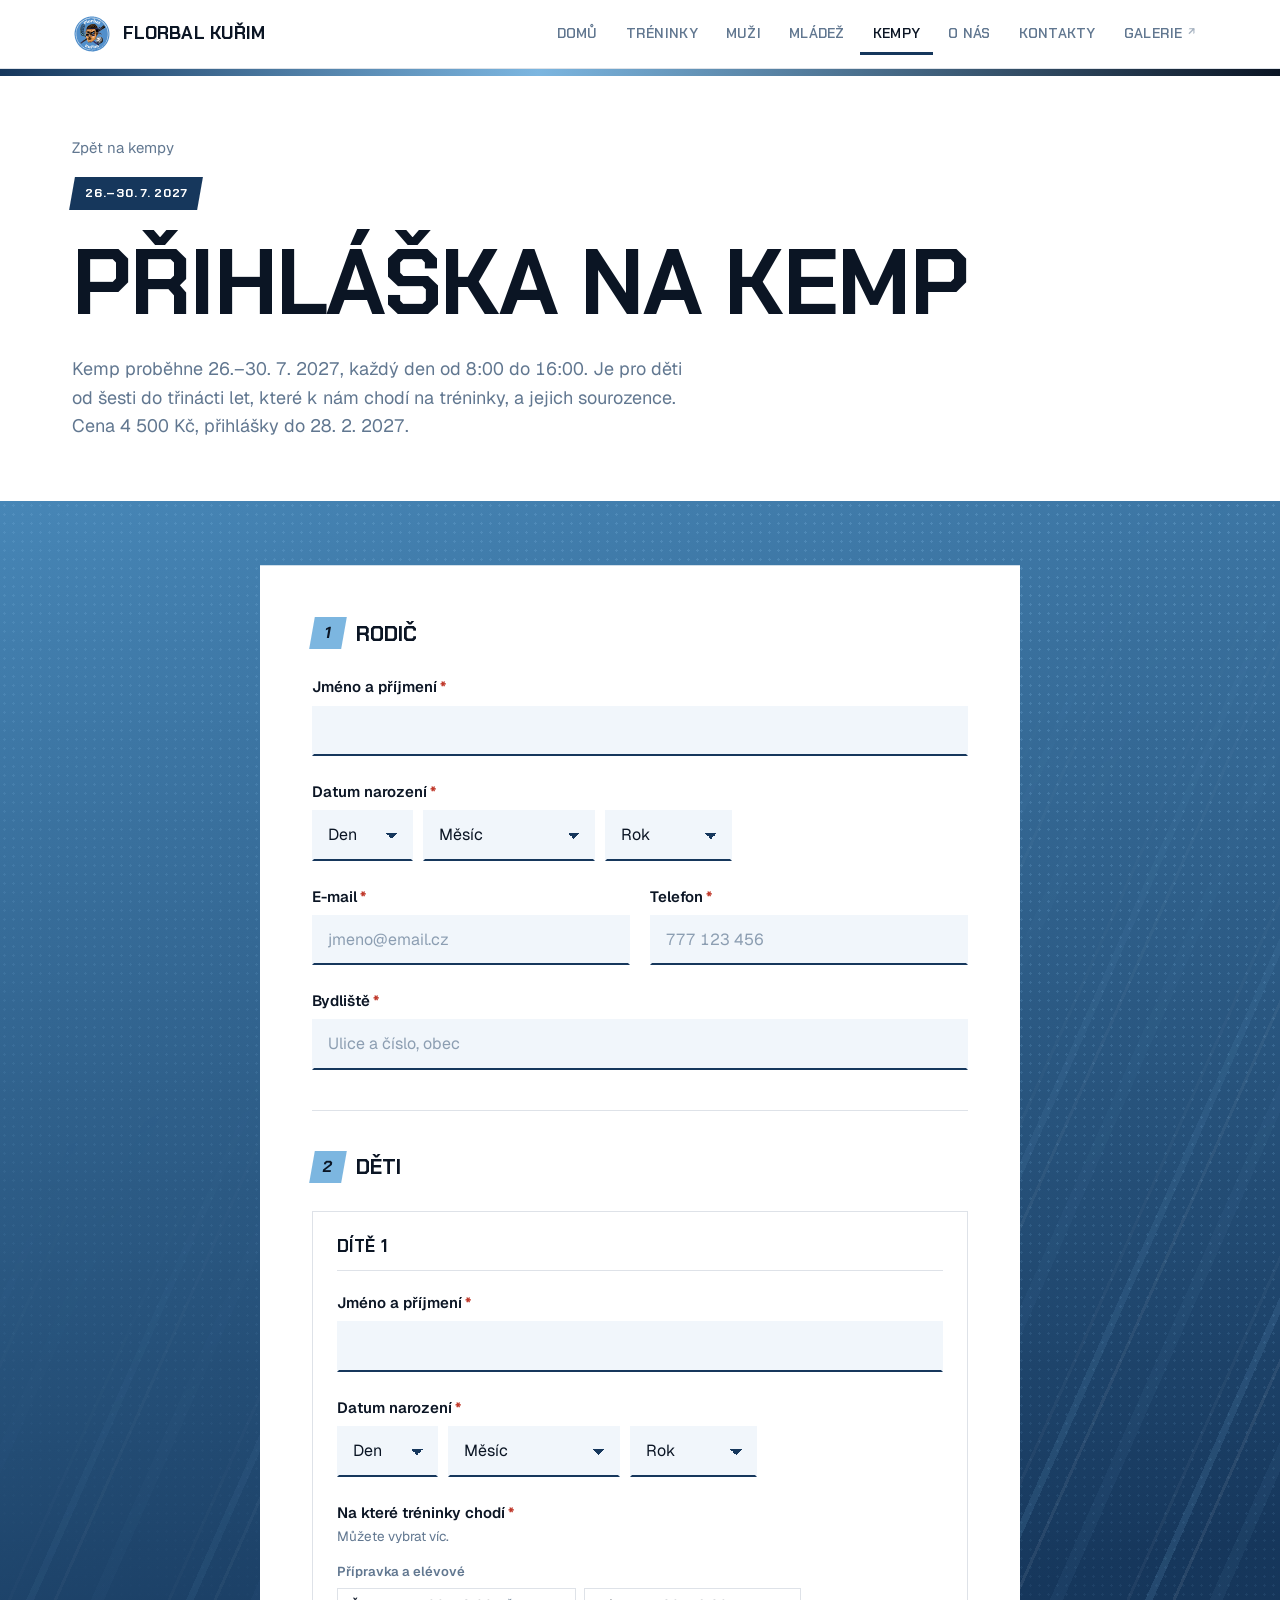
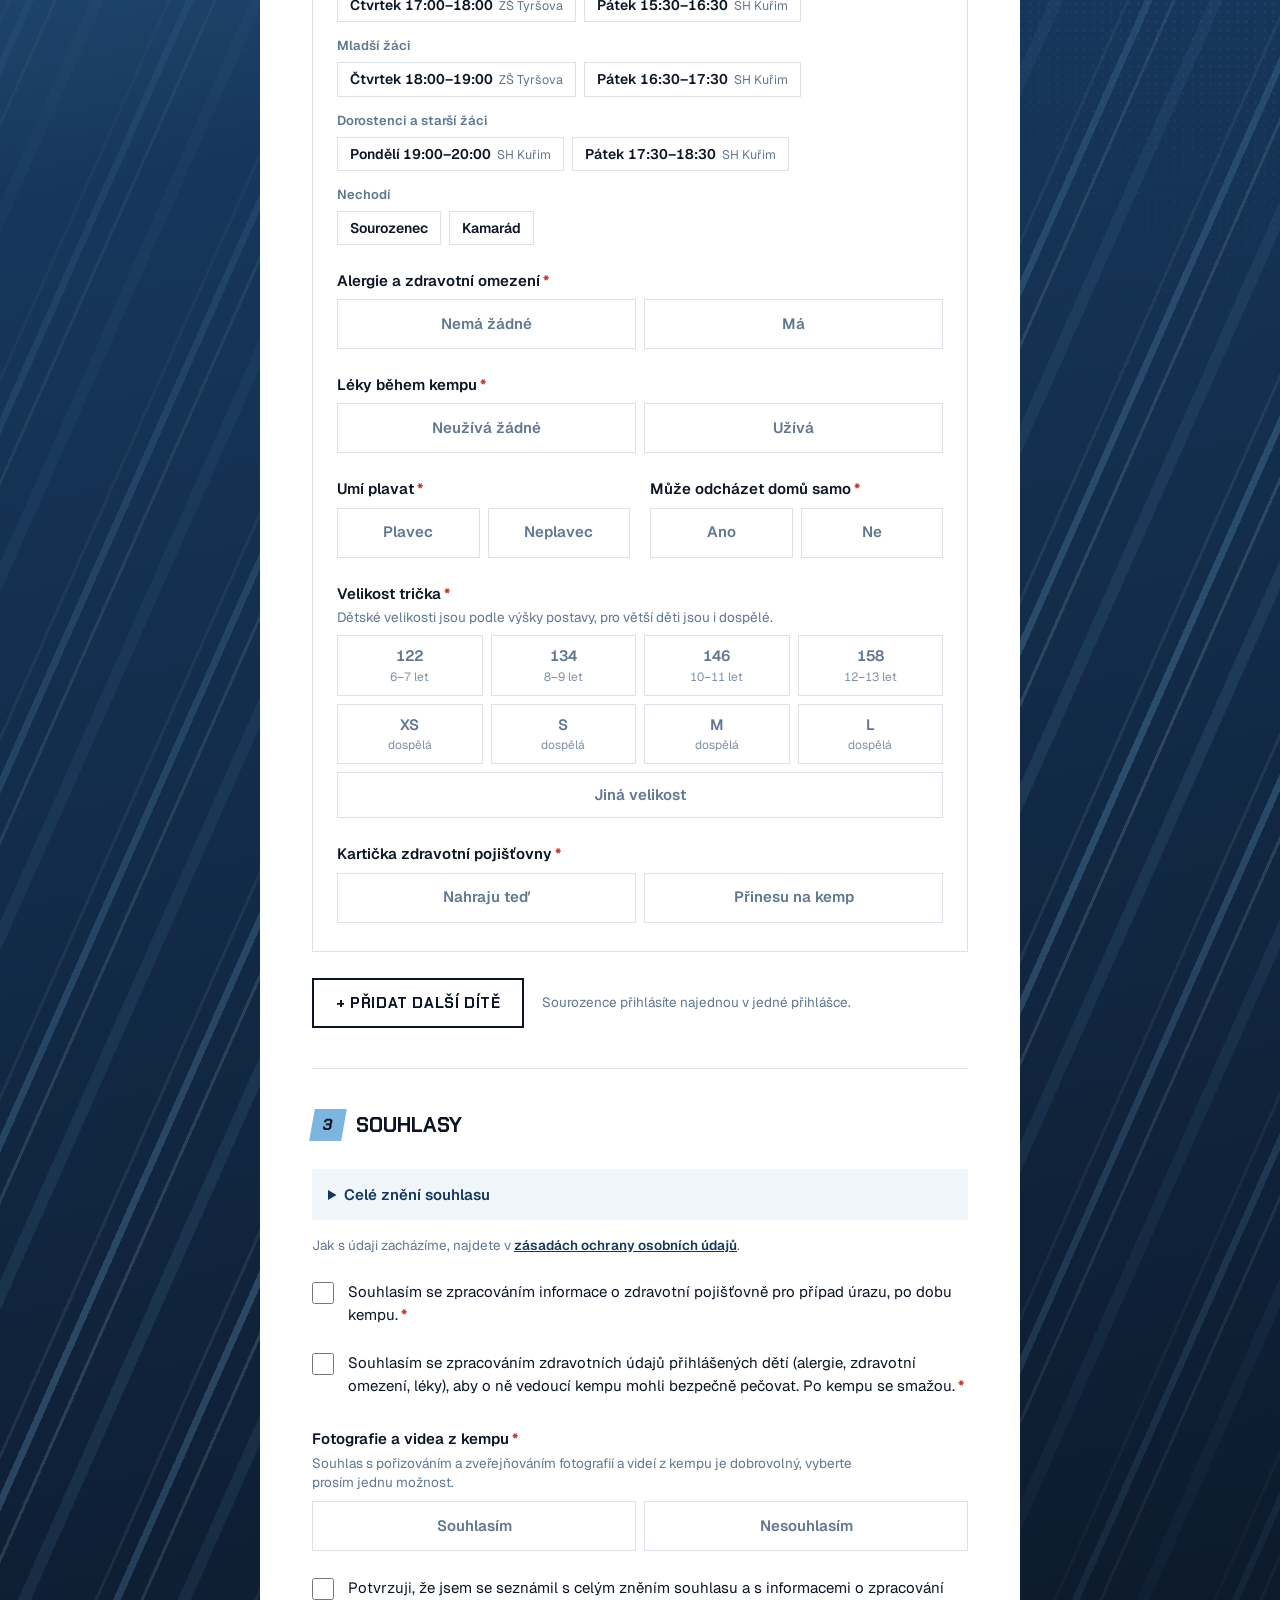
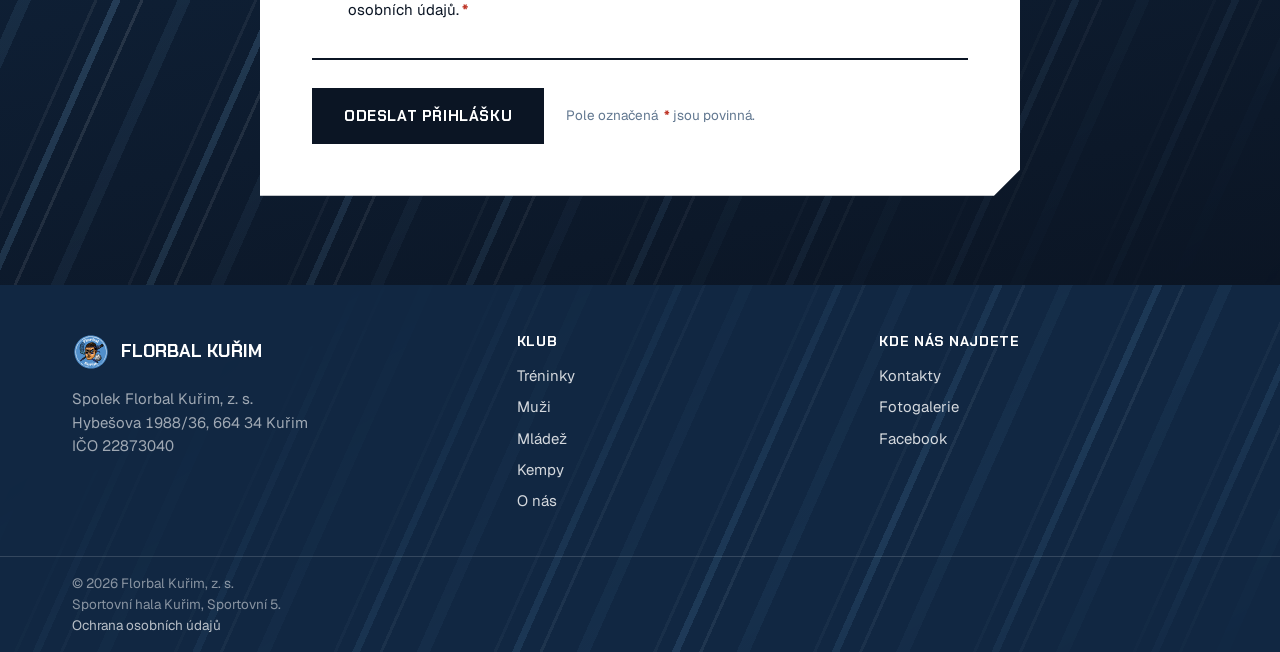
<file: kempy-a-tabory/prihlaska/index.html>
<!DOCTYPE html>
<html lang="cs">
<head>
<meta charset="utf-8">
<meta name="viewport" content="width=device-width,initial-scale=1">
<title>Přihláška na kemp | Florbal Kuřim</title>
<meta name="description" content="Přihláška na letní florbalový kemp Florbalu Kuřim, 26.–30. 7. 2027, pro děti od 6 do 13 let.">
<link rel="canonical" href="https://florbalkurim.cz/kempy-a-tabory/prihlaska/">
<meta property="og:title" content="Přihláška na kemp | Florbal Kuřim">
<meta property="og:description" content="Přihláška na letní florbalový kemp Florbalu Kuřim, 26.–30. 7. 2027, pro děti od 6 do 13 let.">
<meta property="og:type" content="website">
<meta property="og:url" content="https://florbalkurim.cz/kempy-a-tabory/prihlaska/">
<meta property="og:site_name" content="Florbal Kuřim">
<meta property="og:locale" content="cs_CZ">
<meta property="og:image" content="https://florbalkurim.cz/nahled.jpg">
<meta property="og:image:width" content="1200">
<meta property="og:image:height" content="630">
<meta property="og:image:alt" content="Logo klubu Florbal Kuřim a slogan Víc než sport!">
<meta name="twitter:card" content="summary_large_image">
<link rel="icon" href="../../logo.svg" type="image/svg+xml">
<link rel="preconnect" href="https://fonts.googleapis.com">
<link rel="preconnect" href="https://fonts.gstatic.com" crossorigin>
<link href="https://fonts.googleapis.com/css2?family=Chakra+Petch:wght@600;700&family=Geist:wght@400;500;600&display=swap" rel="stylesheet">
<link rel="stylesheet" href="../../styl.css">
<meta name="robots" content="noindex">
</head>
<body>

<header class="hlavicka">
  <div class="obal">
    <a class="znacka" href="../../">
      <img src="../../logo.svg" alt=""><span>Florbal Kuřim</span>
    </a>
    <button class="prepinac" aria-label="Menu" aria-expanded="false" aria-controls="menu"><span></span></button>
    <nav class="menu" id="menu">
      <a href="../../">Domů</a>
      <a href="../../treninky/">Tréninky</a>
      <a href="../../muzi/">Muži</a>
      <a href="../../mladez/">Mládež</a>
      <a href="../../kempy-a-tabory/" aria-current="page">Kempy</a>
      <a href="../../o-nas/">O nás</a>
      <a href="../../kontakty/">Kontakty</a>
      <a class="ven" href="https://FlorbalKurim.zonerama.com" target="_blank" rel="noopener">Galerie</a>
    </nav>
  </div>
</header>
<div class="lem"></div>

<section class="sekce tesna">
  <div class="obal">
    <a class="zpet" href="../">Zpět na kempy</a>
    <span class="stitek"><span>26.–30. 7. 2027</span></span>
    <h1>Přihláška na kemp</h1>
    <p class="vede">Kemp proběhne 26.–30. 7. 2027, každý den od 8:00 do 16:00. Je pro děti od šesti do třinácti let, které k nám chodí na tréninky, a jejich sourozence. Cena 4 500 Kč, přihlášky do 28. 2. 2027.</p>
  </div>
</section>

<section class="sekce tmava sekce-formular">
  <div class="srafy tmave"></div>
  <div class="rastr svetly"></div>
  <div class="obal">

    <div class="formular-karta hlaseni" id="odeslano" tabindex="-1">
      <div class="hotovo-ikona" aria-hidden="true">✓</div>
      <h2>Přihláška je odeslaná</h2>
      <p id="odeslano-text">Děkujeme, přihláška k nám dorazila a na váš e-mail odešlo potvrzení.</p>
      <p>Ozveme se s dalšími informacemi a platebními údaji.</p>
      <p class="napoveda">Když potvrzení do pár minut nenajdete, mrkněte do spamu nebo do záložky Promoakce.</p>
      <div class="tlacitka-hlaseni">
        <a class="tlacitko" href="../">Zpět na kempy</a>
      </div>
    </div>

    <div class="formular-karta hlaseni" id="uzavreno">
      <h2>Přihlášky jsou uzavřené</h2>
      <p>Termín pro přihlášky na letošní kemp už uplynul. Pokud máte dotaz, napište nám.</p>
      <p><a class="tlacitko" href="../../kontakty/">Kontakty</a></p>
    </div>

    <template id="sablona-dite">
      <div class="dite" data-dite>
        <div class="dite-hlava">
          <h3 class="dite-nazev">Dítě <span data-poradi>1</span></h3>
          <button type="button" class="odebrat-dite" data-odebrat>Odebrat</button>
        </div>
        <div class="dite-pole">
          <div class="pole siroke">
            <label for="d__N__-jmeno">Jméno a příjmení<span class="povinne" aria-hidden="true">*</span></label>
            <input id="d__N__-jmeno" data-k="Jméno dítěte" required autocomplete="off"
                   data-chyba="Napište jméno a příjmení dítěte.">
          </div>
          <div class="pole siroke">
            <span class="popisek" id="d__N__-p-narozeni">Datum narození<span class="povinne" aria-hidden="true">*</span></span>
            <div class="datum" role="group" aria-labelledby="d__N__-p-narozeni">
              <select data-k="den" aria-label="Den"><option value="">Den</option></select>
              <select data-k="mesic" aria-label="Měsíc"><option value="">Měsíc</option></select>
              <select data-k="rok" aria-label="Rok"><option value="">Rok</option></select>
            </div>
            <p class="upozorneni" data-vek role="status"></p>
          </div>
          <div class="pole siroke">
            <span class="popisek" id="d__N__-p-trenink">Na které tréninky chodí<span class="povinne" aria-hidden="true">*</span></span>
            <p class="napoveda">Můžete vybrat víc.</p>
            <div class="treninky-volby" role="group" aria-labelledby="d__N__-p-trenink"
                 data-chyba="Vyberte aspoň jeden trénink, nebo že na tréninky nechodí.">
                <div class="skupina">
                  <span class="skupina-nazev">Přípravka a elévové</span>
                  <div class="cipy">
                    <label class="cip"><input type="checkbox" value="Přípravka a elévové, čtvrtek 17:00–18:00, ZŠ Tyršova"><span>Čtvrtek 17:00–18:00 <small>ZŠ Tyršova</small></span></label>
                    <label class="cip"><input type="checkbox" value="Přípravka a elévové, pátek 15:30–16:30, SH Kuřim"><span>Pátek 15:30–16:30 <small>SH Kuřim</small></span></label>
                  </div>
                </div>
                <div class="skupina">
                  <span class="skupina-nazev">Mladší žáci</span>
                  <div class="cipy">
                    <label class="cip"><input type="checkbox" value="Mladší žáci, čtvrtek 18:00–19:00, ZŠ Tyršova"><span>Čtvrtek 18:00–19:00 <small>ZŠ Tyršova</small></span></label>
                    <label class="cip"><input type="checkbox" value="Mladší žáci, pátek 16:30–17:30, SH Kuřim"><span>Pátek 16:30–17:30 <small>SH Kuřim</small></span></label>
                  </div>
                </div>
                <div class="skupina">
                  <span class="skupina-nazev">Dorostenci a starší žáci</span>
                  <div class="cipy">
                    <label class="cip"><input type="checkbox" value="Dorostenci a starší žáci, pondělí 19:00–20:00, SH Kuřim"><span>Pondělí 19:00–20:00 <small>SH Kuřim</small></span></label>
                    <label class="cip"><input type="checkbox" value="Dorostenci a starší žáci, pátek 17:30–18:30, SH Kuřim"><span>Pátek 17:30–18:30 <small>SH Kuřim</small></span></label>
                  </div>
                </div>
                <div class="skupina">
                  <span class="skupina-nazev">Nechodí</span>
                  <div class="cipy">
                    <label class="cip"><input type="checkbox" value="Nechodí na tréninky, je to sourozenec" data-vylucny><span>Sourozenec</span></label>
                    <label class="cip"><input type="checkbox" value="Nechodí na tréninky, je to kamarád" data-vylucny><span>Kamarád</span></label>
                  </div>
                </div>
            </div>
          </div>
          <div class="pole siroke">
            <span class="popisek">Alergie a zdravotní omezení<span class="povinne" aria-hidden="true">*</span></span>
            <div class="volby" data-volba="Alergie a zdravotní omezení" data-chyba="Vyberte, jestli má nějaké alergie nebo zdravotní omezení.">
              <label><input type="radio" name="alergie-__N__" value="ne"><span>Nemá žádné</span></label>
              <label><input type="radio" name="alergie-__N__" value="ano"><span>Má</span></label>
            </div>
            <textarea data-k="Alergie a zdravotní omezení" data-ne="Nemá žádné" rows="3" class="doplneni"
                      placeholder="Jaké alergie nebo omezení má a co je potřeba vědět" data-chyba="Napište, jaké alergie nebo omezení má."></textarea>
          </div>
          <div class="pole siroke">
            <span class="popisek">Léky během kempu<span class="povinne" aria-hidden="true">*</span></span>
            <div class="volby" data-volba="Léky během kempu" data-chyba="Vyberte, jestli bude během kempu užívat nějaké léky.">
              <label><input type="radio" name="leky-__N__" value="ne"><span>Neužívá žádné</span></label>
              <label><input type="radio" name="leky-__N__" value="ano"><span>Užívá</span></label>
            </div>
            <textarea data-k="Léky během kempu" data-ne="Neužívá žádné" rows="2" class="doplneni"
                      placeholder="Název léku, dávka a kdy ho užívá" data-chyba="Napište, jaké léky a kdy je užívá."></textarea>
          </div>
          <div class="pole">
            <span class="popisek">Umí plavat<span class="povinne" aria-hidden="true">*</span></span>
            <div class="volby" data-k="Plavec" data-chyba="Vyberte jednu možnost.">
              <label><input type="radio" name="plavec-__N__" value="plavec"><span>Plavec</span></label>
              <label><input type="radio" name="plavec-__N__" value="neplavec"><span>Neplavec</span></label>
            </div>
          </div>
          <div class="pole">
            <span class="popisek">Může odcházet domů samo<span class="povinne" aria-hidden="true">*</span></span>
            <div class="volby" data-k="Odchází samo" data-chyba="Vyberte jednu možnost.">
              <label><input type="radio" name="odchod-__N__" value="ano"><span>Ano</span></label>
              <label><input type="radio" name="odchod-__N__" value="ne"><span>Ne</span></label>
            </div>
          </div>
          <div class="pole siroke">
            <span class="popisek">Velikost trička<span class="povinne" aria-hidden="true">*</span></span>
            <p class="napoveda">Dětské velikosti jsou podle výšky postavy, pro větší děti jsou i dospělé.</p>
            <div class="volby velikosti" data-k="Velikost trička" data-chyba="Vyberte velikost trička.">
              <label><input type="radio" name="tricko-__N__" value="122"><span>122<small>6–7 let</small></span></label>
              <label><input type="radio" name="tricko-__N__" value="134"><span>134<small>8–9 let</small></span></label>
              <label><input type="radio" name="tricko-__N__" value="146"><span>146<small>10–11 let</small></span></label>
              <label><input type="radio" name="tricko-__N__" value="158"><span>158<small>12–13 let</small></span></label>
              <label><input type="radio" name="tricko-__N__" value="XS"><span>XS<small>dospělá</small></span></label>
              <label><input type="radio" name="tricko-__N__" value="S"><span>S<small>dospělá</small></span></label>
              <label><input type="radio" name="tricko-__N__" value="M"><span>M<small>dospělá</small></span></label>
              <label><input type="radio" name="tricko-__N__" value="L"><span>L<small>dospělá</small></span></label>
              <label class="jina"><input type="radio" name="tricko-__N__" value="jiná"><span>Jiná velikost</span></label>
            </div>
            <input data-k="Jiná velikost trička" class="doplneni" autocomplete="off" maxlength="40" pattern=".*\S.*"
                   aria-label="Jiná velikost trička" placeholder="Napište velikost, třeba 116 nebo XL"
                   data-chyba="Napište, jakou velikost trička potřebuje.">
          </div>
          <div class="pole siroke">
            <span class="popisek">Kartička zdravotní pojišťovny<span class="povinne" aria-hidden="true">*</span></span>
            <div class="volby" data-karticka-volba data-chyba="Vyberte, jestli kartičku nahrajete teď, nebo ji přinesete na kemp.">
              <label><input type="radio" name="karticka-__N__" value="ano"><span>Nahraju teď</span></label>
              <label><input type="radio" name="karticka-__N__" value="ne"><span>Přinesu na kemp</span></label>
            </div>
            <div class="karticka-nahrani">
              <ul class="nahrane-soubory" data-seznam></ul>
              <label class="nahrat" for="d__N__-karticka">
                <input id="d__N__-karticka" data-k="karticka" type="file" accept="image/*,.pdf,application/pdf" multiple>
                <span class="nahrat-ikona" aria-hidden="true">+</span>
                <span class="nahrat-text"><b data-nahrat-titulek>Vyfotit nebo nahrát kartičku</b><small>přední i zadní stranu, fotky nebo PDF, můžete přidávat postupně</small></span>
              </label>
            </div>
          </div>
        </div>
      </div>
    </template>

    <form class="formular formular-karta" id="prihlaska" action="#" method="POST" novalidate>
      <div class="past" aria-hidden="true"><label>Toto pole nevyplňujte <input type="text" name="web_firmy" tabindex="-1" autocomplete="off"></label></div>

      <fieldset>
        <legend><span class="krok">1</span>Rodič</legend>
        <div class="pole siroke">
          <label for="f-rodic">Jméno a příjmení<span class="povinne" aria-hidden="true">*</span></label>
          <input id="f-rodic" name="Jméno rodiče" required autocomplete="name"
                 data-chyba="Napište své jméno a příjmení.">
        </div>
        <div class="pole siroke">
          <span class="popisek" id="p-rodic-narozeni">Datum narození<span class="povinne" aria-hidden="true">*</span></span>
          <div class="datum" id="rodic-narozeni" role="group" aria-labelledby="p-rodic-narozeni">
            <select data-k="den" aria-label="Den"><option value="">Den</option></select>
            <select data-k="mesic" aria-label="Měsíc"><option value="">Měsíc</option></select>
            <select data-k="rok" aria-label="Rok"><option value="">Rok</option></select>
          </div>
        </div>
        <div class="pole">
          <label for="f-email">E-mail<span class="povinne" aria-hidden="true">*</span></label>
          <input id="f-email" name="email" type="email" required autocomplete="email" inputmode="email"
                 placeholder="jmeno@email.cz" pattern="[^@\s]+@[^@\s]+\.[^@\s]{2,}"
                 data-chyba="Napište platný e-mail, přijde na něj potvrzení.">
        </div>
        <div class="pole">
          <label for="f-telefon">Telefon<span class="povinne" aria-hidden="true">*</span></label>
          <input id="f-telefon" name="Telefon" type="tel" required autocomplete="tel" inputmode="tel"
                 placeholder="777 123 456" pattern="[+0-9 ]{9,}"
                 data-chyba="Napište telefon, aspoň devět číslic.">
        </div>
        <div class="pole siroke">
          <label for="f-bydliste">Bydliště<span class="povinne" aria-hidden="true">*</span></label>
          <input id="f-bydliste" name="Bydliště" required autocomplete="street-address"
                 placeholder="Ulice a číslo, obec" data-chyba="Napište bydliště.">
        </div>
      </fieldset>

      <fieldset>
        <legend><span class="krok">2</span>Děti</legend>
        <div class="deti siroke" id="deti"></div>
        <div class="pridat-dite siroke">
          <button type="button" class="tlacitko svetle" id="pridat-dite">+ Přidat další dítě</button>
          <p class="napoveda">Sourozence přihlásíte najednou v jedné přihlášce.</p>
        </div>
      </fieldset>

      <fieldset>
        <legend><span class="krok">3</span>Souhlasy</legend>
        <details class="gdpr">
          <summary>Celé znění souhlasu</summary>
          <p>Jako zákonný zástupce dítěte uděluji Spolku Florbal Kuřim, se sídlem Hybešova 1988/36,
             664 34 Kuřim, IČO 22873040, souhlas se zpracováním osobních údajů dítěte v rozsahu
             zaškrtnutých bodů níže.</p>
          <p><b>Informace o zdravotní pojišťovně</b>, a to pro účely evidence tohoto údaje pro případ úrazu
             a potřeby ošetření dítěte. Tento osobní údaj se zpracovává po dobu trvání letního florbalového kempu.</p>
          <p><b>Fotografie a videozáznamy</b>, a to pro účely pořizování záznamů z akcí organizace pro účely
             evidence, archivace a propagace organizace a jejích akcí, včetně zveřejnění těchto fotografií
             a videozáznamů na webových stránkách, sociálních sítích, v propagačních materiálech, na nástěnkách,
             v místním a regionálním tisku. Tyto osobní údaje mohou být zpracovávány a zveřejňovány po dobu
             5 let po ukončení letního kempu, následně budou uloženy výhradně pro účely archivace, vědeckého
             a historického výzkumu a pro statistické účely (včetně případného zařazení do kroniky, ročenky apod.).</p>
          <p>Jsem si vědom toho, že udělení souhlasu je dobrovolné a mohu jej kdykoliv odvolat.
             Současně potvrzuji, že mi byly předány informace o všech činnostech zpracování osobních údajů,
             především informace o účelech, rozsahu a době zpracování osobních údajů, o právním důvodu
             zpracování, jakož i o příjemcích zpracovávaných osobních údajů v souladu se čl. 13 nařízení
             č. 2016/679, obecným nařízením o ochraně osobních údajů, v platném a účinném znění.</p>
          <p>Dále beru na vědomí, že mám právo požadovat po organizaci přístup ke zpracovávaným osobním údajům,
             uplatnit právo na přenositelnost osobních údajů, opravu, výmaz, omezení zpracování osobních údajů
             či námitku proti zpracování, mám-li za to, že zpracování není zákonné, případně mám právo podat
             stížnost k Úřadu na ochranu osobních údajů.</p>
        </details>
        <p class="napoveda odkaz-zasady">Jak s údaji zacházíme, najdete v
          <a href="../../ochrana-osobnich-udaju/">zásadách ochrany osobních údajů</a>.</p>

        <label class="zaskrt"><input type="checkbox" id="s-pojistovna" required data-souhlas="Souhlas: zdravotní pojišťovna"
          data-chyba="Bez tohoto souhlasu kartičku nemůžeme přijmout.">
          <span>Souhlasím se zpracováním informace o zdravotní pojišťovně pro případ úrazu, po dobu kempu.<span class="povinne" aria-hidden="true">*</span></span></label>
        <label class="zaskrt"><input type="checkbox" id="s-zdravi" required data-souhlas="Souhlas: zdravotní údaje"
          data-chyba="Bez tohoto souhlasu nemůžeme přihlášku přijmout.">
          <span>Souhlasím se zpracováním zdravotních údajů přihlášených dětí (alergie, zdravotní omezení, léky), aby o ně vedoucí kempu mohli bezpečně pečovat. Po kempu se smažou.<span class="povinne" aria-hidden="true">*</span></span></label>
        <div class="pole siroke souhlas-foto">
          <span class="popisek">Fotografie a videa z kempu<span class="povinne" aria-hidden="true">*</span></span>
          <p class="napoveda">Souhlas s pořizováním a zveřejňováním fotografií a videí z kempu je dobrovolný, vyberte prosím jednu možnost.</p>
          <div class="volby" data-souhlas-volba="Souhlas: fotografie a video" data-chyba="Vyberte, jestli s fotografiemi souhlasíte.">
            <label><input type="radio" name="souhlas-foto" value="ANO"><span>Souhlasím</span></label>
            <label><input type="radio" name="souhlas-foto" value="NE"><span>Nesouhlasím</span></label>
          </div>
        </div>
        <label class="zaskrt"><input type="checkbox" id="s-potvrzeni" required
          data-chyba="Bez tohoto potvrzení přihlášku nemůžeme přijmout.">
          <span>Potvrzuji, že jsem se seznámil s celým zněním souhlasu a s informacemi o zpracování osobních údajů.<span class="povinne" aria-hidden="true">*</span></span></label>
      </fieldset>

      <p class="chyba-odeslani" id="chyba-odeslani" role="alert"></p>
      <div class="odeslat">
        <button class="tlacitko" type="submit">Odeslat přihlášku</button>
        <p class="napoveda">Pole označená <span class="povinne">*</span> jsou povinná.</p>
        <p class="odesilam" id="odesilam" role="status">Ukládáme přihlášku a posíláme potvrzení, obvykle to trvá pár vteřin. Stránku prosím nezavírejte.</p>
      </div>
    </form>

  </div>
</section>
<div class="zaver">
  <div class="srafy tmave"></div>
  
  <footer class="paticka">
    <div class="obal">
      <div>
        <div class="znacka-p"><img src="../../logo.svg" alt=""><span>Florbal Kuřim</span></div>
        <p style="margin:0;color:rgba(255,255,255,.6)">Spolek Florbal Kuřim, z. s.<br>
           Hybešova 1988/36, 664 34 Kuřim<br>IČO 22873040</p>
      </div>
      <div>
        <h3>Klub</h3>
        <a href="../../treninky/">Tréninky</a>
        <a href="../../muzi/">Muži</a>
        <a href="../../mladez/">Mládež</a>
        <a href="../../kempy-a-tabory/">Kempy</a>
        <a href="../../o-nas/">O nás</a>
      </div>
      <div>
        <h3>Kde nás najdete</h3>
        <a href="../../kontakty/">Kontakty</a>
        <a href="https://FlorbalKurim.zonerama.com" target="_blank" rel="noopener">Fotogalerie</a>
      <a href="https://www.facebook.com/florbalkurim/" target="_blank" rel="noopener">Facebook</a>
      </div>
    </div>
    <div class="dole"><div class="obal">© <span class="rok-auto"></span> Florbal Kuřim, z. s.<br>Sportovní hala Kuřim, Sportovní 5.<br><a href="../../ochrana-osobnich-udaju/">Ochrana osobních údajů</a></div></div>
  </footer>
</div>

<script src="../../web.js"></script>
<script src="../../prihlaska.js"></script>
</body>
</html>
</file>
<file: styl.css>
/* ============================================================
   FLORBAL KUŘIM — web spolku
   Vizuál vychází z dresů: bílý venkovní dres jako základ webu,
   domácí modro-černý jako tmavé bloky. Diagonální šrafy, rastr
   teček a přechod do černi dole jsou převzaté z potisku.
   ============================================================ */

:root{
  --nebeska:#7CB6E0;
  --nebeska-sv:#D9EAF7;
  --nebeska-tm:#4E92C4;
  --namorni:#16375C;
  --namorni-tm:#0D2340;
  --cerna:#0B1524;        /* není úplná čerň, je to nejtmavší modrá z dresu */

  --podklad:#FFFFFF;
  --podklad-2:#F1F6FB;
  --text:#16375C;
  --text-60:rgba(22,55,92,.68);
  --text-38:rgba(22,55,92,.46);
  --linka:rgba(22,55,92,.14);

  --hlavicka-h:68px;
  --sirka:1180px;

  --pismo:'Geist',system-ui,-apple-system,sans-serif;
  --nadpisy:'Chakra Petch','Geist',system-ui,sans-serif;
}

*{box-sizing:border-box}
html{scroll-behavior:smooth}
@media (prefers-reduced-motion:reduce){
  html{scroll-behavior:auto}
  *{animation-duration:.001ms !important;transition-duration:.001ms !important}
}
html,body{margin:0;padding:0}
/* Safari obarvuje stavovou lištu i prostor za koncem stránky podle podkladu
   u příslušného okraje. Proto je podklad přechodem: nahoře světlý jako
   hlavička, dole tmavý jako patička. Vidět je jen na těch krajích, obsah
   má vlastní pozadí. */
html{
  background:linear-gradient(to bottom,
    var(--podklad) 0%, var(--podklad) 50%,
    var(--namorni-tm) 50%, var(--namorni-tm) 100%) no-repeat;
  background-size:100% 100%;
  overscroll-behavior-y:none;
}
body{
  background:transparent;
  overscroll-behavior-y:none;color:var(--text);
  font-family:var(--pismo);font-size:16px;line-height:1.55;
  font-variant-numeric:tabular-nums;
  -webkit-font-smoothing:antialiased;overflow-x:hidden;
}
img{max-width:100%;display:block}
a{color:inherit}
:focus-visible{outline:3px solid var(--nebeska-tm);outline-offset:3px}

.obal{max-width:var(--sirka);margin:0 auto;padding:0 22px;width:100%}

/* ---------- typografie ---------- */
h1,h2,h3{font-family:var(--nadpisy);font-weight:700;color:var(--cerna);margin:0;
         letter-spacing:-.015em;line-height:1.09;text-transform:uppercase}
h1{font-size:clamp(42px,8.2vw,92px)}
h2{font-size:clamp(30px,4.6vw,54px)}
h3{font-weight:600;font-size:21px;letter-spacing:-.005em;line-height:1.2;text-transform:none}
p{margin:0 0 16px;max-width:64ch}
p:last-child{margin-bottom:0}
.vede{font-size:18px;color:var(--text-60);max-width:52ch;line-height:1.6;margin-top:22px}

/* dopočítané hodnoty (ročníky, sezóna) */
.rocniky-auto,.sezona-auto,.rok-auto{font-variant-numeric:tabular-nums}
.doplnit{background:none;border-bottom:1px dashed rgba(78,146,196,.7);padding:0}

/* ---------- šrafy a rastr z dresu ---------- */
.srafy{
  position:absolute;inset:0;pointer-events:none;overflow:hidden;
  background-image:repeating-linear-gradient(114deg,
    transparent 0 18px,
    rgba(22,55,92,.07) 18px 20px,
    transparent 20px 34px,
    rgba(124,182,224,.26) 34px 41px,
    transparent 41px 62px,
    rgba(11,21,36,.07) 62px 64px,
    transparent 64px 96px,
    rgba(124,182,224,.14) 96px 108px,
    transparent 108px 150px);
  -webkit-mask-image:linear-gradient(150deg,transparent 18%,rgba(0,0,0,.75) 68%,transparent 100%);
  mask-image:linear-gradient(150deg,transparent 18%,rgba(0,0,0,.75) 68%,transparent 100%);
}
/* Na úzkém displeji je blok vysoký a úzký, takže šikmý přechod by nechal
   pruhy jen v rohu. Tady je vede přes celou plochu. */
@media(max-width:900px){
  .srafy{
    -webkit-mask-image:linear-gradient(172deg,transparent 4%,rgba(0,0,0,.8) 46%,transparent 100%);
    mask-image:linear-gradient(172deg,transparent 4%,rgba(0,0,0,.8) 46%,transparent 100%);
  }
}
.srafy.tmave{
  background-image:repeating-linear-gradient(114deg,
    transparent 0 16px,
    rgba(255,255,255,.10) 16px 19px,
    transparent 19px 33px,
    rgba(124,182,224,.34) 33px 40px,
    transparent 40px 58px,
    rgba(255,255,255,.18) 58px 61px,
    transparent 61px 92px,
    rgba(124,182,224,.15) 92px 104px,
    transparent 104px 146px);
}
.rastr{
  position:absolute;inset:0;pointer-events:none;
  background-image:radial-gradient(circle,rgba(22,55,92,.20) 1.1px,transparent 1.2px);
  background-size:9px 9px;
  -webkit-mask-image:linear-gradient(200deg,#000 0,transparent 46%);
  mask-image:linear-gradient(200deg,#000 0,transparent 46%);
}
.rastr.svetly{background-image:radial-gradient(circle,rgba(124,182,224,.30) 1.1px,transparent 1.2px)}

/* ---------- hlavička ---------- */
.hlavicka{position:sticky;top:0;z-index:40;background:rgba(255,255,255,.97);
          backdrop-filter:saturate(150%) blur(8px);border-bottom:1px solid var(--linka)}
.hlavicka .obal{display:flex;align-items:center;gap:16px;height:var(--hlavicka-h)}
.znacka{display:flex;align-items:center;gap:11px;text-decoration:none;flex:none}
.znacka img{width:40px;height:40px;object-fit:contain}
.znacka span{font-family:var(--nadpisy);font-weight:700;font-size:18px;color:var(--cerna);
             text-transform:uppercase;letter-spacing:.005em;white-space:nowrap}

.menu{margin-left:auto;display:flex;align-items:center;gap:2px}
.menu a{
  text-decoration:none;font-family:var(--nadpisy);font-weight:600;font-size:14px;
  text-transform:uppercase;letter-spacing:.02em;color:var(--text-60);
  padding:10px 13px;transition:color .15s,box-shadow .15s;
}
.menu a:hover{color:var(--cerna);box-shadow:inset 0 -3px 0 var(--nebeska)}
.menu a[aria-current="page"]{color:var(--cerna);box-shadow:inset 0 -3px 0 var(--namorni)}
.menu .ven::after{content:'↗';font-size:11px;margin-left:5px;opacity:.55;vertical-align:2px}

.prepinac{display:none;margin-left:auto;width:44px;height:44px;border:2px solid var(--namorni);
          background:#fff;cursor:pointer;padding:0;align-items:center;justify-content:center}
.prepinac span{display:block;width:18px;height:2px;background:var(--namorni);position:relative}
.prepinac span::before,.prepinac span::after{content:'';position:absolute;left:0;width:18px;height:2px;
          background:var(--namorni)}
.prepinac span::before{top:-6px}
.prepinac span::after{top:6px}

/* osm položek se vedle loga vejde až od ~1100 px, pod tím hamburger */
@media(max-width:1100px){
  .prepinac{display:flex}
  .menu{position:absolute;top:var(--hlavicka-h);left:0;right:0;flex-direction:column;
        align-items:stretch;gap:0;background:#fff;border-bottom:3px solid var(--namorni);
        padding:6px 12px 12px;display:none;box-shadow:0 20px 30px -22px rgba(11,21,36,.45)}
  .menu.otevreno{display:flex}
  .menu a{padding:14px 10px;font-size:16px}
}

/* lem jako spodek dresu */
.lem{height:7px;background:linear-gradient(90deg,var(--namorni) 0,var(--nebeska) 42%,var(--cerna) 100%)}

/* ---------- tlačítka ---------- */
.tlacitko{
  display:inline-flex;align-items:center;justify-content:center;
  font-family:var(--nadpisy);font-weight:700;font-size:15px;
  text-transform:uppercase;letter-spacing:.04em;
  padding:16px 30px;text-decoration:none;border:2px solid var(--cerna);
  background:var(--cerna);color:#fff;transition:background .15s,color .15s,border-color .15s;
}
.tlacitko:hover{background:var(--namorni);border-color:var(--namorni)}
.tlacitko.svetle{background:transparent;color:var(--cerna)}
.tlacitko.svetle:hover{background:var(--namorni);border-color:var(--namorni);color:#fff}
.tlacitko.prazdne{background:transparent;color:#fff;border-color:rgba(255,255,255,.6)}
.tlacitko.prazdne:hover{background:#fff;color:var(--cerna);border-color:#fff}

/* ---------- hero ----------
   Fotka nese celou obrazovku, text leží na tmavém překryvu.
   Fotka proto potřebuje volnější levou půlku. */
.hero{position:relative;background:var(--namorni-tm);overflow:hidden;isolation:isolate;
      min-height:clamp(460px,68vh,680px);display:flex;align-items:center}
.hero .fotka{position:absolute;inset:0;width:100%;height:100%;object-fit:cover;
             object-position:70% 40%;z-index:0}
.hero .stin{position:absolute;inset:0;z-index:1;background:
  linear-gradient(96deg,rgba(11,21,36,.95) 0%,rgba(11,21,36,.86) 34%,
                        rgba(11,21,36,.42) 68%,rgba(11,21,36,.28) 100%),
  linear-gradient(0deg,rgba(11,21,36,.75) 0%,transparent 42%)}
.hero .srafy{z-index:2;opacity:.75}
.hero .rastr{z-index:2;opacity:.4}
.hero .obal{position:relative;z-index:3;padding:clamp(56px,8vw,104px) 22px}
.hero .hero-text{max-width:680px}
.hero h1{color:#fff;max-width:11ch}
.hero h1 em{font-style:normal;display:block;color:var(--nebeska)}
/* slogan psaným písmem, vektor z klubových podkladů */
.hero h1.slogan{max-width:none;margin:0 0 4px -4px;line-height:0}
.hero h1.slogan img{width:clamp(280px,46vw,560px);height:auto;display:block;
  filter:drop-shadow(0 2px 14px rgba(11,21,36,.45))}
@media(max-width:600px){.hero h1.slogan img{width:86vw}}
.hero .podnadpis{font-family:var(--nadpisy);font-weight:600;
  font-size:clamp(17px,2vw,22px);color:#fff;text-transform:uppercase;
  letter-spacing:.01em;margin:26px 0 0;max-width:40ch}
.hero p{color:rgba(255,255,255,.84);font-size:17.5px;line-height:1.6;
        margin:16px 0 32px;max-width:44ch}
.hero .tlacitka{display:flex;gap:12px;flex-wrap:wrap}
.hero .tlacitko{background:#fff;color:var(--cerna);border-color:#fff}
.hero .tlacitko:hover{background:var(--nebeska);border-color:var(--nebeska);color:var(--cerna)}
.hero .tlacitko.prazdne{background:transparent;color:#fff;border-color:rgba(255,255,255,.6)}
.hero .tlacitko.prazdne:hover{background:#fff;color:var(--cerna);border-color:#fff}
.hero .mistofoto{position:absolute;inset:0;z-index:0;aspect-ratio:auto;height:100%}

@media(max-width:900px){
  .hero{min-height:clamp(420px,72vh,560px)}
  .hero .fotka{object-position:62% 38%}
  .hero .stin{background:
    linear-gradient(96deg,rgba(11,21,36,.93) 0%,rgba(11,21,36,.86) 55%,rgba(11,21,36,.7) 100%),
    linear-gradient(0deg,rgba(11,21,36,.8) 0%,transparent 46%)}
}

/* proužek s fakty */
.fakta{background:var(--cerna);color:#fff;position:relative;overflow:hidden}
.fakta .obal{position:relative;z-index:2;display:grid;grid-template-columns:repeat(3,1fr);gap:0}
.fakta .obal > div{padding:26px 30px 26px 0}
.fakta .obal > div + div{padding-left:30px;border-left:1px solid rgba(255,255,255,.18)}
.fakta b{display:block;margin-bottom:6px;font-family:var(--nadpisy);font-weight:700;font-size:21px;
         color:#fff;text-transform:uppercase;letter-spacing:-.01em;line-height:1.15}
.fakta small{font-size:13.5px;line-height:1.5;color:rgba(255,255,255,.66);display:block}
@media(max-width:700px){
  .fakta .obal{grid-template-columns:1fr}
  .fakta .obal > div{padding:20px 0}
  .fakta .obal > div:first-child{padding-top:26px}
  .fakta .obal > div:last-child{padding-bottom:28px}
  .fakta .obal > div + div{padding-left:0;border-left:none;
    border-top:1px solid rgba(255,255,255,.18)}
}

/* ---------- sekce ---------- */
.sekce{padding:clamp(54px,7vw,94px) 0;position:relative;background:var(--podklad)}
.sekce.tesna{padding:clamp(38px,5vw,60px) 0}
.sekce.svetla{background:var(--podklad-2)}
.sekce.tmava{background:linear-gradient(168deg,var(--nebeska-tm) -6%,var(--namorni) 40%,var(--cerna) 100%);
             color:rgba(255,255,255,.84);overflow:hidden;isolation:isolate}
.sekce.tmava > .obal{position:relative;z-index:2}
.sekce.tmava h2,.sekce.tmava h3{color:#fff}
.sekce.tmava .vede{color:rgba(255,255,255,.76)}

.hlava-sekce{margin-bottom:40px;max-width:58ch}
.hlava-sekce h2{margin-bottom:0}
.hlava-sekce p{margin:24px 0 0;color:var(--text-60);font-size:17px;line-height:1.6}
.sekce.tmava .hlava-sekce p{color:rgba(255,255,255,.74)}
.hlava-sekce h2::after{content:'';display:block;width:76px;height:6px;margin-top:20px;
  background:linear-gradient(114deg,var(--nebeska) 0,var(--namorni) 100%)}
.sekce.tmava .hlava-sekce h2::after{background:linear-gradient(114deg,#fff 0,var(--nebeska) 100%)}

/* ---------- kategorie ---------- */
.kategorie{display:flex;flex-direction:column;gap:0;border-top:2px solid var(--cerna)}
.kat{
  position:relative;display:grid;grid-template-columns:236px 1fr auto;align-items:center;
  gap:30px;padding:26px 24px 26px 0;border-bottom:1px solid var(--linka);
  background:#fff;transition:background .18s;overflow:hidden;
}
.kat:hover{background:var(--podklad-2)}
.kat > *:not(.srafy){position:relative;z-index:2}
.kat .srafy{z-index:1;opacity:0;transition:opacity .18s;
  -webkit-mask-image:linear-gradient(100deg,transparent 55%,#000 100%);
  mask-image:linear-gradient(100deg,transparent 55%,#000 100%)}
.kat:hover .srafy{opacity:1}

.kat .vek{font-family:var(--nadpisy);font-weight:700;color:var(--cerna);
  font-size:clamp(42px,5.2vw,64px);line-height:.9;letter-spacing:-.035em;white-space:nowrap;
  padding-left:22px;border-left:8px solid var(--nebeska)}
.kat .vek small{display:block;font-family:var(--pismo);font-weight:500;font-size:12.5px;
  color:var(--text-38);letter-spacing:0;margin-top:9px;text-transform:none}
.kat h3{margin-bottom:6px}
.kat .rocniky{font-size:14.5px;color:var(--text-38);margin:0 0 10px}
.kat .rozvrh{margin:0;font-size:16px;color:var(--namorni);font-weight:500;
  display:grid;grid-template-columns:auto 1fr;gap:2px 12px;align-items:baseline}
.kat .rozvrh em{font-style:normal;font-size:14px;color:var(--text-38)}
.kat .trener{margin:7px 0 0;font-size:15px;color:var(--text-60)}
.kat .trener a{font-weight:600;color:var(--cerna);text-decoration:none;
               box-shadow:inset 0 -3px 0 var(--nebeska)}
.kat .odkaz{font-family:var(--nadpisy);font-weight:700;font-size:13.5px;text-transform:uppercase;
  letter-spacing:.04em;text-decoration:none;padding:13px 22px;border:2px solid var(--cerna);
  white-space:nowrap;transition:background .15s,color .15s}
.kat .odkaz:hover{background:var(--namorni);border-color:var(--namorni);color:#fff}
@media(max-width:860px){
  .kat{grid-template-columns:1fr;gap:16px;padding:22px 0}
  .kat .vek{font-size:46px;display:flex;align-items:baseline;gap:14px;padding-left:16px;border-left-width:7px}
  .kat .vek small{margin:0}
  .kat .odkaz{justify-self:start}
}

/* ---------- dvojice ---------- */
.dvojice h2{margin-bottom:0}
.dvojice h2 + p{margin-top:22px}
.dvojice p{line-height:1.6}
.dvojice{display:grid;grid-template-columns:1.02fr .98fr;gap:48px;align-items:center}
@media(max-width:900px){.dvojice{grid-template-columns:1fr;gap:30px}}

.seznam{list-style:none;padding:0;margin:26px 0 0}
.seznam li{position:relative;padding-left:28px;margin-bottom:15px;font-size:16.5px;line-height:1.55}
.seznam li:last-child{margin-bottom:0}

/* kemp: podnadpis nad seznamem a zvýrazněná cena */
.podnadpis-kemp{margin:34px 0 0;font-family:var(--nadpisy);font-weight:700;font-size:14px;
  text-transform:uppercase;letter-spacing:.06em;color:var(--text-60)}
.podnadpis-kemp + .seznam{margin-top:16px}
.cena{margin:30px 0 0;padding:18px 0 0;border-top:2px solid var(--cerna);
  display:flex;flex-wrap:wrap;align-items:baseline;gap:6px 18px;max-width:none}
.cena b{font-family:var(--nadpisy);font-weight:700;font-size:clamp(30px,3.6vw,40px);
  color:var(--cerna);letter-spacing:-.01em;line-height:1}
.cena span{font-size:15.5px;color:var(--text-60)}
.seznam li::before{content:'';position:absolute;left:0;top:10px;width:14px;height:10px;
  background:var(--nebeska);transform:skewX(-24deg)}
.sekce.tmava .seznam li{color:rgba(255,255,255,.86)}

.ram{position:relative;overflow:hidden;background:var(--nebeska-sv);
     clip-path:polygon(0 0,100% 0,100% 88%,92% 100%,0 100%)}
.ram img{width:100%;aspect-ratio:4/3;object-fit:cover}

.mistofoto{
  aspect-ratio:4/3;display:grid;place-items:center;text-align:center;padding:24px;
  background:
    repeating-linear-gradient(114deg,transparent 0 22px,rgba(124,182,224,.5) 22px 26px,
      transparent 26px 44px,rgba(22,55,92,.16) 44px 46px,transparent 46px 78px),
    var(--nebeska-sv);
  color:var(--namorni);font-family:var(--nadpisy);font-weight:600;font-size:15px;
}

/* ---------- pás fotek ---------- */
.pas{display:grid;grid-template-columns:repeat(3,1fr);gap:14px}
@media(max-width:760px){.pas{grid-template-columns:1fr 1fr;gap:10px}}
.pas .ram img,.pas .mistofoto{aspect-ratio:1/1}

/* ---------- tabulky ---------- */
.tabulka-obal{overflow-x:auto;-webkit-overflow-scrolling:touch;
  border:2px solid var(--cerna);background:#fff}
table{width:100%;border-collapse:collapse;font-size:15px}
th,td{padding:13px 14px;text-align:left;border-bottom:1px solid var(--linka)}
th{font-family:var(--nadpisy);font-weight:700;font-size:12.5px;text-transform:uppercase;
   letter-spacing:.04em;color:#fff;background:var(--cerna);white-space:nowrap}
tbody tr:last-child td{border-bottom:none}
td.cislo,th.cislo{text-align:right}
tr.my{background:rgba(124,182,224,.26)}
tr.my td{font-weight:600;color:var(--cerna)}

/* Na úzkém displeji nemá smysl posouvat tabulku do strany — vedlejší
   sloupce se schovají a zůstane to podstatné. */
@media(max-width:680px){
  table{font-size:14px}
  th,td{padding:11px 9px}
  .skryt-mobil{display:none}
}

.sekce.tmava .tabulka-obal{background:rgba(11,21,36,.42);border-color:rgba(255,255,255,.28)}
.sekce.tmava th{background:rgba(255,255,255,.12);color:#fff}
.sekce.tmava td{border-color:rgba(255,255,255,.13);color:rgba(255,255,255,.9)}
.sekce.tmava tr.my{background:rgba(124,182,224,.26)}
.sekce.tmava tr.my td{color:#fff}

.poznamka-dat{font-size:13.5px;color:var(--text-38);margin:12px 2px 0}
.sekce.tmava .poznamka-dat{color:rgba(255,255,255,.58)}

/* ---------- karty kontaktů ---------- */
.mrizka{display:grid;grid-template-columns:repeat(auto-fit,minmax(280px,1fr));gap:2px;
        background:var(--cerna);border:2px solid var(--cerna)}
.karta{position:relative;background:#fff;padding:28px 26px;overflow:hidden}
.karta > *:not(.srafy){position:relative;z-index:2}
.karta .srafy{z-index:1;opacity:.5}
.karta .portret{margin:-28px -26px 20px;position:relative;overflow:hidden;background:var(--nebeska-sv)}
.karta .portret img{width:100%;aspect-ratio:4/3;object-fit:cover;object-position:center 22%}
.karta .portret .mistofoto{aspect-ratio:4/3;font-size:13.5px}
.karta h3{margin-bottom:4px}
.karta .role{font-size:13.5px;color:var(--text-38);margin:0 0 16px}
.karta a{display:block;text-decoration:none;font-size:16px;margin-bottom:6px;font-weight:500}
.karta a:hover{text-decoration:underline}
.karta .tel{font-family:var(--nadpisy);font-weight:700;font-size:22px;color:var(--cerna);
            letter-spacing:-.01em}

/* Loga mají hodně různé poměry stran, tak je nesrovnávám na stejnou výšku,
   ale na podobnou optickou váhu. Proto má každé svoji. */
.podpora{margin-top:46px;padding-top:26px;border-top:2px solid var(--cerna)}
.podpora-nadpis{font-family:var(--nadpisy);font-weight:700;font-size:12.5px;
  text-transform:uppercase;letter-spacing:.07em;color:var(--text-38);margin:0 0 24px}
.loga{display:flex;flex-wrap:wrap;align-items:center;gap:22px 38px}
.loga img{display:block;width:auto;object-fit:contain;
  filter:grayscale(1);opacity:.55;transition:opacity .15s,filter .15s}
.loga img:hover{filter:grayscale(0);opacity:1}
.loga .l-dolp{height:40px}
.loga .l-kurim{height:46px}
.loga .l-jmk{height:19px}
.loga .mistofoto{aspect-ratio:auto;width:132px;height:42px;font-size:11.5px;padding:5px}

.udaje{font-size:15.5px;line-height:1.9;color:var(--text-60)}
.udaje b{color:var(--cerna);font-weight:600}

/* ---------- závěr stránky ----------
   Výzva a patička jsou v jednom obalu s jedinou vrstvou šraf, aby pruhy
   plynule přešly přes hranici obou bloků a nelámaly se. */
/* Podklad drží obal, oba bloky jsou průhledné — jinak by svým pozadím
   šrafy přikryly a pruhy by se na hranici zase ztratily. */
.zaver{position:relative;overflow:hidden;isolation:isolate;background:var(--cerna)}
.zaver > .srafy{z-index:1}
.zaver > *:not(.srafy){position:relative;z-index:2}
.zaver > .vyzva{background:transparent}

.vyzva{background:var(--cerna);color:#fff}
.vyzva .obal{padding:clamp(54px,6.5vw,86px) 22px;text-align:center}
.vyzva h2{color:#fff;margin-bottom:0}
.vyzva p{margin:22px auto 32px;color:rgba(255,255,255,.72);font-size:17.5px;line-height:1.6}
.vyzva .tlacitka{display:flex;gap:12px;justify-content:center;flex-wrap:wrap}
.vyzva .tlacitko{background:#fff;color:var(--cerna);border-color:#fff}
.vyzva .tlacitko:hover{background:var(--nebeska);border-color:var(--nebeska);color:var(--cerna)}
.vyzva .tlacitko.prazdne{background:transparent;color:#fff;border-color:rgba(255,255,255,.6)}
.vyzva .tlacitko.prazdne:hover{background:#fff;color:var(--cerna)}

/* ---------- patička ---------- */
.paticka{background:var(--namorni-tm);color:rgba(255,255,255,.74);font-size:15px}
.zaver > .paticka{background:rgba(22,55,92,.55)}
.paticka .obal{padding:48px 22px 36px;
  display:grid;grid-template-columns:1.25fr 1fr 1fr;gap:34px}
@media(max-width:760px){.paticka .obal{grid-template-columns:1fr;gap:28px}}
.paticka h3{color:#fff;font-family:var(--nadpisy);font-weight:700;font-size:14px;
            text-transform:uppercase;letter-spacing:.05em;margin-bottom:14px}
.paticka a{color:rgba(255,255,255,.82);text-decoration:none;display:block;margin-bottom:8px}
.paticka a:hover{color:#fff;box-shadow:inset 0 -2px 0 var(--nebeska)}
.paticka .znacka-p{display:flex;align-items:center;gap:11px;margin-bottom:16px}
.paticka .znacka-p img{width:38px;height:38px}
.paticka .znacka-p span{font-family:var(--nadpisy);font-weight:700;font-size:18px;color:#fff;
                        text-transform:uppercase}
.paticka .dole{border-top:1px solid rgba(255,255,255,.15)}
.paticka .dole .obal{padding:16px 22px;display:block;font-size:13.5px;color:rgba(255,255,255,.5)}

/* ---------- drobnosti ---------- */
.stitek{display:inline-block;background:var(--namorni);color:#fff;margin-bottom:22px;
  font-family:var(--nadpisy);font-weight:700;font-size:12.5px;text-transform:uppercase;
  letter-spacing:.06em;padding:7px 13px;transform:skewX(-10deg)}
.stitek > span{display:inline-block;transform:skewX(10deg)}
.sekce.tmava .stitek{background:var(--nebeska);color:var(--cerna)}



.zpet{display:table;margin-bottom:18px;font-size:15px;color:var(--text-60);text-decoration:none}
.zpet:hover{color:var(--namorni);text-decoration:underline}

.kemp-akce{margin:24px 0 0}

/* ---------- mládež ---------- */
.mezititulek{margin:0 0 16px;font-family:var(--nadpisy);font-weight:700;font-size:14px;
  text-transform:uppercase;letter-spacing:.06em;color:var(--text-60)}
.tabulka-obal + .mezititulek,.tabulka-obal + .poznamka-dat + .mezititulek{margin-top:42px}
.sekce.tmava .mezititulek{color:rgba(255,255,255,.7)}
.tabulka-obal td a{color:inherit;font-weight:600;text-decoration:none;
  box-shadow:inset 0 -2px 0 var(--nebeska)}
.sekce.tmava .tabulka-obal td a{box-shadow:inset 0 -2px 0 rgba(124,182,224,.7)}

/* ---------- právní texty ---------- */
.pravni > *{max-width:760px}
.pravni h2{font-size:clamp(20px,2.4vw,24px);line-height:1.2;margin:44px 0 0}
.pravni h2:first-child{margin-top:0}
.pravni h2 + p,.pravni h2 + ul{margin-top:16px}
.pravni p{line-height:1.65}
.pravni .seznam{margin:14px 0 16px}
.pravni .seznam li{font-size:16px}
.pravni a{color:var(--namorni);font-weight:500}
.pravni .platnost{margin-top:44px;padding-top:18px;border-top:2px solid var(--cerna);
  font-size:14.5px;color:var(--text-60)}
.paticka .dole a{display:inline;color:rgba(255,255,255,.7);margin:0}
.paticka .dole a:hover{color:#fff}


/* ---------- karusel fotek ----------
   Obyčejné posouvání do strany s přichytáváním, na mobilu prstem,
   na počítači šipkami. Snímky mají stejně useknutý roh jako ostatní fotky. */
.hlava-karusel{display:flex;align-items:flex-end;justify-content:space-between;gap:24px}
.hlava-karusel .hlava-sekce{margin-bottom:34px}
.karusel-sipky{display:flex;gap:8px;margin-bottom:38px;flex:none}
.karusel-sipka{width:52px;height:52px;border:2px solid var(--cerna);background:transparent;
  color:var(--cerna);font-size:22px;line-height:1;cursor:pointer;
  transition:background .15s,color .15s,border-color .15s}
.karusel-sipka:hover{background:var(--namorni);border-color:var(--namorni);color:#fff}
.karusel-sipka:disabled{opacity:.3;cursor:default;background:transparent;color:var(--cerna);
  border-color:var(--cerna)}
.karusel{display:flex;gap:14px;overflow-x:auto;scroll-snap-type:x mandatory;
  scroll-behavior:smooth;-webkit-overflow-scrolling:touch;scrollbar-width:none;
  margin:0 -22px;padding:0 22px;scroll-padding:0 22px}
.karusel::-webkit-scrollbar{display:none}
.karusel:focus-visible{outline:3px solid var(--nebeska-tm);outline-offset:4px}
.karusel-snimek{flex:0 0 calc((100% - 28px) / 3);scroll-snap-align:start;display:block}
.karusel-snimek img{aspect-ratio:4/3;transition:transform .4s}
.karusel-snimek:hover img{transform:scale(1.03)}
.karusel-snimek .mistofoto{aspect-ratio:4/3}
@media(max-width:900px){.karusel-snimek{flex-basis:calc((100% - 14px) / 1.6)}}
@media(max-width:600px){
  .karusel-snimek{flex-basis:84%}
  .karusel-sipky{display:none}
}
@media (prefers-reduced-motion:reduce){.karusel{scroll-behavior:auto}}

.hlava-karusel .mezititulek{margin:0 0 18px;align-self:flex-end}
.hlava-karusel .mezititulek + .karusel-sipky{margin-bottom:16px}




/* ---------- přihláška na kemp ----------
   Karta uprostřed tmavé sekce. Jednotný rytmus: popisek 8 px nad polem,
   24 px mezi poli, sekce oddělené linkou a 40 px vzduchu. */
.sekce.tmava.sekce-formular{padding-top:clamp(40px,5vw,64px);scroll-margin-top:var(--hlavicka-h)}
.formular-karta{color:var(--text);background:#fff;max-width:760px;margin:0 auto;padding:clamp(24px,4.5vw,52px);
  box-shadow:0 24px 60px -30px rgba(0,0,0,.6);
  clip-path:polygon(0 0,100% 0,100% calc(100% - 26px),calc(100% - 26px) 100%,0 100%)}

.formular fieldset{border:0;margin:0;padding:0;min-width:0;
  display:grid;grid-template-columns:1fr 1fr;gap:26px 20px}
.formular fieldset + fieldset{margin-top:40px;padding-top:40px;border-top:1px solid var(--linka)}
.formular legend{grid-column:1/-1;float:left;width:100%;padding:0;margin:0 0 2px;
  display:flex;align-items:center;gap:12px;font-family:var(--nadpisy);font-weight:700;
  font-size:21px;line-height:1.2;text-transform:uppercase;color:var(--cerna)}
.formular .krok{display:inline-grid;place-items:center;width:32px;height:32px;flex:none;
  background:var(--nebeska);color:var(--cerna);font-size:16px;transform:skewX(-10deg)}

.formular .pole{display:flex;flex-direction:column;gap:8px;min-width:0}
.formular .pole.siroke{grid-column:1/-1}
.formular label,.formular .popisek{font-size:15px;line-height:1.35;font-weight:600;color:var(--cerna)}
.formular .povinne{color:#C0392B;margin-left:3px;font-weight:700}
.formular .napoveda{font-size:13.5px;line-height:1.45;color:var(--text-60);margin:0}
.formular .pole > .napoveda{margin-top:-4px}

.formular input:not([type="radio"]):not([type="checkbox"]):not([type="file"]),
.formular select,.formular textarea{
  font:inherit;font-size:16px;line-height:1.4;color:var(--cerna);background:var(--podklad-2);
  border:2px solid transparent;border-bottom-color:var(--namorni);border-radius:0;
  min-height:50px;padding:12px 14px;width:100%;transition:border-color .15s,background .15s}
.formular select{appearance:none;-webkit-appearance:none;cursor:pointer;padding-right:36px;
  background-image:linear-gradient(45deg,transparent 50%,var(--namorni) 50%),
                   linear-gradient(135deg,var(--namorni) 50%,transparent 50%);
  background-position:calc(100% - 19px) 52%,calc(100% - 13px) 52%;
  background-size:6px 6px,6px 6px;background-repeat:no-repeat}
.formular textarea{resize:vertical;min-height:90px}
.formular input:focus,.formular select:focus,.formular textarea:focus{
  outline:none;background:#fff;border-color:var(--namorni)}
.formular input::placeholder,.formular textarea::placeholder{color:var(--text-38)}

/* datum narození */
.formular .datum{display:grid;grid-template-columns:1fr 1.7fr 1.25fr;gap:10px;max-width:420px}
.formular .upozorneni{margin:0;font-size:14px;line-height:1.45;color:#8A5A00;font-weight:500}
.formular .upozorneni:empty{display:none}

/* tréninky: nenápadné štítky v řádku ke každé kategorii */
.formular .treninky-volby{display:flex;flex-direction:column;gap:16px;margin-top:10px}
.formular .skupina{display:flex;flex-direction:column;gap:7px}
.formular .skupina-nazev{font-size:13px;font-weight:600;color:var(--text-60);line-height:1.3}
.formular .cipy{display:flex;flex-wrap:wrap;gap:8px}
.formular .cip{cursor:pointer}
.formular .cip input{position:absolute;opacity:0;width:1px;height:1px}
.formular .cip span{display:inline-flex;align-items:baseline;gap:6px;padding:7px 12px;
  border:1.5px solid var(--linka);background:#fff;font-size:14px;font-weight:600;color:var(--cerna);
  line-height:1.3;transition:border-color .15s,background .15s,color .15s}
.formular .cip small{font-size:12.5px;font-weight:400;color:var(--text-60)}
.formular .cip:hover span{border-color:var(--namorni)}
.formular .cip input:checked + span{background:var(--namorni);border-color:var(--namorni);color:#fff}
.formular .cip input:checked + span small{color:rgba(255,255,255,.75)}
.formular .cip input:checked + span::before{content:'✓';font-weight:700}
.formular .cip input:focus-visible + span{outline:3px solid var(--nebeska-tm);outline-offset:2px}

/* přepínače plavec a odchod */
.formular .volby{display:flex;gap:8px}
.formular .volby label{flex:1;cursor:pointer}
.formular .volby input{position:absolute;opacity:0;width:1px;height:1px}
.formular .volby span{display:flex;align-items:center;justify-content:center;min-height:50px;padding:10px;
  border:1.5px solid var(--linka);background:#fff;font-weight:600;font-size:15px;
  color:var(--text-60);transition:all .15s}
.formular .volby label:hover span{border-color:var(--namorni)}
.formular .volby input:checked + span{border-color:var(--namorni);background:var(--namorni);color:#fff}
.formular .volby input:focus-visible + span{outline:3px solid var(--nebeska-tm);outline-offset:2px}
/* velikost trička: víc možností, tak ve dvou řadách */
.formular .volby.velikosti{display:grid;grid-template-columns:repeat(4,1fr)}
.formular .volby.velikosti span{flex-direction:column;gap:2px;min-height:58px;padding:10px 4px}
.formular .volby.velikosti small{font-size:12px;font-weight:400;opacity:.8;white-space:nowrap}
.formular .volby.velikosti .jina{grid-column:1/-1}
.formular .volby.velikosti .jina span{min-height:46px}

/* kartička */
.formular .nahrat{display:flex;align-items:center;gap:14px;cursor:pointer;font-weight:400;
  border:1.5px dashed var(--nebeska-tm);background:var(--podklad-2);padding:14px 16px;
  transition:background .15s,border-color .15s}
.formular .nahrat:hover{background:var(--nebeska-sv);border-color:var(--namorni)}
.formular .nahrat input{position:absolute;opacity:0;width:1px;height:1px}
.formular .nahrat:focus-within{outline:3px solid var(--nebeska-tm);outline-offset:2px}
.formular .nahrat-ikona{display:grid;place-items:center;width:40px;height:40px;flex:none;
  background:var(--namorni);color:#fff;font:700 24px/1 var(--nadpisy)}
.formular .nahrat-text{display:flex;flex-direction:column;gap:3px}
.formular .nahrat-text b{font-size:15px;font-weight:600;color:var(--cerna)}
.formular .nahrat-text small{font-size:13px;line-height:1.4;color:var(--text-60)}
.formular .nahrano{display:none;align-items:center;gap:14px;padding:10px 12px;border:1.5px solid var(--linka)}
.formular .nahrano.ukazat{display:flex}
.formular .nahrano img{width:64px;height:44px;object-fit:cover;flex:none}
.formular .nahrano span{flex:1;min-width:0;font-size:14px;overflow:hidden;text-overflow:ellipsis;white-space:nowrap}
.formular .odebrat{font:600 13.5px var(--pismo);color:var(--namorni);background:none;border:0;
  cursor:pointer;text-decoration:underline;padding:6px}

/* souhlasy */
.formular .gdpr{grid-column:1/-1;background:var(--podklad-2)}
.formular .gdpr summary{cursor:pointer;padding:14px 16px;font-weight:600;font-size:15px;color:var(--namorni)}
.formular .gdpr p{font-size:14px;line-height:1.6;color:var(--text-60);margin:0 16px 12px}
.formular .gdpr p:last-child{margin-bottom:16px}
.formular .odkaz-zasady{grid-column:1/-1;margin-top:-10px}
.formular .odkaz-zasady a{color:var(--namorni);font-weight:600}
.formular .zaskrt{grid-column:1/-1;display:flex;flex-wrap:wrap;gap:6px 14px;align-items:flex-start;
  font-size:15px;font-weight:400;line-height:1.5;cursor:pointer}
.formular .zaskrt > span{flex:1;min-width:0}
.formular .zaskrt small{display:block;margin-top:3px;font-size:13px;color:var(--text-60)}
.formular .zaskrt input{width:22px;height:22px;flex:none;margin:1px 0 0;accent-color:var(--namorni)}

/* chyby u polí */
.formular .zprava{margin:0;font-size:13.5px;line-height:1.4;font-weight:600;color:#B3261E;flex-basis:100%}
.formular .chybne input:not([type="radio"]):not([type="checkbox"]),
.formular .chybne select,.formular .chybne textarea{border-color:#B3261E;background:#FDF1F0}
.formular .chybne .volby span,.formular .chybne .cip span{border-color:#E5A39D}
.formular .zaskrt.chybne input{outline:2px solid #B3261E;outline-offset:2px}

.sekce.tmava .formular-karta h2,.sekce.tmava .formular-karta h3{color:var(--cerna)}

/* děti: každé ve vlastním rámečku, pod nimi tlačítko na další */
.formular .siroke{grid-column:1/-1}
.formular .deti{display:flex;flex-direction:column;gap:22px}
.formular .dite{border:1.5px solid var(--linka);padding:24px 24px 28px;scroll-margin-top:calc(var(--hlavicka-h) + 20px)}
.formular .dite-hlava{display:flex;align-items:center;justify-content:space-between;gap:12px;
  margin-bottom:22px;padding-bottom:14px;border-bottom:1px solid var(--linka)}
.sekce.tmava .formular .dite-nazev{margin:0;font-family:var(--nadpisy);font-weight:700;font-size:17px;
  text-transform:uppercase;letter-spacing:.02em;color:var(--cerna)}
.formular .odebrat-dite{font:600 14px var(--pismo);color:#B3261E;background:none;border:0;
  padding:6px 0;cursor:pointer;text-decoration:underline}
.formular .dite-pole{display:grid;grid-template-columns:1fr 1fr;gap:26px 20px}
.formular .pridat-dite{display:flex;flex-wrap:wrap;align-items:center;gap:10px 18px}
.formular .pridat-dite .tlacitko{padding:13px 22px}

/* popis alergií a léků se ukáže až po volbě „má“ */
.formular .doplneni{display:none;margin-top:6px}
.formular .doplneni.ukazat{display:block}

.formular .souhlas-foto{margin-top:6px}

/* nahrání kartičky se ukáže až po volbě „nahraju teď“ */
.formular .karticka-nahrani{display:none;flex-direction:column;gap:8px;margin-top:6px}
.formular .karticka-nahrani.ukazat{display:flex}

/* seznam nahraných stran kartičky */
.formular .nahrane-soubory{list-style:none;margin:0;padding:0;display:flex;flex-direction:column;gap:8px}
.formular .nahrane-soubory:empty{display:none}
.formular .nahrane-soubory li{display:flex;align-items:center;gap:12px;padding:8px 10px;border:1.5px solid var(--linka);background:#fff}
.formular .nahrane-soubory img,.formular .pdf-ikona{width:56px;height:40px;flex:none;object-fit:cover}
.formular .pdf-ikona{display:grid;place-items:center;background:#B3261E;color:#fff;font:700 12px/1 var(--nadpisy);letter-spacing:.04em}
.formular .soubor-popis{color:var(--cerna);flex:1;min-width:0;font-size:14px;overflow:hidden;text-overflow:ellipsis;white-space:nowrap}

/* odeslání */
.formular .chyba-odeslani{margin:36px 0 0;color:#B3261E;font-weight:600;max-width:none}
.formular .chyba-odeslani:empty{display:none}
.formular{scroll-margin-top:calc(var(--hlavicka-h) + 24px)}
.formular .odeslat{display:flex;flex-wrap:wrap;align-items:center;gap:14px 22px;
  margin-top:36px;padding-top:28px;border-top:2px solid var(--cerna)}
.formular .chyba-odeslani:not(:empty) + .odeslat{margin-top:14px}
.formular button[disabled]{opacity:.6;cursor:wait}
.formular .odesilam{display:none;flex-basis:100%;margin:0;font-size:14.5px;font-weight:500;color:var(--namorni)}
.formular .odesilam.ukazat{display:block}
.formular .odesilam.ukazat::before{content:'';display:inline-block;width:12px;height:12px;margin-right:9px;
  border:2px solid var(--nebeska);border-top-color:var(--namorni);border-radius:50%;
  vertical-align:-1px;animation:tocit .8s linear infinite}
@keyframes tocit{to{transform:rotate(360deg)}}
@media (prefers-reduced-motion:reduce){.formular .odesilam.ukazat::before{animation:none}}
/* past na roboty: display:none, aby ji nevyplnilo automatické doplňování prohlížeče */
.formular .past{display:none !important}

/* karty s potvrzením a uzávěrkou leží v tmavé sekci, písmo jim nastavuji zvlášť */
.hlaseni{display:none;scroll-margin-top:calc(var(--hlavicka-h) + 24px)}
.hlaseni.ukazat{display:block}
.sekce.tmava .hlaseni h2{margin:0;color:var(--cerna);font-size:clamp(26px,3.4vw,34px)}
.sekce.tmava .hlaseni h2 + p{margin-top:20px}
.sekce.tmava .hlaseni p{color:var(--text);font-size:16.5px;line-height:1.6;margin:0 0 12px}
.hlaseni p b{color:var(--cerna)}
.sekce.tmava .hlaseni .napoveda{font-size:14px;color:var(--text-60)}
.hlaseni:focus{outline:none}
.hotovo-ikona{display:grid;place-items:center;width:56px;height:56px;margin-bottom:22px;
  background:var(--nebeska);color:var(--cerna);font:700 30px/1 var(--nadpisy);transform:skewX(-10deg)}
.tlacitka-hlaseni{display:flex;flex-wrap:wrap;gap:12px;margin-top:28px}
.formular-karta .tlacitko.svetle{color:var(--cerna);border-color:var(--cerna)}
.formular-karta .tlacitko.svetle:hover{color:#fff}

@media(max-width:640px){
  .formular-karta{margin:0 -6px;padding:26px 20px 34px}
  .formular fieldset{grid-template-columns:1fr;gap:28px}
  .formular fieldset + fieldset{margin-top:36px;padding-top:36px}
  .formular legend{font-size:19px}
  .formular .datum{grid-template-columns:.95fr 1.6fr 1.2fr;gap:8px;max-width:none}
  .formular .datum select{padding-left:11px;padding-right:26px;
    background-position:calc(100% - 15px) 52%,calc(100% - 9px) 52%}
  .formular .zaskrt{font-size:14.5px}
  .formular .odeslat .tlacitko{width:100%}
  .formular .dite{border:0;border-top:2px solid var(--cerna);padding:18px 0 0}
  .formular .dite-pole{grid-template-columns:1fr;gap:26px}
  .formular .pridat-dite .tlacitko{width:100%}
}

/* ---------- stránka 404 ---------- */
.stranka-404{min-height:60vh}
.stranka-404 h1{margin-bottom:0}
.rozcestnik{display:grid;grid-template-columns:repeat(3,1fr);gap:2px;
  margin-top:36px;max-width:900px;background:var(--cerna);border:2px solid var(--cerna)}
.rozcestnik a{display:flex;flex-direction:column;gap:4px;padding:20px 22px;background:#fff;
  text-decoration:none;transition:background .15s}
.rozcestnik a:hover{background:var(--nebeska-sv)}
.rozcestnik b{font-family:var(--nadpisy);font-weight:700;font-size:18px;text-transform:uppercase;color:var(--cerna)}
.rozcestnik span{font-size:14.5px;color:var(--text-60)}
@media(max-width:760px){.rozcestnik{grid-template-columns:1fr 1fr}}
@media(max-width:460px){.rozcestnik{grid-template-columns:1fr}}

/* kontakty: tlačítko nahoře vede na formulář */
.kontakt-skok{margin:24px 0 0}
#napiste-nam{scroll-margin-top:var(--hlavicka-h)}
#dotaz .krok{font-size:15px}
</file>
